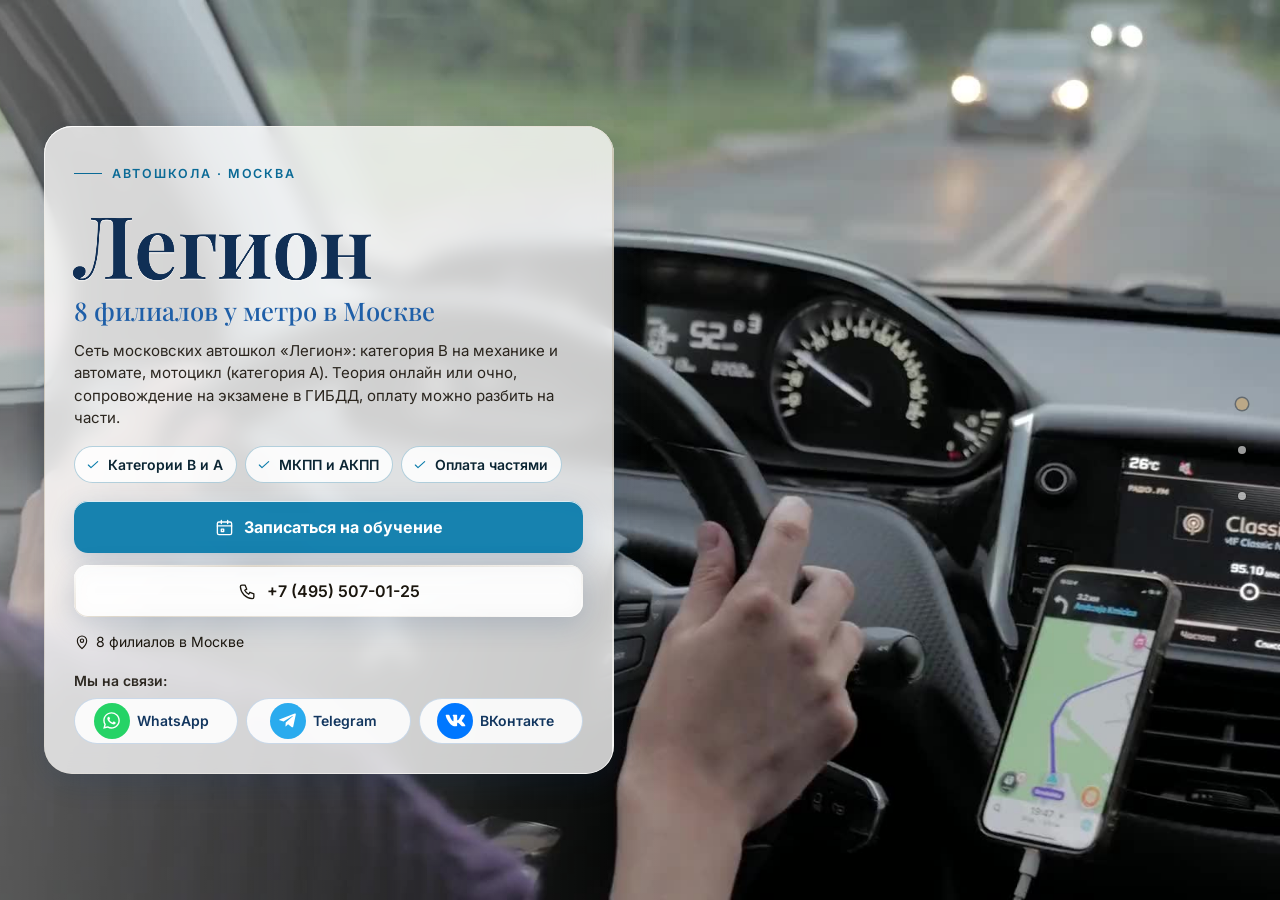
<file: index.html>
<!DOCTYPE html>
<html lang="ru" data-theme="light">
<head>
<meta charset="utf-8">
<meta name="viewport" content="width=device-width, initial-scale=1, viewport-fit=cover">
<title>Автошкола «Легион» — права категорий B и A, 8 филиалов в Москве, от 34 000 ₽</title>
<meta name="description" content="Автошкола «Легион» в Москве: категория B на МКПП и АКПП от 34 000 ₽, мотоцикл (A) от 23 000 ₽. 8 филиалов у метро: Семёновская, Новокосино, Кузьминки, Некрасовка и другие. Телефон +7 (495) 507-01-25.">
<meta name="robots" content="noindex, nofollow, noarchive">
<meta name="geo.region" content="RU-SPE">
<meta name="geo.placename" content="Санкт-Петербург">
<meta name="geo.position" content="59.8944504;30.4585142">
<meta name="ICBM" content="59.8944504, 30.4585142">
<meta property="og:type" content="website">
<meta property="og:locale" content="ru_RU">
<meta property="og:site_name" content="Автошкола «Легион»">
<meta property="og:title" content="Автошкола «Легион» — права категорий B и A, 8 филиалов в Москве, от 34 000 ₽">
<meta property="og:description" content="Автошкола «Легион» в Москве: категория B на МКПП и АКПП от 34 000 ₽, мотоцикл (A) от 23 000 ₽. 8 филиалов у метро: Семёновская, Новокосино, Кузьминки, Некрасовка и другие. Телефон +7 (495) 507-01-25.">
<meta name="twitter:card" content="summary_large_image">
<meta name="twitter:title" content="Автошкола «Легион» — права категорий B и A, 8 филиалов в Москве, от 34 000 ₽">
<meta name="twitter:description" content="Автошкола «Легион» в Москве: категория B на МКПП и АКПП от 34 000 ₽, мотоцикл (A) от 23 000 ₽. 8 филиалов у метро: Семёновская, Новокосино, Кузьминки, Некрасовка и другие. Телефон +7 (495) 507-01-25.">
<meta name="theme-color" content="#eef8fd">
<link rel="icon" href="data:image/svg+xml,%3Csvg%20xmlns%3D%22http%3A//www.w3.org/2000/svg%22%20viewBox%3D%220%200%2064%2064%22%3E%3Crect%20width%3D%2264%22%20height%3D%2264%22%20rx%3D%2214%22%20fill%3D%22%231f5fa8%22/%3E%3Ccircle%20cx%3D%2232%22%20cy%3D%2232%22%20r%3D%2217%22%20fill%3D%22none%22%20stroke%3D%22%23fff%22%20stroke-width%3D%225%22/%3E%3Ccircle%20cx%3D%2232%22%20cy%3D%2232%22%20r%3D%225%22%20fill%3D%22%23ffc54d%22/%3E%3C/svg%3E">
<script>document.documentElement.classList.add('js');try{var _i=parseInt(localStorage.getItem('nb_fs2'),10),_f=[1,1.15,1.3,1.5][_i];if(_f)document.documentElement.style.setProperty('--fs',_f)}catch(e){}</script>
<style id="hero-timing">:root{--hero-d:1.2s}</style>
<link rel="preload" as="image" href="img/hero-poster.jpg?v=2" fetchpriority="high">
<!-- шрифты лежат внутри сайта: Google Fonts у российской аудитории режется -->
<style>
@font-face{font-family:'Inter';font-style:normal;font-weight:400;font-display:swap;src:url(assets/fonts/inter-400-cyrillic-ext.woff2) format('woff2');unicode-range:U+0460-052F, U+1C80-1C8A, U+20B4, U+2DE0-2DFF, U+A640-A69F, U+FE2E-FE2F}
@font-face{font-family:'Inter';font-style:normal;font-weight:400;font-display:swap;src:url(assets/fonts/inter-400-cyrillic.woff2) format('woff2');unicode-range:U+0301, U+0400-045F, U+0490-0491, U+04B0-04B1, U+2116}
@font-face{font-family:'Inter';font-style:normal;font-weight:400;font-display:swap;src:url(assets/fonts/inter-400-latin-ext.woff2) format('woff2');unicode-range:U+0100-02BA, U+02BD-02C5, U+02C7-02CC, U+02CE-02D7, U+02DD-02FF, U+0304, U+0308, U+0329, U+1D00-1DBF, U+1E00-1E9F, U+1EF2-1EFF, U+2020, U+20A0-20AB, U+20AD-20C0, U+2113, U+2C60-2C7F, U+A720-A7FF}
@font-face{font-family:'Inter';font-style:normal;font-weight:400;font-display:swap;src:url(assets/fonts/inter-400-latin.woff2) format('woff2');unicode-range:U+0000-00FF, U+0131, U+0152-0153, U+02BB-02BC, U+02C6, U+02DA, U+02DC, U+0304, U+0308, U+0329, U+2000-206F, U+20AC, U+2122, U+2191, U+2193, U+2212, U+2215, U+FEFF, U+FFFD}
@font-face{font-family:'Inter';font-style:normal;font-weight:500;font-display:swap;src:url(assets/fonts/inter-500-cyrillic-ext.woff2) format('woff2');unicode-range:U+0460-052F, U+1C80-1C8A, U+20B4, U+2DE0-2DFF, U+A640-A69F, U+FE2E-FE2F}
@font-face{font-family:'Inter';font-style:normal;font-weight:500;font-display:swap;src:url(assets/fonts/inter-500-cyrillic.woff2) format('woff2');unicode-range:U+0301, U+0400-045F, U+0490-0491, U+04B0-04B1, U+2116}
@font-face{font-family:'Inter';font-style:normal;font-weight:500;font-display:swap;src:url(assets/fonts/inter-500-latin-ext.woff2) format('woff2');unicode-range:U+0100-02BA, U+02BD-02C5, U+02C7-02CC, U+02CE-02D7, U+02DD-02FF, U+0304, U+0308, U+0329, U+1D00-1DBF, U+1E00-1E9F, U+1EF2-1EFF, U+2020, U+20A0-20AB, U+20AD-20C0, U+2113, U+2C60-2C7F, U+A720-A7FF}
@font-face{font-family:'Inter';font-style:normal;font-weight:500;font-display:swap;src:url(assets/fonts/inter-500-latin.woff2) format('woff2');unicode-range:U+0000-00FF, U+0131, U+0152-0153, U+02BB-02BC, U+02C6, U+02DA, U+02DC, U+0304, U+0308, U+0329, U+2000-206F, U+20AC, U+2122, U+2191, U+2193, U+2212, U+2215, U+FEFF, U+FFFD}
@font-face{font-family:'Inter';font-style:normal;font-weight:600;font-display:swap;src:url(assets/fonts/inter-600-cyrillic-ext.woff2) format('woff2');unicode-range:U+0460-052F, U+1C80-1C8A, U+20B4, U+2DE0-2DFF, U+A640-A69F, U+FE2E-FE2F}
@font-face{font-family:'Inter';font-style:normal;font-weight:600;font-display:swap;src:url(assets/fonts/inter-600-cyrillic.woff2) format('woff2');unicode-range:U+0301, U+0400-045F, U+0490-0491, U+04B0-04B1, U+2116}
@font-face{font-family:'Inter';font-style:normal;font-weight:600;font-display:swap;src:url(assets/fonts/inter-600-latin-ext.woff2) format('woff2');unicode-range:U+0100-02BA, U+02BD-02C5, U+02C7-02CC, U+02CE-02D7, U+02DD-02FF, U+0304, U+0308, U+0329, U+1D00-1DBF, U+1E00-1E9F, U+1EF2-1EFF, U+2020, U+20A0-20AB, U+20AD-20C0, U+2113, U+2C60-2C7F, U+A720-A7FF}
@font-face{font-family:'Inter';font-style:normal;font-weight:600;font-display:swap;src:url(assets/fonts/inter-600-latin.woff2) format('woff2');unicode-range:U+0000-00FF, U+0131, U+0152-0153, U+02BB-02BC, U+02C6, U+02DA, U+02DC, U+0304, U+0308, U+0329, U+2000-206F, U+20AC, U+2122, U+2191, U+2193, U+2212, U+2215, U+FEFF, U+FFFD}
@font-face{font-family:'Inter';font-style:normal;font-weight:700;font-display:swap;src:url(assets/fonts/inter-700-cyrillic-ext.woff2) format('woff2');unicode-range:U+0460-052F, U+1C80-1C8A, U+20B4, U+2DE0-2DFF, U+A640-A69F, U+FE2E-FE2F}
@font-face{font-family:'Inter';font-style:normal;font-weight:700;font-display:swap;src:url(assets/fonts/inter-700-cyrillic.woff2) format('woff2');unicode-range:U+0301, U+0400-045F, U+0490-0491, U+04B0-04B1, U+2116}
@font-face{font-family:'Inter';font-style:normal;font-weight:700;font-display:swap;src:url(assets/fonts/inter-700-latin-ext.woff2) format('woff2');unicode-range:U+0100-02BA, U+02BD-02C5, U+02C7-02CC, U+02CE-02D7, U+02DD-02FF, U+0304, U+0308, U+0329, U+1D00-1DBF, U+1E00-1E9F, U+1EF2-1EFF, U+2020, U+20A0-20AB, U+20AD-20C0, U+2113, U+2C60-2C7F, U+A720-A7FF}
@font-face{font-family:'Inter';font-style:normal;font-weight:700;font-display:swap;src:url(assets/fonts/inter-700-latin.woff2) format('woff2');unicode-range:U+0000-00FF, U+0131, U+0152-0153, U+02BB-02BC, U+02C6, U+02DA, U+02DC, U+0304, U+0308, U+0329, U+2000-206F, U+20AC, U+2122, U+2191, U+2193, U+2212, U+2215, U+FEFF, U+FFFD}
@font-face{font-family:'Playfair Display';font-style:normal;font-weight:500;font-display:swap;src:url(assets/fonts/playfair-display-500-cyrillic.woff2) format('woff2');unicode-range:U+0301, U+0400-045F, U+0490-0491, U+04B0-04B1, U+2116}
@font-face{font-family:'Playfair Display';font-style:normal;font-weight:500;font-display:swap;src:url(assets/fonts/playfair-display-500-latin-ext.woff2) format('woff2');unicode-range:U+0100-02BA, U+02BD-02C5, U+02C7-02CC, U+02CE-02D7, U+02DD-02FF, U+0304, U+0308, U+0329, U+1D00-1DBF, U+1E00-1E9F, U+1EF2-1EFF, U+2020, U+20A0-20AB, U+20AD-20C0, U+2113, U+2C60-2C7F, U+A720-A7FF}
@font-face{font-family:'Playfair Display';font-style:normal;font-weight:500;font-display:swap;src:url(assets/fonts/playfair-display-500-latin.woff2) format('woff2');unicode-range:U+0000-00FF, U+0131, U+0152-0153, U+02BB-02BC, U+02C6, U+02DA, U+02DC, U+0304, U+0308, U+0329, U+2000-206F, U+20AC, U+2122, U+2191, U+2193, U+2212, U+2215, U+FEFF, U+FFFD}
@font-face{font-family:'Playfair Display';font-style:normal;font-weight:600;font-display:swap;src:url(assets/fonts/playfair-display-600-cyrillic.woff2) format('woff2');unicode-range:U+0301, U+0400-045F, U+0490-0491, U+04B0-04B1, U+2116}
@font-face{font-family:'Playfair Display';font-style:normal;font-weight:600;font-display:swap;src:url(assets/fonts/playfair-display-600-latin-ext.woff2) format('woff2');unicode-range:U+0100-02BA, U+02BD-02C5, U+02C7-02CC, U+02CE-02D7, U+02DD-02FF, U+0304, U+0308, U+0329, U+1D00-1DBF, U+1E00-1E9F, U+1EF2-1EFF, U+2020, U+20A0-20AB, U+20AD-20C0, U+2113, U+2C60-2C7F, U+A720-A7FF}
@font-face{font-family:'Playfair Display';font-style:normal;font-weight:600;font-display:swap;src:url(assets/fonts/playfair-display-600-latin.woff2) format('woff2');unicode-range:U+0000-00FF, U+0131, U+0152-0153, U+02BB-02BC, U+02C6, U+02DA, U+02DC, U+0304, U+0308, U+0329, U+2000-206F, U+20AC, U+2122, U+2191, U+2193, U+2212, U+2215, U+FEFF, U+FFFD}
/* ===== Notary site — generator stylesheet (light warm base, dark theme by toggle) ===== */
:root{
  --p100:#665230; --p90:#97825e; --p80:#bba887; --p70:#c2b9a9; --p50:#dad5ce; --p40:#e0dedb;
  --p30:#eeece9; --p20:#f1f1f0; --p10:#f8f8f8; --n100:#0e0f11; --n90:#3c404b; --n10:#fff;

  --bg:var(--p10); --bg2:var(--p20); --bg3:var(--p30); --card:var(--n10); --text:var(--n100); --muted:var(--n90);
  --line:var(--p50); --line2:var(--p40); --accent:var(--p90); --accent-d:var(--p100); --accent-l:var(--p80); --accent-soft:var(--p30);
  --on-accent:#fff; --shadow:0 1px 10px rgba(51,51,51,.10); --shadow-lg:0 12px 40px rgba(30,24,10,.14);
  --hero-ov1:rgba(14,15,17,.72); --hero-ov2:rgba(14,15,17,.30); --sec-ov:rgba(248,248,248,.72);
  --ok:#2e8b57; --bad:#b4453b;
  /* те же цвета составляющими: rgba() понимают все браузеры, color-mix() — нет */
  --bg-rgb:248,248,248; --card-rgb:255,255,255; --accent-rgb:151,130,94; --ok-rgb:46,139,87;

  --zc:var(--fs); --fs:1; --vwu:calc(1vw / var(--fs)); --vhu:calc(1vh / var(--fs));   /* масштаб текста (А−/А+) и «честные» vw/vh под ним */
  --hdr-h:68px; --bar-h:70px; --vh:calc(100*var(--vhu)); --gap:24px; --radius:14px; --radius-s:10px;
  --font:"Inter",Tahoma,Arial,sans-serif; --serif:"Playfair Display",Georgia,"Times New Roman",serif;
  --ease:cubic-bezier(.65,.05,.36,1); --speed:520ms;
}
html[data-theme="dark"]{
  --bg:#17150f; --bg2:#1d1a13; --bg3:#252117; --card:#221e15; --text:#f1ebdf; --muted:#b9ae98;
  --line:#3a3325; --line2:#2f2a1e; --accent:#c9b17f; --accent-d:#e0cf9f; --accent-l:#8d7b58; --accent-soft:#2a251a;
  --on-accent:#17150f; --shadow:0 1px 12px rgba(0,0,0,.45); --shadow-lg:0 14px 40px rgba(0,0,0,.55);
  --hero-ov1:rgba(10,9,6,.80); --hero-ov2:rgba(10,9,6,.40); --sec-ov:rgba(16,15,12,.76);
  --bg-rgb:23,21,15; --card-rgb:34,30,21; --accent-rgb:201,177,127;
}

*,*::before,*::after{box-sizing:border-box}
/* А−/А+: весь сайт — шапка, плашки, меню, формы, окна — растёт пропорционально, как при увеличении масштаба в браузере */
html{-webkit-text-size-adjust:100%;scroll-behavior:auto;zoom:var(--fs,1)}
html,body{height:100%;margin:0;overflow:hidden;background:var(--bg);color:var(--text);
  font-family:var(--font);font-size:16px;line-height:1.55;-webkit-font-smoothing:antialiased}
body{overscroll-behavior:none;position:relative}
a{color:inherit;text-decoration:none}
img{display:block;max-width:100%}
button{font:inherit;color:inherit;background:none;border:0;padding:0;cursor:pointer}
input,select,textarea{font:inherit;color:inherit}
h1,h2,h3,h4,p{margin:0}
ul{margin:0;padding:0;list-style:none}
svg{display:block}
.ico{width:22px;height:22px;stroke:currentColor;fill:none;stroke-width:1.7;stroke-linecap:round;stroke-linejoin:round;flex:none}
.vh{position:absolute!important;width:1px;height:1px;overflow:hidden;clip:rect(0 0 0 0);white-space:nowrap}

/* ---------- typography helpers ---------- */
.kicker{display:inline-flex;align-items:center;gap:10px;font-size:13px;font-weight:600;letter-spacing:.14em;text-transform:uppercase;color:var(--accent)}
.kicker::before{content:"";width:28px;height:1px;background:var(--accent)}
.h2{font-size:clamp(26px,calc(3.2*var(--vwu,1vw)),40px);font-weight:600;letter-spacing:-.02em;line-height:1.12;margin-top:10px}
.lead{color:var(--muted);font-size:17px;max-width:640px;margin-top:12px}
.sec-head{margin-bottom:28px}
#contacts .sec-head{margin-bottom:18px}

/* ---------- buttons ---------- */
.btn{display:inline-flex;align-items:center;justify-content:center;gap:10px;min-height:48px;padding:0 22px;border-radius:999px;
  font-weight:600;font-size:15px;line-height:1;border:1.5px solid transparent;transition:background .25s,color .25s,border-color .25s,transform .2s,box-shadow .25s;white-space:nowrap}
.btn:active{transform:translateY(1px)}
.btn-primary{background:var(--accent-d);color:var(--on-accent);border-color:var(--accent-d)}
.btn-primary:hover{background:var(--accent);border-color:var(--accent);color:#fff}
html[data-theme="dark"] .btn-primary:hover{color:#17150f}
.btn-ghost{border-color:var(--line);color:var(--text);background:var(--card)}
.btn-ghost:hover{border-color:var(--accent);color:var(--accent-d)}
.btn-light{background:rgba(255,255,255,.14);color:#fff;border-color:rgba(255,255,255,.55);backdrop-filter:blur(6px)}
.btn-light:hover{background:#fff;color:var(--n100)}
.btn-white{background:#fff;color:var(--n100);border-color:#fff}
.btn-white:hover{background:var(--p30);border-color:var(--p30)}
.btn .ico{width:18px;height:18px}
.btn-sm{min-height:44px;padding:0 16px;font-size:14px}

/* ---------- header ---------- */
.hdr{position:fixed;top:0;left:0;right:0;height:var(--hdr-h);z-index:200;display:flex;align-items:center;
  zoom:calc(1 / var(--zc,1)); --vwu:1vw; --vhu:1vh;   /* А−/А+ шапку не трогают: она всегда как при 100 % (страница в zoom, шапка — встречный zoom) */
  background:rgba(var(--bg-rgb),.88);backdrop-filter:blur(12px);-webkit-backdrop-filter:blur(12px);
  border-bottom:1px solid var(--line2);transition:background .3s}
.hdr-in{width:100%;max-width:1280px;margin:0 auto;padding:0 28px;display:flex;align-items:center;gap:24px}
.brand{display:flex;align-items:center;gap:12px;min-width:0;min-height:44px}
.mono-img{object-fit:contain;background:#fff;padding:2px;box-sizing:border-box}
.mono{width:42px;height:42px;border-radius:12px;background:var(--accent-d);color:var(--on-accent);display:grid;place-items:center;
  font-family:var(--serif);font-size:20px;font-weight:600;flex:none;letter-spacing:.02em}
.brand-t{display:flex;flex-direction:column;line-height:1.15;min-width:0}
.brand-n{font-weight:600;font-size:15px;white-space:nowrap;overflow:hidden;text-overflow:ellipsis}
.brand-s{font-size:13px;color:var(--muted);white-space:nowrap;overflow:hidden;text-overflow:ellipsis}
.nav{display:flex;align-items:center;gap:4px;margin-left:auto}
.nav > li{position:relative}
.nav-a{display:inline-flex;align-items:center;gap:6px;min-height:44px;padding:10px 12px;border-radius:8px;font-size:14px;font-weight:500;color:var(--text);opacity:.8;transition:opacity .2s,background .2s}
.nav-a:hover,.nav-a.cur,.nav > li.open > .nav-a{opacity:1;background:var(--bg3)}
.nav-a .chev{width:14px;height:14px;transition:transform .25s}
.nav > li.open > .nav-a .chev{transform:rotate(180deg)}
.hdr-tools{display:flex;align-items:center;gap:6px;margin-left:8px}
.tool{width:44px;height:44px;border-radius:10px;display:grid;place-items:center;color:var(--text);opacity:.8;transition:background .2s,opacity .2s}
.tool:hover{background:var(--bg3);opacity:1}
.tool .ico{width:20px;height:20px}
.tool-lang{width:auto;padding:0 10px;gap:6px;font-size:13px;font-weight:600;letter-spacing:.04em;display:flex;align-items:center}
.lang-wrap{position:relative}
.lang-dd{position:absolute;right:0;top:calc(100% + 8px);background:var(--card);border:1px solid var(--line);border-radius:12px;box-shadow:var(--shadow-lg);
  padding:6px;min-width:190px;display:none;z-index:210}
.lang-wrap.open .lang-dd{display:block}
.lang-dd button,.lang-dd a{display:flex;width:100%;align-items:center;gap:10px;min-height:44px;padding:9px 12px;border-radius:8px;font-size:14px;text-align:left}
.lang-dd button:hover,.lang-dd a:hover{background:var(--bg3)}
.lang-dd button.cur,.lang-dd a.cur{color:var(--accent-d);font-weight:600}
.lang-dd b{font-size:13px;letter-spacing:.08em;width:26px;color:var(--muted)}
.hdr-book{margin-left:4px}
.burger{display:none}
.moon,.sun{display:none}
html[data-theme="dark"] .sun{display:block}
html:not([data-theme="dark"]) .moon{display:block}

/* mega menu */
.mega{position:absolute;left:50%;top:calc(100% + 10px);transform:translateX(-50%);width:min(980px,calc(calc(100*var(--vwu,1vw)) - 40px));
  background:var(--card);border:1px solid var(--line);border-radius:16px;box-shadow:var(--shadow-lg);padding:20px;display:none;z-index:210}
.nav > li.open > .mega{display:block}
.mega-head{display:flex;justify-content:space-between;align-items:baseline;gap:16px;padding:0 6px 14px;border-bottom:1px solid var(--line2);margin-bottom:12px}
.mega-head b{font-size:14px}
.mega-head span{font-size:13px;color:var(--muted)}
.mega-grid{display:grid;grid-template-columns:repeat(2,1fr);gap:4px}
.mega-it{display:flex;gap:12px;align-items:flex-start;padding:10px 12px;border-radius:10px;text-align:left;width:100%;transition:background .2s}
.mega-it:hover{background:var(--bg3)}
.mega-it .cic{width:38px;height:38px;border-radius:10px;background:var(--accent-soft);color:var(--accent-d);display:grid;place-items:center;flex:none}
.mega-it .cic .ico{width:20px;height:20px}
.mega-it b{display:block;font-size:14px;font-weight:600}
.mega-it small{display:block;font-size:13px;color:var(--muted);line-height:1.35;margin-top:2px}
.mega-it em{font-style:normal;font-size:13px;color:var(--accent);margin-top:3px;display:block}

/* mobile menu */
.mmenu{position:fixed;top:calc(var(--hdr-h) / var(--zc,1));left:0;right:0;bottom:var(--bar-h);z-index:190;background:var(--bg);overflow-y:auto;padding:14px 18px 30px;display:none}
.mmenu.open{display:block}
.mmenu a,.mmenu .macc > button{display:flex;align-items:center;justify-content:space-between;width:100%;padding:14px 6px;border-bottom:1px solid var(--line2);font-size:17px;font-weight:500;text-align:left}
.mmenu .macc > button .chev{width:18px;height:18px;transition:transform .25s}
.mmenu .macc.open > button .chev{transform:rotate(180deg)}
.mmenu .macc-list{display:none;padding:4px 0 8px}
.mmenu .macc.open .macc-list{display:block}
.mmenu .macc-list button{display:flex;align-items:center;gap:12px;width:100%;padding:11px 8px;border-radius:10px;text-align:left;font-size:15px}
.mmenu .macc-list button:hover{background:var(--bg3)}
.mmenu .macc-list .cic{width:32px;height:32px;border-radius:8px;background:var(--accent-soft);color:var(--accent-d);display:grid;place-items:center;flex:none}
.mmenu .macc-list .cic .ico{width:17px;height:17px}
.mmenu-foot{display:flex;flex-wrap:wrap;gap:8px;margin-top:18px}
.mmenu-foot .btn{flex:1}

/* ---------- full-page scroller ---------- */
.fp{position:relative;width:100%;height:var(--vh);overflow:hidden}
.fp-track{will-change:transform;transition:transform var(--speed) var(--ease)}
.fp-track.no-anim{transition:none}
.sec{position:relative;height:var(--vh);width:100%;overflow:hidden}
.sec-scroll{height:100%;overflow-y:auto;overflow-x:hidden;display:flex;flex-direction:column;
  padding:calc(var(--hdr-h) / var(--zc,1) + 20px) 28px calc(var(--bar-h) + 96px);-webkit-overflow-scrolling:touch;scrollbar-width:thin;scrollbar-color:var(--line) transparent}
.wrap{margin:auto;width:100%;max-width:1180px}
.sec-alt{background:var(--bg2)}

/* reveal animation */
.rv{opacity:0;transform:translateY(18px);transition:opacity .7s ease,transform .7s ease;transition-delay:calc(var(--i,0) * 90ms)}
.sec.active .rv{opacity:1;transform:none}

/* side dots */
.dots{position:fixed;right:16px;top:50%;transform:translateY(-50%);z-index:150;display:flex;flex-direction:column;gap:2px}
.dots button{position:relative;width:44px;height:44px;display:grid;place-items:center}
.dots button::after{content:"";width:8px;height:8px;border-radius:50%;background:var(--muted);opacity:.45;transition:transform .25s,opacity .25s,background .25s}
.dots button:hover::after{opacity:.9}
.dots button.cur::after{background:var(--accent);opacity:1;transform:scale(1.5)}
.dots button span{position:absolute;right:32px;top:50%;transform:translateY(-50%) translateX(6px);background:var(--n100);color:#fff;font-size:13px;
  padding:5px 10px;border-radius:6px;white-space:nowrap;opacity:0;pointer-events:none;transition:opacity .2s,transform .2s}
.dots button:hover span{opacity:1;transform:translateY(-50%)}
.sec-hero ~ .dots{color:#fff}
body[data-sec="0"] .dots button::after{background:#fff}
body[data-sec="0"] .dots button.cur::after{background:var(--p80)}

.sec:not(.sec-hero) .sec-scroll{position:relative;z-index:1}

.status{display:inline-flex;align-items:center;gap:8px;padding:8px 14px 8px 10px;border-radius:999px;background:rgba(255,255,255,.12);border:1px solid rgba(255,255,255,.28);font-size:13px;backdrop-filter:blur(6px)}
.status i{width:9px;height:9px;border-radius:50%;background:#7bd389;box-shadow:0 0 0 3px rgba(123,211,137,.28)}
.status.closed i{background:#f08a7e;box-shadow:0 0 0 3px rgba(240,138,126,.28)}
.status.soon i{background:#f0c674;box-shadow:0 0 0 3px rgba(240,198,116,.28)}
.status span{opacity:.85}
.addr-link{display:inline-flex;align-items:center;gap:6px;border-bottom:1px solid currentColor;padding:13px 0 14px;margin:-13px 0 -14px;transition:color .2s}
.addr-link:hover{color:var(--accent)}
.addr-link .ico{width:16px;height:16px}

/* ---------- services ---------- */
.svc-grid{display:grid;grid-template-columns:repeat(5,1fr);gap:14px}
.svc{display:flex;flex-direction:column;align-items:flex-start;gap:10px;padding:18px 16px 16px;border-radius:var(--radius);background:var(--card);border:1px solid var(--line2);
  text-align:left;min-height:170px;transition:transform .25s,box-shadow .25s,border-color .25s;position:relative}
.svc:hover{transform:translateY(-3px);box-shadow:var(--shadow-lg);border-color:var(--accent-l)}
.svc .cic{width:44px;height:44px;border-radius:12px;background:var(--accent-soft);color:var(--accent-d);display:grid;place-items:center}
.svc b{font-size:15px;font-weight:600;line-height:1.3}
.svc small{font-size:13px;color:var(--muted);line-height:1.35}
.svc em{font-style:normal;font-size:13px;color:var(--accent);margin-top:auto;padding-top:6px;display:inline-flex;align-items:center;gap:4px}
.svc em .ico{width:12px;height:12px}

/* ---------- about ---------- */
.about{display:grid;grid-template-columns:1.15fr .85fr;gap:48px;align-items:start}
.about-txt p{color:var(--muted);margin-top:14px;font-size:16px}
.about-txt p:first-of-type{color:var(--text)}
.quote{margin-top:22px;padding:16px 20px;border-left:3px solid var(--accent);background:var(--card);border-radius:0 12px 12px 0;font-family:var(--serif);font-size:18px;line-height:1.45;color:var(--text)}
.creds{display:grid;gap:10px}
.cred{display:flex;gap:14px;align-items:center;padding:14px 16px;border-radius:12px;background:var(--card);border:1px solid var(--line2)}
.cred .cic{width:40px;height:40px;border-radius:10px;background:var(--accent-soft);color:var(--accent-d);display:grid;place-items:center;flex:none}
.cred .cic .ico{width:20px;height:20px}
.cred small{display:block;font-size:13px;color:var(--muted);text-transform:uppercase;letter-spacing:.06em}
.cred b{display:block;font-size:15px;font-weight:600;line-height:1.3}
.chips{display:flex;flex-wrap:wrap;gap:8px;margin-top:16px}
.chips li{padding:8px 14px;border-radius:999px;border:1px solid var(--accent-l);color:var(--accent-d);font-size:13.5px;font-weight:500;background:var(--card)}
.strong-lbl{margin-top:22px;font-size:13px;text-transform:uppercase;letter-spacing:.1em;color:var(--muted)}

/* ---------- how ---------- */
.steps{display:grid;grid-template-columns:repeat(5,1fr);gap:16px;position:relative;margin-top:14px}
.steps::before{content:"";position:absolute;left:8%;right:8%;top:30px;height:1px;background:var(--line)}
.step{position:relative;padding:0 8px}
.step-n{width:60px;height:60px;border-radius:50%;background:var(--card);border:1.5px solid var(--accent-l);color:var(--accent-d);display:grid;place-items:center;
  font-family:var(--serif);font-size:24px;font-weight:600;position:relative;z-index:1;transition:background .4s,color .4s}
.sec.active .step-n{animation:pop .6s var(--ease) both;animation-delay:calc(var(--i) * 140ms + 150ms)}
@keyframes pop{0%{transform:scale(.6);opacity:0}60%{transform:scale(1.08);opacity:1}100%{transform:scale(1)}}
.step b{display:block;margin-top:16px;font-size:17px;font-weight:600}
.step p{color:var(--muted);font-size:14.5px;margin-top:6px}

/* ---------- reviews ---------- */
.reviews{display:grid;grid-template-columns:300px 1fr;gap:28px;align-items:start}
.rsum{background:var(--card);border:1px solid var(--line2);border-radius:var(--radius);padding:26px 24px;text-align:center}
.rsum .big{font-family:var(--serif);font-size:64px;line-height:1;font-weight:500;color:var(--accent-d)}
.stars{display:inline-flex;gap:3px;--fill:100%}
.stars svg{width:20px;height:20px}
.stars .st{fill:var(--line);stroke:none}
.stars .st.on{fill:#e7b73b}
.stars .st.half{fill:url(#halfgrad)}
.rsum .stars{margin-top:8px}
.rsum p{color:var(--muted);font-size:13.5px;margin-top:10px;line-height:1.4}
.rsum .btn{margin-top:16px;width:100%}
.rsum .gis{display:block;margin:10px 0 -14px;padding:14px 0;font-size:13px;color:var(--accent-d);text-decoration:underline;text-underline-offset:3px}
.rgrid{display:grid;grid-template-columns:repeat(2,1fr);gap:14px}
.rev{background:var(--card);border:1px solid var(--line2);border-radius:var(--radius);padding:20px;display:flex;flex-direction:column;gap:10px}
.rev .stars svg{width:15px;height:15px}
.rev p{font-size:14.5px;line-height:1.5;flex:1}
.rev p::before{content:"“";font-family:var(--serif);color:var(--accent);font-size:22px;line-height:0;margin-right:4px;vertical-align:-6px}
.rev-meta{display:flex;flex-wrap:wrap;justify-content:space-between;gap:4px 10px;align-items:baseline;font-size:13px;color:var(--muted)}
.rev-meta b{color:var(--text);font-weight:600}
.rev-src{display:inline-flex;align-items:center;gap:5px;white-space:nowrap;margin-left:auto}
.rev-src i{width:6px;height:6px;border-radius:50%;background:var(--accent)}
.rev-sample{color:var(--muted);font-style:italic;opacity:.85}
.rev-real{color:var(--accent-d);font-weight:600}
.rev-real i{background:var(--ok)}
.rev-is-real{border-color:var(--accent-l)}
.demo-note{margin-top:14px;max-width:760px;font-size:13.5px;line-height:1.45;color:var(--muted);background:var(--accent-soft);
  border-left:3px solid var(--accent);border-radius:0 8px 8px 0;padding:8px 12px}
.rnote{margin-top:14px;font-size:13px;color:var(--muted)}

/* ---------- faq ---------- */
.faq{display:grid;grid-template-columns:1fr 1fr;gap:0 32px;align-items:start}
.faq-col{display:flex;flex-direction:column}
.fq{border-bottom:1px solid var(--line)}
.fq > button{display:flex;width:100%;align-items:center;justify-content:space-between;gap:16px;min-height:44px;padding:16px 4px;text-align:left;font-weight:600;font-size:15.5px;line-height:1.35}
.fq > button .pl{width:26px;height:26px;border-radius:50%;border:1px solid var(--line);display:grid;place-items:center;flex:none;color:var(--accent-d);transition:transform .3s,background .3s}
.fq > button .pl .ico{width:14px;height:14px}
.fq.open > button .pl{transform:rotate(45deg);background:var(--accent-soft)}
.fq-a{display:grid;grid-template-rows:0fr;transition:grid-template-rows .35s var(--ease)}
.fq.open .fq-a{grid-template-rows:1fr}
.fq-a > div{overflow:hidden}
.fq-a p{color:var(--muted);font-size:14.5px;padding:0 4px 16px;line-height:1.55}
.fq-a .faq-note{font-size:13px;color:var(--accent-d);padding-bottom:6px}
.fq-a .faq-note:empty{display:none}

/* ---------- contacts ---------- */
.contacts{display:grid;grid-template-columns:1fr 1.05fr 1fr;gap:18px;align-items:stretch}
.contacts .cbox{padding:16px 18px}
.cbox{background:var(--card);border:1px solid var(--line2);border-radius:var(--radius);padding:20px}
.cl{display:grid;gap:12px}
.cl li{display:flex;gap:12px;align-items:flex-start}
.cl .cic{width:36px;height:36px;border-radius:10px;background:var(--accent-soft);color:var(--accent-d);display:grid;place-items:center;flex:none}
.cl .cic .ico{width:18px;height:18px}
.cl small{display:block;font-size:13px;color:var(--muted);text-transform:uppercase;letter-spacing:.06em}
.cl b{display:block;font-weight:500;font-size:15px;line-height:1.4}
.cl a.tel,.cl a.mail{display:block;padding:14px 0;margin:-14px 0}
.cl a.tel:hover,.cl a.mail:hover{color:var(--accent-d)}
.hours-link{display:inline-block;font-size:13px;color:var(--accent-d);text-decoration:underline;text-underline-offset:3px;padding:14px 0;margin:-14px 0}
.cl .msgs{display:flex;gap:8px;margin-top:4px;flex-wrap:wrap}
.cl .msgs a{display:inline-flex;align-items:center;gap:6px;padding:6px 10px;border-radius:8px;border:1px solid var(--line);font-size:13px;min-height:44px}
.cl .msgs a .ico{width:16px;height:16px}
.mapbox{display:flex;flex-direction:column;gap:12px;padding:12px}
.map{flex:1;min-height:280px;border-radius:10px;overflow:hidden;border:1px solid var(--line);background:var(--bg3);position:relative}
.map iframe{width:100%;height:100%;border:0;position:absolute;inset:0}
.map-actions{display:flex;gap:8px;flex-wrap:wrap}
.map-actions .btn{flex:1;min-height:44px;font-size:14px;padding:0 12px}

/* form */
.form h3{font-size:19px;font-weight:600}
.form .fdesc{color:var(--muted);font-size:13.5px;margin-top:6px}
.fg{display:grid;gap:8px;margin-top:12px}
.f2{display:grid;grid-template-columns:1fr 1fr;gap:10px}
.fld{display:flex;flex-direction:column;gap:4px}
.fld label{font-size:13px;color:var(--muted);font-weight:500}
.fld input,.fld select,.fld textarea{width:100%;background:var(--bg);border:1px solid var(--line);border-radius:10px;padding:8px 12px;font-size:14px;transition:border-color .2s,box-shadow .2s;min-height:44px}
.fld textarea{min-height:48px;resize:vertical}
.fld input:focus,.fld select:focus,.fld textarea:focus{outline:0;border-color:var(--accent);box-shadow:0 0 0 3px rgba(var(--accent-rgb),.22)}
.fld.err input,.fld.err select{border-color:var(--bad)}
.ferr{font-size:13px;color:var(--bad);display:none}
.fld.err .ferr{display:block}
.fnote{font-size:13px;color:var(--muted);margin-top:8px;line-height:1.4}
.fok{display:none;margin-top:10px;padding:10px 12px;border-radius:10px;background:rgba(var(--ok-rgb),.12);color:var(--ok);font-size:13.5px}
.fok.show{display:block}

.foot{margin-top:18px;padding-top:12px;padding-left:250px;flex-wrap:nowrap;align-items:flex-start;border-top:1px solid var(--line2);display:flex;justify-content:space-between;gap:16px;flex-wrap:wrap;font-size:13px;color:var(--muted)}
.foot p{max-width:none}
.foot .fl{white-space:nowrap;flex:none}
.foot .fl a{margin-left:14px;padding:14px 0;margin-top:-14px;margin-bottom:-14px;display:inline-block;min-width:44px;text-align:center;text-decoration:underline;text-underline-offset:3px}

/* ---------- bottom bar ---------- */
.bar{position:fixed;inset:auto 0 0;z-index:300;background:var(--card);box-shadow:0 -1px 10px rgba(51,51,51,.1);border-top:1px solid var(--line2);
  padding:6px 0;padding-bottom:calc(6px + env(safe-area-inset-bottom,0px))}
.bar-in{display:flex;justify-content:space-around;align-items:center;max-width:1080px;margin:0 auto}
.bi{display:flex;flex-direction:column;align-items:center;gap:5px;padding:8px 24px;border-radius:10px;font-size:13.5px;line-height:1;color:var(--text);opacity:.65;
  transition:opacity .3s,background .3s,color .3s;flex:1;max-width:190px;min-width:0}
.bi span{white-space:nowrap;max-width:100%;overflow:hidden;text-overflow:ellipsis}
.bi .ico{width:24px;height:24px}
.bi:hover{opacity:1;background:var(--bg3)}
.bi.cur{opacity:1;color:var(--accent-d)}


/* ---------- modals ---------- */
.modal{position:fixed;inset:0;z-index:400;background:rgba(14,15,17,.62);display:none;align-items:center;justify-content:center;padding:20px}
.modal.open{display:flex}
.mbox{background:var(--card);color:var(--text);border-radius:18px;width:100%;max-width:560px;max-height:min(calc(86*var(--vhu,1vh)),860px);overflow:auto;padding:26px 26px 22px;position:relative;box-shadow:var(--shadow-lg);
  animation:mup .3s var(--ease)}
@keyframes mup{from{opacity:0;transform:translateY(16px) scale(.98)}to{opacity:1;transform:none}}
.mbox-lg{max-width:760px}
.mclose{position:absolute;top:12px;right:12px;width:44px;height:44px;border-radius:50%;display:grid;place-items:center;color:var(--muted)}
.mclose:hover{background:var(--bg3);color:var(--text)}
.mbox h3{font-size:22px;font-weight:600;padding-right:36px}
.mbox .msub{color:var(--muted);font-size:14px;margin-top:4px}
.hours-t{width:100%;border-collapse:collapse;margin-top:16px;font-size:15px}
.hours-t td{padding:9px 6px;border-bottom:1px solid var(--line2)}
.hours-t td:last-child{text-align:right;font-weight:500;white-space:nowrap}
.hours-t tr.today td{color:var(--accent-d);font-weight:600}
.hours-t tr.today td:first-child::after{content:" · " attr(data-today);font-weight:400;font-size:13px;color:var(--muted)}
.hours-t tr.off td:last-child{color:var(--muted);font-weight:400}
.mnote{margin-top:14px;padding:12px 14px;border-radius:10px;background:var(--bg2);font-size:13.5px;color:var(--muted)}
.mnote b{display:block;color:var(--text);margin-bottom:3px;font-size:13px}
.mcontacts{display:flex;flex-wrap:wrap;gap:8px;margin-top:14px}
.mcontacts a{display:inline-flex;align-items:center;gap:7px;min-height:44px;padding:9px 13px;border-radius:10px;border:1px solid var(--line);font-size:13.5px}
.mcontacts a .ico{width:16px;height:16px}
.mcontacts a:hover{border-color:var(--accent)}
/* способы записи: позвонить, написать на почту, заказать обратный звонок */
.bk-opts{display:grid;gap:10px;margin-top:14px}
.bk-opt{display:flex;align-items:center;gap:14px;min-height:60px;padding:10px 16px;border-radius:14px;border:1px solid var(--line);background:var(--bg3);color:var(--text);font-size:16px;font-weight:600;text-align:left;text-decoration:none;transition:border-color .2s,background .2s}
.bk-opt:hover{border-color:var(--accent);background:var(--accent-soft)}
.bk-opt .ico{width:24px;height:24px;color:var(--accent-d);flex:none}
.bk-opt small{display:block;font-weight:400;font-size:13px;color:var(--muted);margin-top:1px}
.mbox-book{max-width:440px}
/* оплата значками, подпись у общего телефона */
.pay-pills{display:flex;flex-wrap:wrap;gap:6px;margin-top:5px}
.pay-pill{display:inline-flex;align-items:center;gap:6px;padding:4px 11px 4px 9px;border-radius:999px;border:1px solid var(--line);background:var(--bg3);font-size:13px;font-weight:600;line-height:1.3;white-space:nowrap}
.pay-pill .ico{width:15px;height:15px;color:var(--accent-d)}
.pay-pill.pay-logo{background:#fff;border-color:rgba(0,0,0,.12);padding:3px 11px;min-height:28px}
.pay-pill.pay-logo img{display:block;height:17px;width:auto}
.pay-pill.pay-logo img[src$="sbp.svg"]{height:20px}

.brand-t{display:flex;flex-direction:column;justify-content:center;gap:2px;line-height:1.1;min-width:0}
.brand-s{display:block;font-size:10.5px;font-weight:600;letter-spacing:.16em;text-transform:uppercase;color:var(--muted);white-space:nowrap;overflow:visible;text-overflow:clip}
.brand-n{font-size:16px;font-weight:600;white-space:nowrap;overflow:visible;text-overflow:clip}
.nav-a{white-space:nowrap}
#navServices{position:static}
.mega{max-height:calc(calc(100*var(--vhu,1vh)) - var(--hdr-h) - 24px);overflow-y:auto;top:calc(100% + 6px);width:min(980px,calc(calc(100*var(--vwu,1vw)) - 32px))}
@media screen and (max-width:760px){.mega-grid{grid-template-columns:1fr}}
@media screen and (max-width:479px){.brand-t{display:flex}.brand-s{font-size:9px;letter-spacing:.14em}.brand-n{font-size:12.5px;white-space:normal;line-height:1.12}}
.bk-inline{grid-template-columns:repeat(3,1fr);gap:8px}
.bk-inline .bk-opt{flex-direction:column;justify-content:center;gap:5px;min-height:76px;padding:9px 6px;font-size:13.5px;text-align:center;line-height:1.2}
.bk-inline .bk-opt .ico{width:22px;height:22px}
.bk-inline .bk-opt small{display:none}
/* services modal */
.svc-list{margin-top:16px;display:grid;grid-template-columns:1fr 1fr;gap:6px}
.svc-list button{display:flex;gap:10px;align-items:center;width:100%;min-height:44px;text-align:left;padding:10px 12px;border-radius:10px;font-size:14px;line-height:1.35;border:1px solid var(--line2);background:var(--bg)}
.svc-list button:hover{border-color:var(--accent);background:var(--accent-soft)}
.svc-list button .ico{width:16px;height:16px;color:var(--accent);margin-top:2px}
.mhint{font-size:13px;color:var(--muted);margin-top:12px}
.mhead{display:flex;gap:14px;align-items:center;padding-right:36px}
.mhead .cic{width:48px;height:48px;border-radius:12px;background:var(--accent-soft);color:var(--accent-d);display:grid;place-items:center;flex:none}

/* ---------- responsive ---------- */
@media (max-width:1200px){
  .svc-grid{grid-template-columns:repeat(5,1fr)}
  .svc{min-height:160px;padding:14px}
  .svc small{display:none}
}
@media screen and (max-width:991px){
  :root{--hdr-h:62px}
  .nav,.hdr-book{display:none}
  .burger{display:grid}
  .hdr-in{padding:0 18px;gap:12px}
}
@media (max-width:991px){
  :root{--bar-h:64px}
  .sec-scroll{padding:calc(var(--hdr-h) / var(--zc,1) + 16px) 22px calc(var(--bar-h) + 96px)}
  .dots{right:8px;gap:8px}
  .dots button span{display:none}
  .svc-grid{grid-template-columns:repeat(3,1fr);gap:10px}
  .svc{min-height:0}
  .about{grid-template-columns:1fr;gap:22px}
  .steps{grid-template-columns:repeat(5,1fr);gap:10px}
  .step-n{width:48px;height:48px;font-size:20px}
  .step b{font-size:15px}.step p{font-size:13px}
  .reviews{grid-template-columns:1fr;gap:16px}
  .rsum{display:flex;align-items:center;gap:18px;text-align:left;padding:16px 18px}
  .rsum .big{font-size:44px}.rsum .stars{margin:0}.rsum p{margin:0;flex:1}.rsum .btn{margin:0;width:auto}.rsum .gis{display:none}
  .faq{grid-template-columns:1fr;gap:0}
  .contacts{grid-template-columns:1fr 1fr}
  .foot{padding-left:0}
  .contacts .form{grid-column:1 / -1}
  .map{min-height:240px}
  .bi{padding:10px 12px;font-size:13px}
}
@media (max-width:767px){
  :root{--bar-h:62px}
  .h2{font-size:26px}
  .lead{font-size:15px}
  .sec-head{margin-bottom:18px}
  .sec-scroll{padding-left:16px;padding-right:16px}
  .svc-grid{grid-template-columns:repeat(2,1fr);gap:10px}
  .svc{padding:12px;gap:8px}
  .svc .cic{width:36px;height:36px}
  .svc b{font-size:13.5px}
  .svc em{display:none}
  .steps{grid-template-columns:1fr;gap:12px}
  .steps::before{left:24px;right:auto;top:10px;bottom:10px;height:auto;width:1px}
  .step{display:grid;grid-template-columns:48px 1fr;gap:14px;align-items:start;padding:0}
  .step-n{grid-row:1 / span 2}
  .step b{margin-top:10px;grid-column:2}
  .step p{grid-column:2;margin-top:2px}
  .rgrid{display:flex;overflow-x:auto;gap:12px;scroll-snap-type:x mandatory;padding-bottom:8px;margin:0 -16px;padding-left:16px;padding-right:16px;scrollbar-width:none}
  .rgrid::-webkit-scrollbar{display:none}
  .rev{flex:0 0 82%;scroll-snap-align:start}
  .rsum{flex-wrap:wrap;gap:12px}
  .rsum p{flex-basis:100%}
  .contacts{grid-template-columns:1fr;gap:14px}
  .contacts .form{grid-column:auto}
  .cbox{padding:16px}
  .map{min-height:220px}
  .f2{grid-template-columns:1fr}
  .foot{flex-direction:column;gap:8px;padding-left:0}
  .bi{padding:8px 4px;font-size:13px;gap:4px}
  .bi .ico{width:22px;height:22px}
  .sec-scroll{padding-bottom:calc(var(--bar-h) + 66px)}
  .mmenu{padding-bottom:80px}
  .demo-note{font-size:13px;padding:7px 10px}
  .mbox{padding:22px 18px 18px;border-radius:16px}
  .svc-list{grid-template-columns:1fr}
  .dots{right:6px;gap:0}
  .dots button{width:44px;height:44px}
  .dots button::after{width:6px;height:6px}
}
@media screen and (max-width:479px){
  :root{--hdr-h:58px}
  .mono{width:36px;height:36px;font-size:17px;border-radius:10px}
  .brand-n{font-size:14px}
  /* тапы в шапке доведены до 44px (см. .tool ниже) — на самой узкой ширине
     текстовому названию рядом с логотипом уже не хватает места без обрезки,
     поэтому в шапке оставляем только логотип-ссылку */
  .tool{width:44px;height:44px}
  .tool-lang{padding:0 8px;width:auto}
  .tool-lang .ico{display:none}
}
@media (max-width:479px){
  :root{--bar-h:60px}
  .svc{padding:11px 10px}
  .svc b{font-size:13px}
  .bi{padding:6px 2px;font-size:13px;gap:4px;width:100%;max-width:none;letter-spacing:-.01em}
  .bi .ico{width:20px;height:20px}
  .bar{padding:5px 0}
  .cl b{font-size:14px}
}
@media (max-height:640px) and (min-width:768px){
  .svc{min-height:0}
}
@media (prefers-reduced-motion:reduce){
  .fp-track{transition-duration:0s}
  .rv{transition:none;opacity:1;transform:none}
}


/* пометка «демонстрационный проект» в подвале */
.foot-demo{margin-top:.5em;font-size:13px;line-height:1.45;opacity:.62}
.foot-demo a{padding:14px 0;margin:-14px 0;display:inline-block;min-width:44px;text-decoration:underline}

/* --- материалы конторы (перенесённый контент клиента) --- */
.info-links{display:flex;flex-wrap:wrap;gap:10px;justify-content:center;margin-top:26px}
.info-links .ilink{display:inline-flex;align-items:center;gap:8px;min-height:44px;padding:9px 16px;border-radius:999px;border:1px solid var(--line);background:var(--card);color:var(--text);font:inherit;font-size:14px;cursor:pointer;transition:background .2s,border-color .2s}
.info-links .ilink:hover{border-color:var(--accent-d);background:var(--bg-alt)}
.info-tabs{display:flex;flex-wrap:wrap;gap:8px;margin:14px 0 4px}
.info-tabs button{min-height:44px;padding:7px 13px;border-radius:999px;border:1px solid var(--line);background:transparent;color:var(--text);font:inherit;font-size:13px;cursor:pointer}
.info-tabs button[aria-selected="true"]{background:var(--accent-d);border-color:var(--accent-d);color:#fff}
.info-body{max-height:min(calc(56*var(--vhu,1vh)),520px);overflow:auto;margin-top:10px;padding-right:4px}
.info-note{font-size:13px;opacity:.7;margin:6px 0 10px}
.info-i{border-bottom:1px solid var(--line)}
.info-i > button{width:100%;display:flex;justify-content:space-between;align-items:center;gap:12px;padding:13px 2px;background:none;border:0;color:inherit;font:inherit;font-weight:600;text-align:left;cursor:pointer}
.info-i > button .pl{width:26px;height:26px;border-radius:50%;border:1px solid var(--line);display:grid;place-items:center;flex:none;color:var(--accent-d);transition:transform .3s,background .3s}
.info-i > button .pl .ico{width:14px;height:14px}
.info-i.open > button .pl{transform:rotate(45deg);background:var(--accent-soft)}
.info-i > div{display:none;padding:0 2px 14px;font-size:15px;line-height:1.62}
.info-i.open > div{display:block}
.info-i p{margin:0 0 10px}
.info-i h4{margin:14px 0 6px;font-size:15px}
.info-i ul{margin:0 0 10px;padding-left:20px}
.info-i li{margin:0 0 5px}
.info-i table{width:100%;border-collapse:collapse;margin:0 0 12px;font-size:14px}
.info-i th,.info-i td{border:1px solid var(--line);padding:7px 9px;text-align:left;vertical-align:top}
.info-f{display:inline-flex;align-items:center;gap:7px;margin:0 8px 8px 0;min-height:44px;padding:7px 12px;border:1px solid var(--line);border-radius:8px;font-size:13px;text-decoration:none;color:var(--accent-d)}
.info-src{display:block;font-size:13px;opacity:.55;margin-top:8px}

/* мобильный: экран должен помещаться целиком, без прокрутки внутри секции —
   поэтому убираем самое объёмное (встроенная карта заменяется кнопкой) и поджимаем формы */
@media (max-width:760px){
  .mapbox .map{display:none}
  .mapbox{padding:0;background:none;border:0}
  /* карточка со списком контактов на телефоне не нужна: адрес, телефон, часы —
     в нижней плашке; прячем её целиком, иначе остаётся пустая рамка */
  #contacts .cbox-info{display:none}
  .foot{padding-left:0;font-size:13px;gap:8px}
  .foot .fl{white-space:normal;flex:1 1 auto}
  .foot .fl a{margin:-14px 12px -14px 0;padding:14px 0;display:inline-block}
  .form .fld{margin-bottom:8px}
  .reviews .rev:nth-child(n+4){display:none}
  .creds .cred:nth-child(n+4){display:none}
  /* второстепенное на телефоне убираем: метро и оплата есть в модалке часов,
     язык и удобное время можно написать в комментарии */
  .cl li.li-metro,.cl li.li-payment{display:none}
  .fld-lang,.fld-time{display:none}
  .foot [data-i18n="foot_disclaimer"]{display:none}
  .foot{padding-top:10px;font-size:13px}
  #about .sec-head .lead,#contacts .sec-head .lead,.form .fnote{display:none}
  /* на телефоне адрес, часы и телефоны всегда под рукой в нижней плашке,
     поэтому на экране контактов оставляем форму и кнопки карты */
  #about .quote,#about .about-txt p:nth-of-type(3){display:none}
  .creds .cred:nth-child(n+3){display:none}
}

/* ---------- размер текста и режим для слабовидящих ---------- */
.tool-a span{font-weight:700;font-size:13px;line-height:1;letter-spacing:.01em}
#hcBtn[aria-pressed="true"]{border-color:var(--accent-d);color:var(--accent-d)}

html[data-hc="1"]{
  --bg:#000; --bg2:#000; --bg3:#000; --card:#000; --text:#fff; --muted:#fff;
  --line:#fff; --line2:#fff; --accent:#ffe14d; --accent-d:#ffe14d; --accent-l:#ffe14d;
  --accent-soft:#000; --on-accent:#000; --shadow:none; --shadow-lg:none;
  --hero-ov1:rgba(0,0,0,.9); --hero-ov2:rgba(0,0,0,.85); --sec-ov:rgba(0,0,0,.92);
  --bg-rgb:0,0,0; --card-rgb:0,0,0; --accent-rgb:255,225,77;
}
html[data-hc="1"] body{background:#000;color:#fff}
html[data-hc="1"] .sec-bg,html[data-hc="1"] .hero-bg,html[data-hc="1"] .sec-photo{display:none!important}
html[data-hc="1"] *{text-shadow:none!important;box-shadow:none!important;backdrop-filter:none!important}
html[data-hc="1"] .card,html[data-hc="1"] .tool,html[data-hc="1"] .btn,
html[data-hc="1"] .chip,html[data-hc="1"] .tag{border:2px solid #fff!important;background:#000!important;color:#fff!important}
html[data-hc="1"] .btn-primary{background:#ffe14d!important;color:#000!important;border-color:#ffe14d!important}
html[data-hc="1"] .btn-primary *{color:#000!important}
html[data-hc="1"] .sec-scroll :where(p,li,span,small,b,strong,h1,h2,h3,h4,td,th,div){color:#fff!important;opacity:1!important}
html[data-hc="1"] a:not(.btn):not(.nav-a){text-decoration:underline;color:#ffe14d!important}
html[data-hc="1"] :focus-visible{outline:3px solid #ffe14d;outline-offset:2px}

/* палец должен попадать и по ширине, не только по высоте — правило в самом
   конце файла, чтобы точно не быть перебитым медиа-запросами/темой выше */
.tool,.tool-lang,.brand{min-width:44px}

</style>
<link rel="stylesheet" href="css/etalon.css?v=20261112f">
<link rel="stylesheet" href="css/title-b.css?v=20261112f">
<link rel="stylesheet" href="css/nevo.css?v=20261112f">
<link rel="stylesheet" href="css/school.css?v=1">
<script type="application/ld+json">{"@context": "https://schema.org", "@type": "DrivingSchool", "name": "Автошкола «Легион»", "telephone": "+7 (495) 507-01-25", "email": "info@legionautoshkola.ru", "sameAs": ["https://t.me/Legionautoshkola", "https://vk.com/autoshkola_legion"], "address": {"@type": "PostalAddress", "streetAddress": "ул. Салтыковская, 51", "addressLocality": "Москва", "addressCountry": "RU"}, "geo": {"@type": "GeoCoordinates", "latitude": 55.744971, "longitude": 37.8814433}, "department": [{"@type": "DrivingSchool", "name": "Автошкола «Легион» — м. «Семёновская»", "telephone": "+7 (495) 507-01-25", "address": {"@type": "PostalAddress", "streetAddress": "проспект Буденного, 23", "addressLocality": "Москва", "addressCountry": "RU"}, "geo": {"@type": "GeoCoordinates", "latitude": 55.7711662, "longitude": 37.7288105}}, {"@type": "DrivingSchool", "name": "Автошкола «Легион» — м. «Новокосино»", "telephone": "+7 (495) 507-01-25", "address": {"@type": "PostalAddress", "streetAddress": "ул. Салтыковская, 7Г", "addressLocality": "Москва", "addressCountry": "RU"}, "geo": {"@type": "GeoCoordinates", "latitude": 55.7335244, "longitude": 37.8617049}}, {"@type": "DrivingSchool", "name": "Автошкола «Легион» — м. «Кузьминки»", "telephone": "+7 (495) 507-01-25", "address": {"@type": "PostalAddress", "streetAddress": "ул. Юных Ленинцев, 89, корп. 1, 2 этаж", "addressLocality": "Москва", "addressCountry": "RU"}, "geo": {"@type": "GeoCoordinates", "latitude": 55.6992798, "longitude": 37.7750013}}, {"@type": "DrivingSchool", "name": "Автошкола «Легион» — м. «Рязанский проспект»", "telephone": "+7 (495) 507-01-25", "address": {"@type": "PostalAddress", "streetAddress": "Рязанский проспект, 77", "addressLocality": "Москва", "addressCountry": "RU"}, "geo": {"@type": "GeoCoordinates", "latitude": 55.7175856, "longitude": 37.7948423}}, {"@type": "DrivingSchool", "name": "Автошкола «Легион» — м. «Некрасовка»", "telephone": "+7 (495) 507-01-25", "address": {"@type": "PostalAddress", "streetAddress": "ул. Маресьева, 12к3", "addressLocality": "Москва", "addressCountry": "RU"}, "geo": {"@type": "GeoCoordinates", "latitude": 55.7133801, "longitude": 37.9429778}}, {"@type": "DrivingSchool", "name": "Автошкола «Легион» — м. «Некрасовка» (Лавриненко)", "telephone": "+7 (495) 507-01-25", "address": {"@type": "PostalAddress", "streetAddress": "ул. Лавриненко, 13к2", "addressLocality": "Москва", "addressCountry": "RU"}, "geo": {"@type": "GeoCoordinates", "latitude": 55.703485, "longitude": 37.9498612}}, {"@type": "DrivingSchool", "name": "Автошкола «Легион» — м. «Римская»", "telephone": "+7 (495) 507-01-25", "address": {"@type": "PostalAddress", "streetAddress": "Новорогожская улица, 30", "addressLocality": "Москва", "addressCountry": "RU"}, "geo": {"@type": "GeoCoordinates", "latitude": 55.7392148, "longitude": 37.6891008}}, {"@type": "DrivingSchool", "name": "Автошкола «Легион» — м. «Аминьевская»", "telephone": "+7 (495) 507-01-25", "address": {"@type": "PostalAddress", "streetAddress": "Очаковское шоссе, 5к5", "addressLocality": "Москва", "addressCountry": "RU"}, "geo": {"@type": "GeoCoordinates", "latitude": 55.6936965, "longitude": 37.4630548}}], "hasOfferCatalog": {"@type": "OfferCatalog", "name": "Обучение вождению", "itemListElement": [{"@type": "Offer", "itemOffered": {"@type": "Course", "name": "B  — Онлайн — Стоимость"}, "price": "39000", "priceCurrency": "RUB"}, {"@type": "Offer", "itemOffered": {"@type": "Course", "name": "B  — Комфорт — Стоимость"}, "price": "49000", "priceCurrency": "RUB"}, {"@type": "Offer", "itemOffered": {"@type": "Course", "name": "B  — Максимум — Стоимость"}, "price": "59000", "priceCurrency": "RUB"}, {"@type": "Offer", "itemOffered": {"@type": "Course", "name": "A  — мотоцикл, Комфорт — Стоимость"}, "price": "23000", "priceCurrency": "RUB"}, {"@type": "Offer", "itemOffered": {"@type": "Course", "name": "A  — мотоцикл, Максимум — Стоимость"}, "price": "29000", "priceCurrency": "RUB"}]}, "legalName": "НОЧУ ДПО «Автошкола «Легион»"}</script>
<style id="city-map-bg">
/* Фон раздела «Как нас найти» — картинка города школы */
#contacts .sec-bg{background:#1c2633}
#contacts .sec-bg .a4bg{display:none}
#contacts .sec-bg .city-bg{position:absolute;inset:0}
#contacts .sec-bg .city-bg img{opacity:1;object-fit:cover;object-position:50% 60%}
#contacts .sec-bg::after,html[data-theme="light"]:not([data-hc="1"]) #contacts .sec-bg::after{background:linear-gradient(180deg,rgba(10,22,40,.10) 0%,rgba(10,22,40,.30) 100%)}
html[data-theme="dark"] #contacts .sec-bg::after{background:rgba(5,12,24,.55)}
@media (max-width:760px){#contacts .sec-bg .city-bg img{object-position:50% 50%}}
</style>
</head>
<body data-sec="0">
<svg xmlns="http://www.w3.org/2000/svg" style="display:none" aria-hidden="true">
<!-- Font Awesome Free 5.13.0 by @fontawesome - https://fontawesome.com License - https://fontawesome.com/license/free (Icons: CC BY 4.0) --><symbol id="fa-wa" viewBox="0 0 448 512"><path fill="currentColor" stroke="none" d="M380.9 97.1C339 55.1 283.2 32 223.9 32c-122.4 0-222 99.6-222 222 0 39.1 10.2 77.3 29.6 111L0 480l117.7-30.9c32.4 17.7 68.9 27 106.1 27h.1c122.3 0 224.1-99.6 224.1-222 0-59.3-25.2-115-67.1-157zm-157 341.6c-33.2 0-65.7-8.9-94-25.7l-6.7-4-69.8 18.3L72 359.2l-4.4-7c-18.5-29.4-28.2-63.3-28.2-98.2 0-101.7 82.8-184.5 184.6-184.5 49.3 0 95.6 19.2 130.4 54.1 34.8 34.9 56.2 81.2 56.1 130.5 0 101.8-84.9 184.6-186.6 184.6zm101.2-138.2c-5.5-2.8-32.8-16.2-37.9-18-5.1-1.9-8.8-2.8-12.5 2.8-3.7 5.6-14.3 18-17.6 21.8-3.2 3.7-6.5 4.2-12 1.4-32.6-16.3-54-29.1-75.5-66-5.7-9.8 5.7-9.1 16.3-30.3 1.8-3.7.9-6.9-.5-9.7-1.4-2.8-12.5-30.1-17.1-41.2-4.5-10.8-9.1-9.3-12.5-9.5-3.2-.2-6.9-.2-10.6-.2-3.7 0-9.7 1.4-14.8 6.9-5.1 5.6-19.4 19-19.4 46.3 0 27.3 19.9 53.7 22.6 57.4 2.8 3.7 39.1 59.7 94.8 83.8 35.2 15.2 49 16.5 66.6 13.9 10.7-1.6 32.8-13.4 37.4-26.4 4.6-13 4.6-24.1 3.2-26.4-1.3-2.5-5-3.9-10.5-6.6z"/></symbol><symbol id="fa-tg" viewBox="0 0 448 512"><path fill="currentColor" stroke="none" d="M446.7 98.6l-67.6 318.8c-5.1 22.5-18.4 28.1-37.3 17.5l-103-75.9-49.7 47.8c-5.5 5.5-10.1 10.1-20.7 10.1l7.4-104.9 190.9-172.5c8.3-7.4-1.8-11.5-12.9-4.1L117.8 284 16.2 252.2c-22.1-6.9-22.5-22.1 4.6-32.7L418.2 66.4c18.4-6.9 34.5 4.1 28.5 32.2z"/></symbol><symbol id="fa-vk" viewBox="0 0 576 512"><path fill="currentColor" stroke="none" d="M545 117.7c3.7-12.5 0-21.7-17.8-21.7h-58.9c-15 0-21.9 7.9-25.6 16.7 0 0-30 73.1-72.4 120.5-13.7 13.7-20 18.1-27.5 18.1-3.7 0-9.4-4.4-9.4-16.9V117.7c0-15-4.2-21.7-16.6-21.7h-92.6c-9.4 0-15 7-15 13.5 0 14.2 21.2 17.5 23.4 57.5v86.8c0 19-3.4 22.5-10.9 22.5-20 0-68.6-73.4-97.4-157.4-5.8-16.3-11.5-22.9-26.6-22.9H38.8c-16.8 0-20.2 7.9-20.2 16.7 0 15.6 20 93.1 93.1 195.5C160.4 378.1 229 416 291.4 416c37.5 0 42.1-8.4 42.1-22.9 0-66.8-3.4-73.1 15.4-73.1 8.7 0 23.7 4.4 58.7 38.1 40 40 46.6 57.9 69 57.9h58.9c16.8 0 25.3-8.4 20.4-25-11.2-34.9-86.9-106.7-90.3-111.5-8.7-11.2-6.2-16.2 0-26.2.1-.1 72-101.3 79.4-135.6z"/></symbol>
<symbol id="ico-max" viewBox="0 0 24 24"><text x="12" y="15.6" text-anchor="middle" font-family="Arial,Helvetica,sans-serif" font-size="9.5" font-weight="700" fill="currentColor" stroke="none">max</text></symbol>
<symbol id="ico-home" viewBox="0 0 24 24"><path d="M3 11l9-8 9 8"/><path d="M5 10v10h14V10"/><path d="M10 20v-6h4v6"/></symbol>
<symbol id="ico-scroll" viewBox="0 0 24 24"><path d="M7 3h8l4 4v14H7z"/><path d="M15 3v4h4"/><path d="M10 12h6M10 16h6"/></symbol>
<symbol id="ico-heart" viewBox="0 0 24 24"><path d="M12 20s-7-4.4-7-10a4 4 0 0 1 7-2.5A4 4 0 0 1 19 10c0 5.6-7 10-7 10z"/></symbol>
<symbol id="ico-key" viewBox="0 0 24 24"><circle cx="8" cy="15" r="4"/><path d="M11 12l9-9M15 8l2 2M18 5l2 2"/></symbol>
<symbol id="ico-briefcase" viewBox="0 0 24 24"><rect x="3" y="7" width="18" height="13" rx="2"/><path d="M9 7V4h6v3M3 12h18"/></symbol>
<symbol id="ico-stamp" viewBox="0 0 24 24"><path d="M9 10V5a3 3 0 0 1 6 0v5"/><rect x="4" y="10" width="16" height="5" rx="1"/><path d="M7 15v4h10v-4"/></symbol>
<symbol id="ico-safe" viewBox="0 0 24 24"><rect x="3" y="4" width="18" height="16" rx="2"/><circle cx="12" cy="12" r="4"/><path d="M12 10v2l1.5 1.5M6 20v2M18 20v2"/></symbol>
<symbol id="ico-mail" viewBox="0 0 24 24"><rect x="3" y="5" width="18" height="14" rx="2"/><path d="M3 7l9 6 9-6"/></symbol>
<symbol id="ico-chip" viewBox="0 0 24 24"><rect x="6" y="6" width="12" height="12" rx="2"/><rect x="9" y="9" width="6" height="6"/><path d="M9 2v4M15 2v4M9 18v4M15 18v4M2 9h4M2 15h4M18 9h4M18 15h4"/></symbol>
<symbol id="ico-plus" viewBox="0 0 24 24"><circle cx="12" cy="12" r="9"/><path d="M12 8v8M8 12h8"/></symbol>
<symbol id="ico-plus-s" viewBox="0 0 24 24"><path d="M12 6v12M6 12h12"/></symbol>
<symbol id="ico-pin" viewBox="0 0 24 24"><path d="M12 22s7-6.2 7-12a7 7 0 0 0-14 0c0 5.8 7 12 7 12z"/><circle cx="12" cy="10" r="2.5"/></symbol>
<symbol id="ico-phone" viewBox="0 0 24 24"><path d="M5 4h4l2 5-2.5 1.5a11 11 0 0 0 5 5L15 13l5 2v4a2 2 0 0 1-2 2A16 16 0 0 1 3 6a2 2 0 0 1 2-2z"/></symbol>
<symbol id="ico-pen" viewBox="0 0 24 24"><path d="M4 20h4l10-10-4-4L4 16z"/><path d="M12.5 7.5l4 4"/></symbol>
<symbol id="ico-calendar" viewBox="0 0 24 24"><rect x="3" y="5" width="18" height="16" rx="2"/><path d="M3 10h18M8 3v4M16 3v4"/><path d="M8 14h3v3H8z"/></symbol>
<symbol id="ico-clock" viewBox="0 0 24 24"><circle cx="12" cy="12" r="9"/><path d="M12 7v5l3 2"/></symbol>
<symbol id="ico-telegram" viewBox="0 0 24 24"><path d="M21 4L3 11.5l6 2 2 6 3-4 5 3.5z"/><path d="M9 13.5l12-9.5"/></symbol>
<symbol id="ico-callback" viewBox="0 0 24 24"><path d="M5 4h4l2 5-2.5 1.5a11 11 0 0 0 5 5L15 13l5 2v4a2 2 0 0 1-2 2A16 16 0 0 1 3 6a2 2 0 0 1 2-2z"/><path d="M14.5 3.5h6v6M20.5 3.5l-6.5 6.5"/></symbol>
<symbol id="ico-metro" viewBox="0 0 24 24"><circle cx="12" cy="12" r="9"/><path d="M8 16V8l4 5 4-5v8"/></symbol>
<symbol id="ico-check" viewBox="0 0 24 24"><path d="M5 12l4 4L19 7"/></symbol>
<symbol id="ico-moon" viewBox="0 0 24 24"><path d="M20 14.5A8 8 0 0 1 9.5 4a8 8 0 1 0 10.5 10.5z"/></symbol>
<symbol id="ico-sun" viewBox="0 0 24 24"><circle cx="12" cy="12" r="4"/><path d="M12 2v2M12 20v2M2 12h2M20 12h2M4.9 4.9l1.4 1.4M17.7 17.7l1.4 1.4M4.9 19.1l1.4-1.4M17.7 6.3l1.4-1.4"/></symbol>
<symbol id="ico-globe" viewBox="0 0 24 24"><circle cx="12" cy="12" r="9"/><path d="M3 12h18M12 3a14 14 0 0 1 0 18M12 3a14 14 0 0 0 0 18"/></symbol>
<symbol id="ico-menu" viewBox="0 0 24 24"><path d="M4 7h16M4 12h16M4 17h16"/></symbol>
<symbol id="ico-x" viewBox="0 0 24 24"><path d="M6 6l12 12M18 6L6 18"/></symbol>
<symbol id="ico-chev" viewBox="0 0 24 24"><path d="M6 9l6 6 6-6"/></symbol>
<symbol id="ico-card" viewBox="0 0 24 24"><rect x="3" y="6" width="18" height="12" rx="2"/><path d="M3 10h18M7 15h4"/></symbol>
<symbol id="ico-cash" viewBox="0 0 24 24"><rect x="2.5" y="6" width="19" height="12" rx="2"/><circle cx="12" cy="12" r="2.6"/><path d="M6 12h.01M18 12h.01"/></symbol>
<symbol id="ico-shield" viewBox="0 0 24 24"><path d="M12 3l8 3v6c0 5-3.5 8-8 9-4.5-1-8-4-8-9V6z"/><path d="M9 12l2 2 4-4"/></symbol>
<symbol id="ico-hash" viewBox="0 0 24 24"><path d="M10 4L8 20M16 4l-2 16M4 9h17M3 15h17"/></symbol>
<symbol id="ico-users" viewBox="0 0 24 24"><circle cx="9" cy="8" r="3.5"/><path d="M2.5 20a6.5 6.5 0 0 1 13 0"/><circle cx="17" cy="9" r="2.5"/><path d="M15.5 14.5a5 5 0 0 1 6 5"/></symbol>
<symbol id="ico-award" viewBox="0 0 24 24"><circle cx="12" cy="9" r="6"/><path d="M8.5 14L7 22l5-3 5 3-1.5-8"/></symbol>
<symbol id="ico-route" viewBox="0 0 24 24"><circle cx="6" cy="18" r="2.5"/><circle cx="18" cy="6" r="2.5"/><path d="M8.5 18H14a3 3 0 0 0 0-6h-4a3 3 0 0 1 0-6h5.5"/></symbol>
<symbol id="ico-arrow" viewBox="0 0 24 24"><path d="M5 12h14M13 6l6 6-6 6"/></symbol>
<symbol id="ico-ext" viewBox="0 0 24 24"><path d="M14 4h6v6M20 4l-9 9"/><path d="M19 14v5a1 1 0 0 1-1 1H5a1 1 0 0 1-1-1V6a1 1 0 0 1 1-1h5"/></symbol>
<symbol id="ico-send" viewBox="0 0 24 24"><path d="M21 3L10 14"/><path d="M21 3l-7 18-4-7-7-4z"/></symbol>
<symbol id="ico-vk" viewBox="0 0 24 24"><rect x="3" y="3" width="18" height="18" rx="4"/><path d="M7 9c.5 4 2.5 6 5 6v-6m0 3c1.5 0 3-1.5 3-3m-3 3c1.5 0 3 1.5 3 3"/></symbol>
<symbol id="ico-copy" viewBox="0 0 24 24"><rect x="9" y="9" width="11" height="11" rx="2"/><path d="M5 15V6a2 2 0 0 1 2-2h9"/></symbol>
<symbol id="ico-eye" viewBox="0 0 24 24"><path d="M2 12s3.8-6.5 10-6.5S22 12 22 12s-3.8 6.5-10 6.5S2 12 2 12Z"/><circle cx="12" cy="12" r="3"/></symbol>
</svg>

<!-- ===== шапка: на первом экране скрыта, закрепляется со второго ===== -->
<header class="hdr" id="hdr">
  <div class="hdr-in">
    <a class="brand" href="#home" data-go="home" aria-label="Автошкола «Легион»">
      <span class="brand-t"><span class="brand-s">Автошкола</span><span class="brand-n">Легион</span></span>
    </a>
    <ul class="nav" id="nav"><li><a class="nav-a" href="#home" data-go="home">Главная</a></li><li><a class="nav-a" href="#services" data-go="services">Цены</a></li><li><a class="nav-a" href="#contacts" data-go="contacts">Филиалы</a></li><li><a class="nav-a" href="credits.html">О сайте</a></li></ul>
    <div class="hdr-tools">
      <div class="hdr-a11y" role="group" aria-label="Размер текста, контраст и тема">
        <button class="tool tool-a" id="fsDown" type="button" title="Мельче" aria-label="Мельче"><span>А−</span></button>
        <button class="tool tool-a" id="fsUp" type="button" title="Крупнее" aria-label="Крупнее"><span>А+</span></button>
        <button class="tool" id="hcBtn" type="button" title="Для слабовидящих" aria-label="Для слабовидящих" aria-pressed="false"><svg class="ico"><use href="#ico-eye"/></svg></button>
        <button class="tool" id="themeBtn" type="button" title="Тёмная / светлая тема" aria-label="Тёмная / светлая тема"><svg class="ico moon"><use href="#ico-moon"/></svg><svg class="ico sun"><use href="#ico-sun"/></svg></button>
      </div>
      <a class="btn btn-primary btn-sm hdr-book" href="#book" data-modal="bookModal">Записаться на обучение</a>
      <a class="hdr-tel" href="tel:+74955070125" aria-label="Позвонить +7 (495) 507-01-25"><svg class="ico"><use href="#ico-phone"/></svg><span>+7 (495) 507-01-25</span></a>
      <button class="tool burger" id="burger" type="button" aria-controls="mmenu" aria-expanded="false" aria-label="Меню"><svg class="ico"><use href="#ico-menu"/></svg></button>
    </div>
  </div>
</header>

<nav class="mmenu" id="mmenu" aria-label="Меню">
  <a href="#home" data-go="home"><span>Главная</span></a>
  <a href="#services" data-go="services"><span>Цены</span></a>
  <a href="#contacts" data-go="contacts"><span>Филиалы</span></a>
  <a href="credits.html"><span>О сайте</span></a>
  <div class="mm-set">
    <div class="mm-tools" role="group" aria-label="Размер текста, контраст и тема"><button type="button" data-proxy="#fsDown" aria-label="Мельче"><span>А−</span></button><button type="button" data-proxy="#fsUp" aria-label="Крупнее"><span>А+</span></button><button type="button" data-proxy="#hcBtn" aria-label="Для слабовидящих"><svg class="ico"><use href="#ico-eye"/></svg></button><button type="button" data-proxy="#themeBtn" aria-label="Тёмная / светлая тема"><svg class="ico moon"><use href="#ico-moon"/></svg><svg class="ico sun"><use href="#ico-sun"/></svg></button></div>
  </div>
  <div class="mmenu-foot">
    <a class="btn btn-primary" href="#book" data-modal="bookModal">Записаться на обучение</a>
    <a class="btn btn-ghost" href="tel:+74955070125"><svg class="ico"><use href="#ico-phone"/></svg>+7 (495) 507-01-25</a>
  </div>
</nav>

<main class="fp" id="fp">
  <div class="fp-track" id="track">

<!-- 1. HOME -->
    <section class="sec sec-hero active" id="home" data-title="nav_home">
      <div class="hero-bg" aria-hidden="true">
        <video class="hero-video" id="heroVideo" autoplay muted loop playsinline preload="auto" poster="img/hero-poster.jpg?v=2" disablepictureinpicture tabindex="-1"></video>
        <script>(function(){var v=document.getElementById('heroVideo');if(!v)return;var c=navigator.connection;if((window.matchMedia&&matchMedia('(prefers-reduced-motion:reduce)').matches)||(c&&c.saveData)){v.removeAttribute('autoplay');return}v.src=(window.matchMedia&&matchMedia('(max-width:768px)').matches)?'img/hero-video-mobile.mp4?v=2':'img/hero-video.mp4?v=2'})();</script>
        <canvas class="hero-clouds" id="heroClouds"></canvas>
      </div>
      <div class="sec-scroll"><div class="wrap">
        <div class="hero hero-plq glass glow">
          <span class="kicker rv" style="--i:0">Автошкола · Москва</span>
          <h1 class="hero-h1"><span class="hw" id="heroWord">Легион</span><span class="hn rv" style="--i:1">8 филиалов у метро в Москве</span></h1>
          <p class="hero-lead rv" style="--i:2">Сеть московских автошкол «Легион»: категория B на механике и автомате, мотоцикл (категория A). Теория онлайн или очно, сопровождение на экзамене в ГИБДД, оплату можно разбить на части.</p>
          <ul class="hero-cats rv" style="--i:3" aria-label="Обучение"><li><svg class="ico"><use href="#ico-check"/></svg>Категории B и A</li><li><svg class="ico"><use href="#ico-check"/></svg>МКПП и АКПП</li><li><svg class="ico"><use href="#ico-check"/></svg>Оплата частями</li></ul>
          <div class="hero-cta rv" style="--i:4">
            <a class="btn btn-glass btn-book glass glow" href="#book" data-modal="bookModal"><svg class="ico"><use href="#ico-calendar"/></svg><span>Записаться на обучение</span></a>
            <a class="btn btn-glass btn-call glass glow" href="tel:+74955070125"><svg class="ico"><use href="#ico-phone"/></svg><span>+7 (495) 507-01-25</span></a>
          </div>
          <p class="hero-addr rv" style="--i:5"><a class="addr-link" href="#contacts" data-go="contacts"><svg class="ico"><use href="#ico-pin"/></svg>8 филиалов в Москве</a></p>
          <div class="hero-soc ac-soc3 rv" style="--i:6"><span class="soc-cap">Мы на связи:</span><a class="soc soc-wa" href="https://wa.me/79255070125" target="_blank" rel="noopener" aria-label="Написать в WhatsApp"><span class="soc-i"><svg><use href="#fa-wa"/></svg></span><span class="soc-n">WhatsApp</span></a><a class="soc soc-tg" href="https://t.me/Legionautoshkola" target="_blank" rel="noopener" aria-label="Написать в Telegram"><span class="soc-i"><svg><use href="#fa-tg"/></svg></span><span class="soc-n">Telegram</span></a><a class="soc soc-vk" href="https://vk.com/autoshkola_legion" target="_blank" rel="noopener" aria-label="Мы во ВКонтакте"><span class="soc-i"><svg><use href="#fa-vk"/></svg></span><span class="soc-n">ВКонтакте</span></a></div>
        </div>
      </div></div>
    </section>

<!-- services -->
    <section class="sec nk-sec" id="services" data-title="nav_services">
      <div class="sec-bg" aria-hidden="true"><div class="a4bg vl-road" aria-hidden="true"><svg viewBox="0 0 1600 900" preserveAspectRatio="xMidYMax slice" focusable="false">
<rect class="vlr-band" x="0" y="520" width="1600" height="320"/><path class="vlr-edge" d="M0 524H1600M0 836H1600"/><path class="vlr-dash" d="M0 628H1600M0 732H1600"/><g class="vlr-v" style="--t:11s;--d:-2s"><g transform="translate(0 616)"><rect class="vlr-body" x="0" y="-38" width="150" height="34" rx="12"/><path class="vlr-body" d="M30 -38 L52 -66 H108 L128 -38Z"/><path class="vlr-glass" d="M58 -60 H104 L118 -40 H48Z"/><circle class="vlr-lamp" cx="146" cy="-24" r="5"/><circle class="vlr-wheel" cx="34" cy="-4" r="13"/><circle class="vlr-wheel" cx="118" cy="-4" r="13"/><rect class="vlr-plate" x="53.0" y="-35" width="44" height="26" rx="5"/><text class="vlr-plt" x="75" y="-15">B</text></g></g><g class="vlr-v" style="--t:15s;--d:-7s"><g transform="translate(0 720)"><rect class="vlr-body" x="0" y="-38" width="150" height="34" rx="12"/><path class="vlr-body" d="M30 -38 L52 -66 H108 L128 -38Z"/><path class="vlr-glass" d="M58 -60 H104 L118 -40 H48Z"/><circle class="vlr-lamp" cx="146" cy="-24" r="5"/><circle class="vlr-wheel" cx="34" cy="-4" r="13"/><circle class="vlr-wheel" cx="118" cy="-4" r="13"/><rect class="vlr-plate" x="53.0" y="-35" width="44" height="26" rx="5"/><text class="vlr-plt" x="75" y="-15">B</text></g></g><g class="vlr-v" style="--t:19s;--d:-12s"><g transform="translate(0 824)"><rect class="vlr-body" x="0" y="-38" width="150" height="34" rx="12"/><path class="vlr-body" d="M30 -38 L52 -66 H108 L128 -38Z"/><path class="vlr-glass" d="M58 -60 H104 L118 -40 H48Z"/><circle class="vlr-lamp" cx="146" cy="-24" r="5"/><circle class="vlr-wheel" cx="34" cy="-4" r="13"/><circle class="vlr-wheel" cx="118" cy="-4" r="13"/><rect class="vlr-plate" x="53.0" y="-35" width="44" height="26" rx="5"/><text class="vlr-plt" x="75" y="-15">A</text></g></g></svg></div></div>
      <div class="sec-scroll"><div class="wrap">
        <div class="sec-head glass glow"><span class="kicker rv" style="--i:0">Цены</span><h2 class="h2 rv" style="--i:1">Категории B и A: три пакета</h2></div>
        <div class="cbox ac-tbl ac-c1 rv"><div class="ac-tr ac-th"><span>Курс</span><span>Стоимость</span></div><div class="ac-tr"><span class="ac-c"><i>B</i> — Онлайн<small>теория онлайн, 20 часов практики, МКПП или АКПП</small></span><b>39&nbsp;000&nbsp;₽</b></div><div class="ac-tr"><span class="ac-c"><i>B</i> — Комфорт<small>теория очно или онлайн, 24 часа практики</small></span><b>49&nbsp;000&nbsp;₽</b></div><div class="ac-tr"><span class="ac-c"><i>B</i> — Максимум<small>теория очно или онлайн, 57 часов практики, мат. капитал</small></span><b>59&nbsp;000&nbsp;₽</b></div><div class="ac-tr"><span class="ac-c"><i>A</i> — мотоцикл, Комфорт<small>теория очно или онлайн, 12 часов практики</small></span><b>23&nbsp;000&nbsp;₽</b></div><div class="ac-tr"><span class="ac-c"><i>A</i> — мотоцикл, Максимум<small>теория очно или онлайн, 21 час практики</small></span><b>29&nbsp;000&nbsp;₽</b></div></div><div class="cbox ac-extra rv" style="--i:2">Оплата частями: <b>10&nbsp;000&nbsp;₽</b> при записи и два платежа до экзамена · сопровождение на экзамене и топливный сбор — в стоимости</div>
        <ul class="a4-notes rv"><li><svg class="ico"><use href="#ico-check"/></svg><span>Теория онлайн или очно, на механике или автомате</span></li><li><svg class="ico"><use href="#ico-calendar"/></svg><span>Группы: утренние, вечерние и выходного дня</span></li><li><svg class="ico"><use href="#ico-card"/></svg><span>Оплата частями: 10 000 ₽, затем два платежа до экзамена</span></li><li><svg class="ico"><use href="#ico-route"/></svg><span>Вождение по учебным маршрутам района и маршрутам ГАИ</span></li></ul>
        <div class="a4-cta rv"><a class="btn btn-primary" href="#book" data-modal="bookModal"><svg class="ico"><use href="#ico-calendar"/></svg><span>Записаться на обучение</span></a></div>
      </div></div>
    </section>

    

    

    

    

<!-- contacts -->
    <section class="sec nk-sec" id="contacts" data-title="nav_contacts">
      <div class="sec-bg" aria-hidden="true"><picture class="city-bg"><source media="(max-width:760px)" srcset="img/city-bg-m.jpg"><img src="img/city-bg.jpg" alt="" loading="lazy" decoding="async"></picture><div class="a4bg vl-scheme" aria-hidden="true"><svg viewBox="0 0 1600 900" preserveAspectRatio="xMidYMid slice" focusable="false"><path class="vls-wave" d="M0 820 C 300 790, 700 850, 1000 810 S 1400 780, 1600 820M0 860 C 400 830, 800 890, 1600 850"/><path id="vlr0" class="vls-route" d="M1225 365 Q1008 343 854 188"/><path id="vlr1" class="vls-route" d="M1225 365 Q1215 412 1177 443"/><path id="vlr2" class="vls-route" d="M1225 365 Q1152 566 967 674"/><path id="vlr3" class="vls-route" d="M1225 365 Q1153 496 1015 551"/><path id="vlr4" class="vls-route" d="M1225 365 Q1338 445 1375 579"/><path id="vlr5" class="vls-route" d="M1225 365 Q1359 476 1391 646"/><path id="vlr6" class="vls-route" d="M1225 365 Q999 469 758 404"/><path id="vlr7" class="vls-route" d="M1225 365 Q779 722 209 712"/><circle class="vls-ring" cx="854" cy="188" r="16" style="animation-delay:-0.00s"/><circle class="vls-pt" cx="854" cy="188" r="9"/><circle class="vls-ring" cx="1177" cy="443" r="16" style="animation-delay:-0.45s"/><circle class="vls-pt" cx="1177" cy="443" r="9"/><circle class="vls-ring" cx="967" cy="674" r="16" style="animation-delay:-0.90s"/><circle class="vls-pt" cx="967" cy="674" r="9"/><circle class="vls-ring" cx="1015" cy="551" r="16" style="animation-delay:-1.35s"/><circle class="vls-pt" cx="1015" cy="551" r="9"/><circle class="vls-ring" cx="1375" cy="579" r="16" style="animation-delay:-1.80s"/><circle class="vls-pt" cx="1375" cy="579" r="9"/><circle class="vls-ring" cx="1391" cy="646" r="16" style="animation-delay:-2.25s"/><circle class="vls-pt" cx="1391" cy="646" r="9"/><circle class="vls-ring" cx="758" cy="404" r="16" style="animation-delay:-2.70s"/><circle class="vls-pt" cx="758" cy="404" r="9"/><circle class="vls-ring" cx="209" cy="712" r="16" style="animation-delay:-3.15s"/><circle class="vls-pt" cx="209" cy="712" r="9"/><circle class="vls-hub" cx="1225" cy="365" r="13"/><circle class="vls-dot" r="6"><animateMotion dur="4.0s" begin="-0.0s" repeatCount="indefinite"><mpath href="#vlr0"/></animateMotion></circle><circle class="vls-dot" r="6"><animateMotion dur="4.9s" begin="-0.7s" repeatCount="indefinite"><mpath href="#vlr1"/></animateMotion></circle><circle class="vls-dot" r="6"><animateMotion dur="5.8s" begin="-1.4s" repeatCount="indefinite"><mpath href="#vlr2"/></animateMotion></circle><circle class="vls-dot" r="6"><animateMotion dur="6.7s" begin="-2.1s" repeatCount="indefinite"><mpath href="#vlr3"/></animateMotion></circle><circle class="vls-dot" r="6"><animateMotion dur="4.0s" begin="-2.8s" repeatCount="indefinite"><mpath href="#vlr4"/></animateMotion></circle><circle class="vls-dot" r="6"><animateMotion dur="4.9s" begin="-3.5s" repeatCount="indefinite"><mpath href="#vlr5"/></animateMotion></circle><circle class="vls-dot" r="6"><animateMotion dur="5.8s" begin="-4.2s" repeatCount="indefinite"><mpath href="#vlr6"/></animateMotion></circle><circle class="vls-dot" r="6"><animateMotion dur="6.7s" begin="-4.9s" repeatCount="indefinite"><mpath href="#vlr7"/></animateMotion></circle></svg></div></div>
      <div class="sec-scroll"><div class="wrap">
        <div class="sec-head glass glow"><span class="kicker rv" style="--i:0">Филиалы</span><h2 class="h2 rv" style="--i:1">Как нас найти</h2></div>
        <div class="contacts nk-contacts vl-contacts">
          <div class="cbox vl-offs rv"><details class="vl-grp" open><summary><svg class="ico"><use href="#ico-pin"/></svg>Восток и юго-восток Москвы<small>6 филиалов</small></summary><ul class="vl-ol"><li><span>м. «Семёновская»</span><a class="addr-link" href="https://yandex.ru/maps/?ll=37.7288105,55.7711662&z=16&pt=37.7288105,55.7711662" target="_blank" rel="noopener">проспект Буденного, 23</a><span class="addr-note">пн–пт 11:00–20:00, сб 12:00–17:00, вс выходной</span></li><li><span>м. «Новокосино»</span><a class="addr-link" href="https://yandex.ru/maps/?ll=37.8617049,55.7335244&z=16&pt=37.8617049,55.7335244" target="_blank" rel="noopener">ул. Салтыковская, 7Г</a><span class="addr-note">пн–сб 10:00–19:00</span></li><li><span>м. «Кузьминки»</span><a class="addr-link" href="https://yandex.ru/maps/?ll=37.7750013,55.6992798&z=16&pt=37.7750013,55.6992798" target="_blank" rel="noopener">ул. Юных Ленинцев, 89, корп. 1, 2 этаж</a><span class="addr-note">Пн–Пт 11:00–20:00, сб–вс выходной</span></li><li><span>м. «Рязанский проспект»</span><a class="addr-link" href="https://yandex.ru/maps/?ll=37.7948423,55.7175856&z=16&pt=37.7948423,55.7175856" target="_blank" rel="noopener">Рязанский проспект, 77</a><span class="addr-note">Пн–Пт 11:00–20:00, сб–вс выходной</span></li><li><span>м. «Некрасовка»</span><a class="addr-link" href="https://yandex.ru/maps/?ll=37.9429778,55.7133801&z=16&pt=37.9429778,55.7133801" target="_blank" rel="noopener">ул. Маресьева, 12к3</a><span class="addr-note">Пн–Пт 11:00–20:00, сб–вс выходной</span></li><li><span>м. «Некрасовка» (Лавриненко)</span><a class="addr-link" href="https://yandex.ru/maps/?ll=37.9498612,55.703485&z=16&pt=37.9498612,55.703485" target="_blank" rel="noopener">ул. Лавриненко, 13к2</a><span class="addr-note">Пн–Пт 11:00–20:00, сб–вс выходной</span></li></ul></details><details class="vl-grp"><summary><svg class="ico"><use href="#ico-pin"/></svg>Центр и запад Москвы<small>2 филиала</small></summary><ul class="vl-ol"><li><span>м. «Римская»</span><a class="addr-link" href="https://yandex.ru/maps/?ll=37.6891008,55.7392148&z=16&pt=37.6891008,55.7392148" target="_blank" rel="noopener">Новорогожская улица, 30</a><span class="addr-note">Пн–Пт 11:00–20:00, сб–вс выходной</span></li><li><span>м. «Аминьевская»</span><a class="addr-link" href="https://yandex.ru/maps/?ll=37.4630548,55.6936965&z=16&pt=37.4630548,55.6936965" target="_blank" rel="noopener">Очаковское шоссе, 5к5</a><span class="addr-note">Пн–Пт 11:00–20:00, сб–вс выходной</span></li></ul></details><p class="vl-more">Центральный офис — ул. Салтыковская, 51, ГСК «Вихрь», 2 этаж, офис 2 (справочная ежедневно с 10:00 до 19:00).</p></div>
          <div class="cbox mapbox rv" style="--i:3">
            <a class="map-static" href="https://yandex.ru/maps/?ll=37.7757,55.7214&z=9&pt=37.7288105,55.7711662,pm2blm1~37.8617049,55.7335244,pm2blm2~37.7750013,55.6992798,pm2blm3~37.7948423,55.7175856,pm2blm4~37.9429778,55.7133801,pm2blm5~37.9498612,55.703485,pm2blm6~37.6891008,55.7392148,pm2blm7~37.4630548,55.6936965,pm2blm8" target="_blank" rel="noopener" aria-label="Открыть карту в Яндекс Картах"><img src="img/map-static.webp" width="720" height="300" alt="Карта: адреса автошколы" loading="lazy" decoding="async"><span class="map-osm">© OpenStreetMap</span></a><div class="map"><iframe data-src="https://yandex.ru/map-widget/v1/?ll=37.7757,55.7214&z=9&pt=37.7288105,55.7711662,pm2blm1~37.8617049,55.7335244,pm2blm2~37.7750013,55.6992798,pm2blm3~37.7948423,55.7175856,pm2blm4~37.9429778,55.7133801,pm2blm5~37.9498612,55.703485,pm2blm6~37.6891008,55.7392148,pm2blm7~37.4630548,55.6936965,pm2blm8" title="Карта: Автошкола «Легион»" allowfullscreen></iframe></div>
            <p class="vl-tel"><svg class="ico"><use href="#ico-phone"/></svg><a class="tel" href="tel:+74955070125">+7 (495) 507-01-25</a><span class="addr-note"><span class="nw">справочная ежедневно с 10:00 до 19:00</span></span><span class="addr-note">Единая справочная — ещё <a class="tel" href="tel:+79399006277">+7 (939) 900-62-77</a>. У каждого филиала свой администратор: +7 (495) 019-46-54 с добавочным номером или WhatsApp филиала</span></p>
            <p class="a4-mail"><svg class="ico"><use href="#ico-mail"/></svg><a class="mail" href="mailto:info@legionautoshkola.ru">info@legionautoshkola.ru</a> · <a href="https://t.me/Legionautoshkola" target="_blank" rel="noopener">Telegram</a> · <a href="https://vk.com/autoshkola_legion" target="_blank" rel="noopener">ВКонтакте</a></p>
            <div class="map-actions"><button class="btn btn-ghost" type="button" data-modal="wayModal"><svg class="ico"><use href="#ico-metro"/></svg><span>Как добраться</span></button>
              <a class="btn btn-ghost" href="https://yandex.ru/maps/?ll=37.7757,55.7214&z=9&pt=37.7288105,55.7711662,pm2blm1~37.8617049,55.7335244,pm2blm2~37.7750013,55.6992798,pm2blm3~37.7948423,55.7175856,pm2blm4~37.9429778,55.7133801,pm2blm5~37.9498612,55.703485,pm2blm6~37.6891008,55.7392148,pm2blm7~37.4630548,55.6936965,pm2blm8" target="_blank" rel="noopener"><svg class="ico"><use href="#ico-ext"/></svg><span>На Яндекс.Картах</span></a></div>
          </div>
        </div>
      </div></div>
    </section>

    

    



  </div>
</main>

<!-- side dots -->
<nav class="dots" id="dots" aria-label="Разделы"></nav>

<!-- ===== bottom bar ===== -->
<nav class="bar" aria-label="Быстрые действия">
  <div class="bar-in">
    <a class="bi" href="https://yandex.ru/maps/?rtext=~55.744971,37.8814433&rtt=auto" target="_blank" rel="noopener"><svg class="ico"><use href="#ico-route"/></svg><span>Маршрут</span></a>
    <a class="bi" href="tel:+74955070125"><svg class="ico"><use href="#ico-phone"/></svg><span>Позвонить</span></a>
    <a class="bi" href="#mail" data-modal="mailModal"><svg class="ico"><use href="#ico-pen"/></svg><span>Написать</span></a>
    <a class="bi" href="#book" data-modal="bookModal"><svg class="ico"><use href="#ico-calendar"/></svg><span>Записаться</span></a>
    <a class="bi" href="#hours" data-modal="hoursModal"><svg class="ico"><use href="#ico-clock"/></svg><span>Часы</span></a>
    <a class="bi" href="mailto:info@legionautoshkola.ru"><svg class="ico"><use href="#ico-mail"/></svg><span>Почта</span></a>
  </div>
</nav>

<!-- ===== modals ===== -->
<div class="modal" id="bookModal" role="dialog" aria-modal="true" aria-labelledby="bookTitle">
  <div class="mbox mbox-book flipc flipc-swap">
    <button class="mclose" type="button" title="Закрыть" aria-label="Закрыть"><svg class="ico"><use href="#ico-x"/></svg></button>
   <div class="flip-front">
    <h3 id="bookTitle">Как удобнее записаться на обучение?</h3>
    <div class="bk-opts">
      <button class="bk-opt" type="button" data-flip="tel"><svg class="ico"><use href="#ico-phone"/></svg><span><span>Позвонить</span><small>+7 (495) 507-01-25</small></span></button>
      <button class="bk-opt" type="button" data-flip="mail"><svg class="ico"><use href="#ico-mail"/></svg><span><span>Написать на почту</span><small>info@legionautoshkola.ru</small></span></button>
      <button class="bk-opt" type="button" data-flip="cb"><svg class="ico"><use href="#ico-callback"/></svg><span><span>Заказать обратный звонок</span></span></button>
    </div>
   </div>
   <div class="flip-back" data-cb-back="md" aria-hidden="true"></div>
  </div>
</div>













<div class="modal" id="wayModal" role="dialog" aria-modal="true" aria-labelledby="wayModalT">
  <div class="mbox mbox-rev">
    <button class="mclose" type="button" title="Закрыть" aria-label="Закрыть"><svg class="ico"><use href="#ico-x"/></svg></button>
    <h3 id="wayModalT">Как добраться</h3>
    <div class="nk-mbody"><ul class="nk-list"><li>м. «Семёновская» — проспект Буденного, 23</li><li>м. «Новокосино» — ул. Салтыковская, 7Г</li><li>м. «Кузьминки» — ул. Юных Ленинцев, 89, корп. 1, 2 этаж</li><li>м. «Рязанский проспект» — Рязанский проспект, 77</li><li>м. «Некрасовка» — ул. Маресьева, 12к3</li><li>м. «Некрасовка» (Лавриненко) — ул. Лавриненко, 13к2</li><li>м. «Римская» — Новорогожская улица, 30</li><li>м. «Аминьевская» — Очаковское шоссе, 5к5</li></ul><p class="nk-note">Филиалы у метро «Семёновская», «Новокосино», «Кузьминки», «Рязанский проспект», «Некрасовка», «Римская» и «Аминьевская». Ближайший филиал подскажут по справочной +7 (495) 507-01-25.</p></div>
  </div>
</div>
<div class="modal" id="mailModal" role="dialog" aria-modal="true" aria-labelledby="mailTitle">
  <div class="mbox mbox-mail">
    <button class="mclose" type="button" title="Закрыть" aria-label="Закрыть"><svg class="ico"><use href="#ico-x"/></svg></button>
    <div id="mailBox"></div>
  </div>
</div>
<div class="modal" id="hoursModal" role="dialog" aria-modal="true" aria-labelledby="hoursTitle">
  <div class="mbox">
    <button class="mclose" type="button" title="Закрыть" aria-label="Закрыть"><svg class="ico"><use href="#ico-x"/></svg></button>
    <h3 id="hoursTitle">Часы работы</h3>
    <p class="msub">Телефон автошколы +7 (495) 507-01-25: справочная ежедневно с 10:00 до 19:00.</p>
    <table class="hours-t"><tbody id="hoursBody"></tbody></table>
        <div class="mnote"><b>Вне часов приёма</b><span>Оставьте заявку через форму на сайте или напишите на почту — ответим в ближайший рабочий день.</span></div>
    <div class="mcontacts">
      <a href="tel:+74955070125"><svg class="ico"><use href="#ico-phone"/></svg>+7 (495) 507-01-25</a>
      <a href="mailto:info@legionautoshkola.ru"><svg class="ico"><use href="#ico-mail"/></svg>info@legionautoshkola.ru</a>

      <a href="#book" data-modal="bookModal" class="mclose-go"><svg class="ico"><use href="#ico-calendar"/></svg><span>Записаться</span></a>
    </div>
  </div>
</div>


<script>window.SITE = {"hours_known": true, "slug": "legion", "lang": "ru", "langs": ["ru"], "base": "", "name": "Автошкола «Легион»", "name_ru": "Автошкола «Легион»", "short_name": "Легион", "url": "", "form_to": "info@legionautoshkola.ru", "hours": {"mon": "10:00–19:00", "tue": "10:00–19:00", "wed": "10:00–19:00", "thu": "10:00–19:00", "fri": "10:00–19:00", "sat": "10:00–19:00", "sun": "10:00–19:00", "noappt": []}, "phones": ["+7 (495) 507-01-25"], "email": "info@legionautoshkola.ru", "lat": 55.744971, "lon": 37.8814433, "i18n": {"ru": {"_name": "Русский", "_flag": "RU", "nav_home": "Главная", "nav_services": "Обучение и цены", "nav_about": "Об автошколе", "nav_how": "Поступление", "nav_reviews": "Отзывы", "nav_faq": "Вопросы", "nav_contacts": "Контакты", "nav_book": "Записаться", "theme_toggle": "Тёмная / светлая тема", "lang_label": "Язык", "btn_book": "Записаться на обучение", "btn_services": "Все услуги", "status_open": "Открыто сейчас", "status_closed": "Сейчас закрыто", "status_until": "до {t}", "status_opens": "откроется {d} в {t}", "status_today": "сегодня", "status_tomorrow": "завтра", "badge_reviews": "Отзывы на Яндекс.Картах", "badge_hint": "Открыть отзывы на Яндекс.Картах", "contacts_kicker": "Контакты", "contacts_title": "Как нас найти", "lbl_address": "Адрес", "lbl_metro": "Метро", "lbl_phone": "Телефоны", "lbl_email": "Почта", "lbl_hours": "Часы приёма", "lbl_payment": "Оплата", "btn_route": "Проложить маршрут", "btn_map": "Открыть на Яндекс.Картах", "hours_mf": "Пн–Пт", "hours_sat": "Сб", "hours_sun": "Вс", "form_title": "Записаться на приём", "form_desc": "Заполните форму — откроется ваш почтовый клиент с готовым письмом. Или позвоните +7 (495) 507-01-25.", "f_name": "Ваше имя", "f_phone": "Телефон", "f_lang": "Язык обращения", "f_service": "Направление", "f_service_ph": "Выберите направление", "f_time": "Удобное время", "f_time_ph": "Например: вторник после 15:00", "f_comment": "Комментарий", "f_comment_ph": "Кратко опишите задачу", "f_submit": "Отправить заявку", "f_note": "Нажимая кнопку, вы открываете письмо в своём почтовом приложении — проверьте и отправьте его.", "f_err_name": "Укажите имя", "f_err_phone": "Укажите телефон в формате +7 …", "f_err_service": "Выберите услугу", "f_sent": "Письмо сформировано и открыто в почтовой программе. Если оно не открылось (например, на телефоне нет почты) — скопируйте адрес и напишите нам вручную или позвоните +7 (495) 507-01-25.", "mail_subject": "Запись на обучение — автошкола «Легион»", "mail_intro": "Заявка на обучение с сайта автошколы «Легион»", "bar_route": "Маршрут", "bar_call": "Позвонить", "bar_write": "Написать", "bar_book": "Записаться", "bar_hours": "Часы", "bar_tg": "Telegram", "bar_mail": "Почта", "hm_title": "Часы работы", "hm_today": "сегодня", "hm_closed": "выходной", "hm_outside": "Вне часов работы", "hm_outside_text": "Оставьте заявку на сайте или напишите на почту — ответим, когда откроемся.", "day_mon": "Понедельник", "day_tue": "Вторник", "day_wed": "Среда", "day_thu": "Четверг", "day_fri": "Пятница", "day_sat": "Суббота", "day_sun": "Воскресенье", "modal_close": "Закрыть", "metro_prefix": "м. ", "aria_menu": "Меню", "aria_sections": "Разделы", "aria_quick": "Быстрые действия", "lang_switch": "Языки сайта", "mail_lbl_notary": "Автошкола", "mail_lbl_name": "Имя", "mail_lbl_phone": "Телефон", "mail_lbl_lang": "Язык", "mail_lbl_service": "Категория", "mail_lbl_time": "Удобное время", "mail_lbl_comment": "Комментарий", "mail_lbl_site": "Сайт", "lbl_messengers": "Мы на связи", "status_docs_last": "приём документов до {t}", "status_docs_over": "приём документов на сегодня закончен", "a11y_bigger": "Крупнее", "a11y_smaller": "Мельче", "a11y_contrast": "Для слабовидящих", "book_pick_title": "Как удобнее записаться?", "book_mail": "Написать на почту", "hours_line": "Пн 10:00–17:00; Вт 11:00–18:00; Ср — нет приёма; Чт 10:00–17:00; Пт 10:00–17:00; Сб, Вс — выходной", "hm_noappt": "нет приёма", "pay_cash": "Наличные", "pay_card": "Банковские карты", "cb_btn": "Заказать обратный звонок", "cb_title": "Заказать обратный звонок", "cb_sub": "Оставьте номер — откроется письмо в автошколу с просьбой перезвонить.", "cb_back": "Назад", "f_email": "Почта", "f_optional": "необязательно", "f_err_email": "Проверьте адрес почты", "cb_service": "Какое обучение нужно", "cb_service_ph": "Выберите направление", "cb_service_other": "Пока не знаю", "cb_time": "Удобное время для звонка", "cb_time_ph": "Например: завтра после 15:00", "cb_submit": "Заказать звонок", "cb_note": "Нажимая кнопку, вы открываете письмо в своём почтовом приложении — проверьте и отправьте его.", "cb_sent": "Письмо сформировано и открыто в почтовой программе. Если оно не открылось (например, на телефоне нет почты) — скопируйте адрес и напишите нам вручную или позвоните +7 (495) 507-01-25.", "mail_cb_subject": "Просьба перезвонить — автошкола «Легион»", "mail_cb_intro": "Прошу перезвонить мне", "mail_cb_about": "по вопросу", "mail_cb_time": "Удобное время для звонка", "mail_lbl_email": "Почта", "mail_modal_title": "Написать на почту", "mail_modal_sub": "Заполните форму — откроется ваша почтовая программа с готовым письмом в автошколу.", "mail_addr_lbl": "Адрес для писем", "mail_copy": "Скопировать адрес", "mail_copied": "Адрес скопирован", "tel_title": "Позвонить", "tel_sub": "Звоните в часы приёма — ответим на вопросы и запишем на приём.", "phone_common": "учебная часть", "cat_B": "Категория B", "cat_IND": "Индивидуальное обучение", "cat_KID": "Детская автошкола", "cat_KAP": "Контраварийная подготовка", "cat_ADP": "Адаптация к своему автомобилю", "nav_docs": "Документы", "nav_team": "Преподаватели", "nav_admit": "Документы для поступления", "nav_more": "Отзывы и документы"}}, "svc": {}, "cats": [{"id": "B", "icon": "plus", "items": []}, {"id": "IND", "icon": "plus", "items": []}, {"id": "KID", "icon": "plus", "items": []}, {"id": "KAP", "icon": "plus", "items": []}, {"id": "ADP", "icon": "plus", "items": []}]};</script>
<script>
/* Notary site engine: full-page scroller, i18n, theme, menus, modals, hours status, form. No dependencies. */
(function () {
  'use strict';
  var S = window.SITE || {};
  var I18N = S.i18n || {};
  var LANGS = Object.keys(I18N);
  var $ = function (sel, root) { return (root || document).querySelector(sel); };
  var $$ = function (sel, root) { return Array.prototype.slice.call((root || document).querySelectorAll(sel)); };
  var html = document.documentElement, body = document.body;
  var lang = 'ru', dict = {};

  /* ---------- helpers ---------- */
  function fmt(str, vars) {
    return String(str).replace(/\{(\w+)\}/g, function (m, k) { return (vars && k in vars) ? vars[k] : (S.vars && k in S.vars ? S.vars[k] : m); });
  }
  function t(key, vars) { var v = dict[key]; if (v === undefined) v = (I18N.ru || {})[key]; if (v === undefined) return key; return fmt(v, vars); }
  function store(k, v) { try { if (v === undefined) return localStorage.getItem(k); localStorage.setItem(k, v); } catch (e) { return null; } }

  /* ---------- i18n ---------- */
  /* Every language is a separate static page (ru at the root, others in /<lang>/); the page already contains its
     dictionary (+ Russian as fallback), so applyLang only (re)fills the dynamic bits — hours table, status, dots. */
  function applyLang(code) {
    if (!I18N[code]) code = 'ru';
    lang = code; dict = I18N[code];
    html.setAttribute('lang', code === 'kg' ? 'ky' : code);
    $$('[data-i18n]').forEach(function (el) {
      var k = el.getAttribute('data-i18n'); var v = t(k);
      if (el.hasAttribute('data-i18n-html')) el.innerHTML = v; else el.textContent = v;
    });
    $$('[data-i18n-ph]').forEach(function (el) { el.setAttribute('placeholder', t(el.getAttribute('data-i18n-ph'))); });
    $$('[data-i18n-title]').forEach(function (el) { el.setAttribute('title', t(el.getAttribute('data-i18n-title'))); el.setAttribute('aria-label', t(el.getAttribute('data-i18n-title'))); });
    $$('.lang-dd [data-lang]').forEach(function (b) { b.classList.toggle('cur', b.getAttribute('data-lang') === code); });
    var cur = $('#langCur'); if (cur) cur.textContent = (dict._flag || code.toUpperCase());
    store('nb_lang', code);
    updateStatus(); buildDots(); buildHours();
    scheduleFit();
    if ($('#infoModal') && (infoData || S.content)) renderInfo();
  }
  function langHref(code) { return (S.base || '') + (code === 'ru' ? '' : code + '/'); }
  function initLang() {
    var page = S.lang || 'ru';
    // legacy links ?lang=xx / #lang=xx → the real language page (hash with the section is kept)
    var want = ((location.search + location.hash).match(/lang=(\w+)/) || [])[1];
    if (want && want !== page && (S.langs || []).indexOf(want) >= 0) {
      var sec = (location.hash.match(/#([a-z]+)/) || [])[1];
      location.replace(langHref(want) + (sec && sec !== 'lang' ? '#' + sec : ''));
      return;
    }
    applyLang(page);
  }

  /* ---------- theme ---------- */
  function initTheme() {
    var saved = store('nb_theme_etalon');   /* свой ключ: на github.io другие демо пишут сюда nb_theme */
    if (saved === 'light' || saved === 'dark') html.setAttribute('data-theme', saved);
    var b = $('#themeBtn'); if (b) b.addEventListener('click', function () {
      var next = html.getAttribute('data-theme') === 'dark' ? 'light' : 'dark';
      html.setAttribute('data-theme', next); store('nb_theme_etalon', next);
    });
  }

  /* ---------- размер текста и режим для слабовидящих ----------
     А−/А+ меняют масштаб всей страницы (CSS zoom на <html>): шапка, плашки, меню, формы, окна и подписи растут
     вместе. Чтобы раскладка перестраивалась так же, как при увеличении масштаба в браузере (колонки сворачиваются,
     меню шапки уходит в бургер, плашки занимают свободное место), пороги всех @media (max/min-width|height)
     пересчитываются под масштаб: «ширина окна» для вёрстки — это ширина окна ÷ масштаб. */
  var FS = [1, 1.15, 1.3, 1.5], fsNow = 1, mqList = null;
  function mqCollect() {
    mqList = [];
    function walk(rules) {
      for (var k = 0; k < rules.length; k++) {
        var r = rules[k];
        if (r.media && r.cssRules && !/^screen\b/.test(r.media.mediaText) && /(?:max|min)-(?:width|height)\s*:\s*[\d.]+px/.test(r.media.mediaText)) mqList.push({ r: r, t: r.media.mediaText });
        if (r.cssRules) walk(r.cssRules);
      }
    }
    Array.prototype.forEach.call(document.styleSheets, function (sh) { var rules; try { rules = sh.cssRules; } catch (e) { return; } if (rules) walk(rules); });
  }
  function mqScale(f) {
    if (!mqList) { if (f === 1) return; mqCollect(); }
    mqList.forEach(function (o) {
      var txt = f === 1 ? o.t : o.t.replace(/((?:max|min)-(?:width|height)\s*:\s*)([\d.]+)px/g, function (m, a, n) { return a + Math.round(n * f) + 'px'; });
      if (o.r.media.mediaText !== txt) o.r.media.mediaText = txt;
    });
  }
  function initA11y() {
    var i = parseInt(store('nb_fs2'), 10); if (isNaN(i) || i < 0 || i >= FS.length) i = 0;
    function apply() {
      fsNow = FS[i];
      html.style.setProperty('--fs', fsNow); html.setAttribute('data-fs', String(i)); store('nb_fs2', String(i));
      mqScale(fsNow);
      var d = $('#fsDown'), u = $('#fsUp');
      if (d) d.disabled = (i === 0); if (u) u.disabled = (i === FS.length - 1);
      window.dispatchEvent(new Event('resize'));                // высоты разделов пересчитать
    }
    apply();
    var u = $('#fsUp'), d = $('#fsDown');
    if (u) u.addEventListener('click', function () { if (i < FS.length - 1) { i++; apply(); } });
    if (d) d.addEventListener('click', function () { if (i > 0) { i--; apply(); } });
    if (store('nb_hc') === '1') html.setAttribute('data-hc', '1');
    var h = $('#hcBtn');
    if (h) {
      h.setAttribute('aria-pressed', html.getAttribute('data-hc') === '1' ? 'true' : 'false');
      h.addEventListener('click', function () {
        var on = html.getAttribute('data-hc') !== '1';
        if (on) html.setAttribute('data-hc', '1'); else html.removeAttribute('data-hc');
        h.setAttribute('aria-pressed', on ? 'true' : 'false'); store('nb_hc', on ? '1' : '0');
      });
    }
  }
  initA11y();

  /* ---------- full page scroller ---------- */
  var track = $('#track'), secs = track ? $$('.sec', track) : [];
  var idx = 0, vh = window.innerHeight / fsNow, lastFlip = 0, lastFlipP = -1e9, lastInner = -1e9;
  /* видимая высота: меньшее из окна и «малого» экрана (100svh — с показанными панелями браузера, адресной строкой и полоской жестов);
     на Android во встроенном браузере Telegram и в Chrome окно бывает выше видимой части — тогда низ экрана уходил под край */
  function visH() {
    var h = window.innerHeight, c = document.documentElement.clientHeight;
    if (c && c < h) h = c;
    try { var pr = document.createElement('div'); pr.style.cssText = 'position:fixed;top:0;left:0;width:0;height:100svh;visibility:hidden;pointer-events:none';
      document.body.appendChild(pr); var sv = pr.offsetHeight; pr.remove(); if (sv > 0 && sv < h) h = sv; } catch (e) { }
    /* встроенные браузеры (Telegram) иногда отдают окно выше видимой части — сверяемся с visualViewport,
       но не во время набора текста (клавиатура) и не при увеличении щипком */
    var vv = window.visualViewport, a = document.activeElement;
    if (vv && vv.scale <= 1.01 && !(a && /^(INPUT|TEXTAREA|SELECT)$/.test(a.tagName))) { var vvh = Math.floor(vv.height); if (vvh > 240 && vvh < h) h = vvh; }
    return h;
  }
  function setVh() {
    var vr = visH(); vh = vr / fsNow; html.style.setProperty('--vh', vh + 'px');   /* в «масштабных» пикселях страницы */
    html.style.setProperty('--vhr', vr + 'px');   /* та же высота в настоящих пикселях — для первого экрана (у него встречный zoom) */
    if (!track) return;
    track.classList.add('no-anim'); track.style.transform = 'translateY(' + (-idx * vh) + 'px)';
    void track.offsetHeight; track.classList.remove('no-anim');
  }
  function goTo(i, noAnim) {
    if (!track) return;
    i = Math.max(0, Math.min(secs.length - 1, i));
    var changed = i !== idx; idx = i;
    if (noAnim) track.classList.add('no-anim');
    track.style.transform = 'translateY(' + (-idx * vh) + 'px)';
    if (noAnim) { void track.offsetHeight; track.classList.remove('no-anim'); }
    body.setAttribute('data-sec', idx);
    secs.forEach(function (s, k) { s.classList.toggle('active', k === idx); });
    if (window.nkAnimSync) window.nkAnimSync();
    var id = secs[idx].id;
    $$('.dots button').forEach(function (d, k) { d.classList.toggle('cur', k === idx); });
    $$('[data-go]').forEach(function (a) { a.classList.toggle('cur', a.getAttribute('data-go') === id); });
    if (changed) { lastFlip = Date.now(); lastFlipP = performance.now(); try { history.replaceState(null, '', '#' + id); } catch (e) { } }
    closeMenus();
  }
  function goId(id) { var k = secs.findIndex(function (s) { return s.id === id; }); if (k >= 0) goTo(k); }
  function canScroll(el, dir) {
    if (!el) return false;
    if (dir > 0) return el.scrollTop + el.clientHeight < el.scrollHeight - 2;
    return el.scrollTop > 2;
  }
  function locked() { return body.classList.contains('modal-open') || body.classList.contains('menu-open'); }

  /* Колесо и тачпад. Один жест = один переход. Жест — это поток событий wheel без пауз дольше WHEEL_QUIET мс.
     Пока идёт анимация перехода и пока поток не затих, новые события только продлевают блокировку: инерция
     тачпада (десятки мелких событий подряд, иногда секунду и дольше) не листает дальше. Отдельный новый жест
     распознаётся по паузе или по явному «разгону» дельты поверх затухающего хвоста. */
  var WHEEL_QUIET = 180, WHEEL_THRESH = 36, wheelAcc = 0, wheelAt = -1e9, wheelHold = false, wheelTail = [];
  function wheelDelta(e) {
    var d = e.deltaY;
    if (e.deltaMode === 1) d *= 33; else if (e.deltaMode === 2) d *= vh;   // строки (Firefox) и страницы → пиксели
    return d;
  }
  function onWheel(e) {
    if (locked()) return;
    var sc = e.target.closest ? e.target.closest('.sec-scroll') : null;
    var d = wheelDelta(e);
    /* время берём у самого события: если страница на миг зависла, накопившиеся события не примут за новый жест */
    var ts = (e.timeStamp && e.timeStamp < 1e11) ? e.timeStamp : performance.now();
    if (Math.abs(e.deltaX) > Math.abs(e.deltaY)) return;                // horizontal (review carousel)
    if (sc && canScroll(sc, d)) { lastInner = ts; return; }              // native inner scroll
    e.preventDefault();
    var gap = ts - wheelAt; wheelAt = ts;
    var ad = Math.abs(d);
    if (gap > WHEEL_QUIET || gap < 0) { wheelHold = false; wheelAcc = 0; wheelTail = []; }   // тишина: новый жест
    wheelTail.push(ad); if (wheelTail.length > 6) wheelTail.shift();
    if (ts - lastFlipP < 620) { wheelHold = true; wheelAcc = 0; return; }          // идёт анимация перехода
    if (ts - lastInner < 350) { wheelAcc = 0; return; }                            // только что доехали до края внутри
    if (wheelHold) {
      /* тот же поток после перехода: пропускаем, пока не появится явный новый толчок */
      var before = wheelTail.slice(0, -1), base = before.length ? Math.max.apply(null, before) : 0;
      if (ad >= 60 && ad > base * 2.5) { wheelHold = false; wheelAcc = 0; } else return;
    }
    if (ad < 2) return;
    wheelAcc += d;
    if (Math.abs(wheelAcc) < WHEEL_THRESH) return;
    var dir = wheelAcc > 0 ? 1 : -1;
    wheelAcc = 0; wheelHold = true;
    goTo(idx + dir);
  }

  /* Касание. Короткий свайп (≥ 40 px или быстрый жест от 24 px) переключает экран сразу. Если внутри экрана своя
     прокрутка — сначала она: свайп, который целиком ушёл на докрутку, экран не листает; свайп, у которого после
     упора осталась «лишняя» длина, листает сразу, без второго свайпа. Пока палец ведёт — экран не двигается. */
  var tY = 0, tX = 0, tT = 0, tOn = false, tSc = null, tScroll0 = 0, tNative = false;
  function evTime(e) { return (e.timeStamp && e.timeStamp < 1e11) ? e.timeStamp : performance.now(); }
  function onTouchStart(e) {
    if (e.touches.length !== 1) { tOn = false; return; }
    var p = e.touches[0]; tY = p.clientY; tX = p.clientX; tT = evTime(e); tOn = true; tNative = false;
    tSc = e.target.closest ? e.target.closest('.sec-scroll') : null;
    tScroll0 = tSc ? tSc.scrollTop : 0;
  }
  function onTouchMove(e) {
    if (locked() || !tOn) return;
    var p = e.touches[0]; var dy = tY - p.clientY, dx = tX - p.clientX;
    if (Math.abs(dx) > Math.abs(dy)) return;                             // horizontal gesture – let it be
    if (tSc && canScroll(tSc, dy)) { tNative = true; return; }           // свой скролл внутри экрана ещё есть
    if (e.cancelable) e.preventDefault();                                 // иначе страница стоит на месте
  }
  function onTouchEnd(e) {
    if (locked() || !tOn) return;
    var p = e.changedTouches[0]; var dy = tY - p.clientY, dx = tX - p.clientX, dt = Math.max(1, evTime(e) - tT);
    tOn = false;
    if (Math.abs(dx) > Math.abs(dy)) return;
    var dir = dy > 0 ? 1 : -1;
    var used = tSc ? Math.abs(tSc.scrollTop - tScroll0) : 0;             // сколько пальцу «съела» внутренняя прокрутка
    var rest = Math.abs(dy) - used;                                       // длина свайпа сверх неё
    if (tSc && canScroll(tSc, dir)) return;                               // внутри ещё есть что докручивать — листать рано
    var fast = Math.abs(dy) / dt > 0.45;
    if (!(rest >= 40 || (fast && rest >= 24))) return;
    if (Date.now() - lastFlip < 450) return;
    goTo(idx + dir);
  }
  function onKey(e) {
    if (locked()) { if (e.key === 'Escape') { closeModals(); closeMenus(); } return; }
    var tag = (e.target.tagName || '').toLowerCase();
    if (tag === 'input' || tag === 'textarea' || tag === 'select') return;
    var sc = $('.sec-scroll', secs[idx]);
    var k = e.key;
    if (k === 'ArrowDown' || k === 'PageDown' || k === ' ') {
      e.preventDefault();
      if (canScroll(sc, 1)) { sc.scrollBy({ top: k === 'ArrowDown' ? 90 : sc.clientHeight * .8, behavior: 'smooth' }); } else goTo(idx + 1);
    } else if (k === 'ArrowUp' || k === 'PageUp') {
      e.preventDefault();
      if (canScroll(sc, -1)) { sc.scrollBy({ top: -(k === 'ArrowUp' ? 90 : sc.clientHeight * .8), behavior: 'smooth' }); } else goTo(idx - 1);
    } else if (k === 'Home') { e.preventDefault(); goTo(0); }
    else if (k === 'End') { e.preventDefault(); goTo(secs.length - 1); }
    else if (k === 'Escape') { closeMenus(); }
  }
  function buildDots() {
    var box = $('#dots'); if (!box) return;
    box.innerHTML = '';
    secs.forEach(function (s, k) {
      var b = document.createElement('button'); b.type = 'button';
      var name = t(s.getAttribute('data-title') || ('nav_' + s.id));
      b.setAttribute('aria-label', name); b.innerHTML = '<span></span>'; b.firstChild.textContent = name;
      if (k === idx) b.classList.add('cur');
      b.addEventListener('click', function () { goTo(k); });
      box.appendChild(b);
    });
  }
  function initScroller() {
    if (!track) return;
    setVh();
    window.addEventListener('resize', setVh);
    window.addEventListener('orientationchange', function () { setTimeout(setVh, 200); });
    if (window.visualViewport) visualViewport.addEventListener('resize', function () { setVh(); if (typeof scheduleFit === 'function') scheduleFit(); });
    [400, 1200, 2500].forEach(function (t) { setTimeout(function () { setVh(); if (typeof scheduleFit === 'function') scheduleFit(); }, t); });   /* панели встроенного браузера встают на место не сразу */
    window.addEventListener('wheel', onWheel, { passive: false });
    window.addEventListener('touchstart', onTouchStart, { passive: true });
    window.addEventListener('touchmove', onTouchMove, { passive: false });
    window.addEventListener('touchend', onTouchEnd, { passive: true });
    window.addEventListener('keydown', onKey);
    document.addEventListener('click', function (e) {
      var a = e.target.closest ? e.target.closest('[data-go]') : null;
      if (!a) return;
      e.preventDefault(); closeModals(); goId(a.getAttribute('data-go'));
      var f = a.getAttribute('data-focus'); if (f) setTimeout(function () { var el = $(f); if (el) el.focus({ preventScroll: true }); }, 600);
    });
    var h = location.hash.replace('#', '').replace(/lang=\w+/, '').replace(/[&?]/g, '');
    var start = h ? secs.findIndex(function (s) { return s.id === h; }) : 0;
    goTo(start > 0 ? start : 0, true);
    // prevent the page itself from scrolling on focus jumps
    window.addEventListener('scroll', function () { if (window.scrollY) window.scrollTo(0, 0); });
  }

  /* ---------- menus ---------- */
  function closeMenus() {
    $$('.nav > li.open').forEach(function (li) { li.classList.remove('open'); });
    var lw = $('.lang-wrap'); if (lw) lw.classList.remove('open');
    var mm = $('#mmenu'); if (mm && mm.classList.contains('open')) { mm.classList.remove('open'); body.classList.remove('menu-open'); }
    var bg = $('#burger'); if (bg) bg.setAttribute('aria-expanded', 'false');
  }
  function initMenus() {
    var svcLi = $('#navServices');
    if (svcLi) {
      var btn = $('.nav-a', svcLi);
      btn.addEventListener('click', function (e) { e.preventDefault(); e.stopPropagation(); var o = svcLi.classList.contains('open'); closeMenus(); if (!o) svcLi.classList.add('open'); });
      var hoverT;
      svcLi.addEventListener('mouseenter', function () { if (window.innerWidth > 991) { clearTimeout(hoverT); svcLi.classList.add('open'); } });
      svcLi.addEventListener('mouseleave', function () { if (window.innerWidth > 991) hoverT = setTimeout(function () { svcLi.classList.remove('open'); }, 180); });
    }
    var lw = $('.lang-wrap');
    if (lw) {
      $('#langBtn').addEventListener('click', function (e) { e.stopPropagation(); var o = lw.classList.contains('open'); $$('.nav > li.open').forEach(function (li) { li.classList.remove('open'); }); lw.classList.toggle('open', !o); });
      // language items are links to the static language pages; keep the current section in the hash
      $$('.lang-dd [data-lang]').forEach(function (b) { b.addEventListener('click', function (e) {
        var code = b.getAttribute('data-lang'); lw.classList.remove('open');
        if (code === lang) { e.preventDefault(); return; }
        var sec = secs[idx] ? secs[idx].id : '';
        if (b.tagName === 'A') { if (sec && sec !== 'home') b.setAttribute('href', langHref(code) + '#' + sec); return; }
        applyLang(code);
      }); });
    }
    var bg = $('#burger'), mm = $('#mmenu');
    if (bg && mm) bg.addEventListener('click', function (e) {
      e.stopPropagation();
      var o = mm.classList.contains('open');
      closeMenus();
      if (!o) { mm.classList.add('open'); body.classList.add('menu-open'); bg.setAttribute('aria-expanded', 'true'); }
    });
    $$('.macc > button').forEach(function (b) { b.addEventListener('click', function () { b.parentNode.classList.toggle('open'); }); });
    document.addEventListener('click', function (e) {
      if (e.target.closest && (e.target.closest('.nav > li.open') || e.target.closest('.lang-wrap') || e.target.closest('#mmenu') || e.target.closest('#burger'))) return;
      $$('.nav > li.open').forEach(function (li) { li.classList.remove('open'); });
      if (lw) lw.classList.remove('open');
    });
    $$('[data-cat]').forEach(function (b) { b.addEventListener('click', function (e) { e.preventDefault(); openCat(b.getAttribute('data-cat')); }); });
  }

  /* ---------- modals ---------- */
  function openModal(id) { var m = $('#' + id); if (!m) return; closeMenus(); $$('.modal.open').forEach(function (o) { if (o !== m) o.classList.remove('open'); }); m.classList.add('open'); body.classList.add('modal-open'); var c = $('.mclose', m); if (c) c.focus({ preventScroll: true }); }
  function closeModals() { $$('.modal.open').forEach(function (m) { m.classList.remove('open'); }); body.classList.remove('modal-open'); resetFlips(); }
  function initModals() {
    $$('[data-modal]').forEach(function (b) { b.addEventListener('click', function (e) { e.preventDefault(); openModal(b.getAttribute('data-modal')); }); });
    $$('.modal').forEach(function (m) {
      m.addEventListener('click', function (e) { if (e.target === m) closeModals(); });
      $$('.mclose', m).forEach(function (c) { c.addEventListener('click', closeModals); });
    });
    document.addEventListener('keydown', function (e) { if (e.key === 'Escape') closeModals(); });
  }

  /* ---------- services category modal ---------- */
  var cats = S.cats || [];
  function catById(id) { for (var i = 0; i < cats.length; i++) if (cats[i].id === id) return cats[i]; return null; }
  function openCat(id) {
    var c = catById(id); if (!c) return;
    var m = $('#svcModal'); if (!m) return;
    $('#svcTitle', m).textContent = t('cat_' + c.id);
    $('#svcDesc', m).textContent = t('cat_' + c.id + '_d');
    var ic = $('#svcIcon', m); var tpl = $('#ico-' + c.icon); ic.innerHTML = tpl ? tpl.innerHTML : '';
    var list = $('#svcList', m); list.innerHTML = '';
    var tr = (S.svc && S.svc[c.id]) || [];          // translated names for the page language; missing → Russian original
    c.items.forEach(function (ru, i) {
      var name = (lang !== 'ru' && tr[i]) ? tr[i] : ru;
      var b = document.createElement('button'); b.type = 'button';
      var chk = $('#ico-check'); b.innerHTML = (chk ? chk.innerHTML : '') + '<span></span>'; b.lastChild.textContent = name;
      // the request e-mail is read by a Russian-speaking office: translated name + Russian original
      b.addEventListener('click', function () { pickService(c.id, name === ru ? ru : name + ' (' + ru + ')'); });
      list.appendChild(b);
    });
    var bk = $('#svcBook', m); bk.onclick = function () { var sel = $('#fService'); if (sel) sel.value = c.id; closeModals(); openModal('bookModal'); };
    openModal('svcModal');
  }
  function pickService(catId, item) {
    closeModals();
    var sel = $('#fService'); if (sel) sel.value = catId;
    var cm = $('#fComment'); if (cm && item) cm.value = item;
    goId('contacts');
    setTimeout(function () { var n = $('#fName'); if (n) n.focus({ preventScroll: true }); }, 600);
  }

  /* ---------- hours / status ---------- */
  var DAYS = ['sun', 'mon', 'tue', 'wed', 'thu', 'fri', 'sat'];
  function mskNow() { var d = new Date(); return new Date(d.getTime() + (d.getTimezoneOffset() + 180) * 60000); }
  function parseRange(s) { var m = String(s || '').match(/(\d{1,2}):(\d{2})\s*[–—-]\s*(\d{1,2}):(\d{2})/); if (!m) return null; return { o: +m[1] * 60 + +m[2], c: +m[3] * 60 + +m[4], os: m[1].padStart(2, '0') + ':' + m[2], cs: m[3].padStart(2, '0') + ':' + m[4] }; }
  function dayRange(dow) { var h = S.hours || {}; return parseRange(h[DAYS[dow]]); }
  /* Приём документов заканчивается раньше закрытия конторы (hours.doc).
     Отсюда три состояния «светофора»: зелёный — работаем и принимаем документы,
     жёлтый — открыто, но приём документов кончается/закончился, красный — закрыто.
     Всё считается по реальному расписанию, ничего не выдумывается. */
  function docMins(dow) {
    var h = S.hours || {}, doc = h.doc; if (!doc) return null;
    var v = dow === 0 ? doc.sun : dow === 6 ? doc.sat : doc.mon_fri;
    var m = String(v || '').match(/(\d{1,2}):(\d{2})/); if (!m) return null;
    return { m: +m[1] * 60 + +m[2], s: m[1].padStart(2, '0') + ':' + m[2] };
  }
  function updateStatus() {
    var el = $('#status'); if (!el) return;
    var now = mskNow(), dow = now.getDay(), mins = now.getHours() * 60 + now.getMinutes();
    var r = dayRange(dow), open = r && mins >= r.o && mins < r.c;
    var soon = false;
    var txt;
    if (open) {
      var dm = docMins(dow);
      if (dm && mins >= dm.m) { soon = true; txt = t('status_open') + ' · ' + t('status_docs_over'); }
      else if (dm && mins >= dm.m - 30) { soon = true; txt = t('status_open') + ' · ' + t('status_docs_last', { t: dm.s }); }
      else txt = t('status_open') + ' · ' + t('status_until', { t: r.cs });
    }
    else {
      var when = null, d = dow, add = 0;
      if (r && mins < r.o) when = { d: t('status_today'), t: r.os };
      else for (var i = 1; i <= 7 && !when; i++) { var rr = dayRange((dow + i) % 7); if (rr) when = { d: i === 1 ? t('status_tomorrow') : t('day_' + DAYS[(dow + i) % 7]).toLowerCase(), t: rr.os }; }
      txt = t('status_closed') + (when ? ' · ' + t('status_opens', when) : '');
    }
    el.classList.toggle('closed', !open);
    el.classList.toggle('soon', !!soon);
    $('span', el).textContent = txt;
  }
  function buildHours() {
    var tb = $('#hoursBody'); if (!tb) return;
    var h = S.hours || {}, dow = mskNow().getDay(); tb.innerHTML = '';
    for (var i = 1; i <= 7; i++) {
      var d = i % 7, key = DAYS[d], val = h[key];
      var r = parseRange(val), tr = document.createElement('tr');
      if (d === dow) { tr.className = 'today'; }
      if (!r) tr.classList.add('off');
      var td1 = document.createElement('td'); td1.textContent = t('day_' + key); td1.setAttribute('data-today', t('hm_today'));
      var td2 = document.createElement('td'); td2.textContent = r ? (r.os + ' – ' + r.cs) : t((h.noappt || []).indexOf(key) >= 0 ? 'hm_noappt' : 'hm_closed');
      tr.appendChild(td1); tr.appendChild(td2); tb.appendChild(tr);
    }
  }

  /* ---------- stars ---------- */
  var starN = 0;
  function starsHtml(rating) {
    var out = '', r = Math.max(0, Math.min(5, parseFloat(String(rating).replace(',', '.')) || 0));
    var path = 'M12 2.5l2.9 6.1 6.6.8-4.9 4.6 1.3 6.6L12 17.4l-5.9 3.2 1.3-6.6L2.5 9.4l6.6-.8z';
    for (var i = 0; i < 5; i++) {
      var p = Math.max(0, Math.min(1, r - i)), id = 'sc' + (starN++);
      out += '<svg viewBox="0 0 24 24" aria-hidden="true"><path class="st" d="' + path + '"/>';
      if (p > 0) out += '<clipPath id="' + id + '"><rect x="0" y="0" width="' + (24 * p).toFixed(1) + '" height="24"/></clipPath><path class="st on" clip-path="url(#' + id + ')" d="' + path + '"/>';
      out += '</svg>';
    }
    return out;
  }
  function initStars() { $$('[data-stars]').forEach(function (el) { el.innerHTML = starsHtml(el.getAttribute('data-stars')); }); }

  /* ---------- FAQ ---------- */
  function initFaq() {
    $$('.fq > button').forEach(function (b) {
      b.addEventListener('click', function () {
        var it = b.parentNode, open = it.classList.contains('open');
        it.classList.toggle('open', !open); b.setAttribute('aria-expanded', String(!open));
      });
    });
    var first = $('.fq');
    if (first && window.innerWidth / fsNow > 760) { first.classList.add('open'); $('button', first).setAttribute('aria-expanded', 'true'); }
  }

  /* ---------- form ---------- */
  function initForm() {
    var f = $('#bookForm'); if (!f) return;
    function setErr(id, on) { var fl = $('#' + id).closest('.fld'); fl.classList.toggle('err', !!on); }
    f.addEventListener('submit', function (e) {
      e.preventDefault();
      var name = $('#fName').value.trim(), phone = $('#fPhone').value.trim(), svc = $('#fService'), ok = true;
      var digits = phone.replace(/\D/g, '');
      setErr('fName', name.length < 2); if (name.length < 2) ok = false;
      setErr('fPhone', digits.length < 10); if (digits.length < 10) ok = false;
      setErr('fService', !svc.value); if (!svc.value) ok = false;
      if (!ok) return;
      var svcName = svc.options[svc.selectedIndex].textContent;
      var notaryName = S.name_ru && S.name_ru !== S.name ? S.name + ' / ' + S.name_ru : (S.name || '');
      var lines = [t('mail_intro'), '',
        t('mail_lbl_notary') + ': ' + notaryName,
        t('mail_lbl_name') + ': ' + name,
        t('mail_lbl_phone') + ': ' + phone,
        t('mail_lbl_lang') + ': ' + $('#fLang').value,
        t('mail_lbl_service') + ': ' + svcName,
        t('mail_lbl_time') + ': ' + ($('#fTime').value.trim() || '—'),
        t('mail_lbl_comment') + ': ' + ($('#fComment').value.trim() || '—'), '',
        t('mail_lbl_site') + ': ' + (S.url || location.href)];
      var href = 'mailto:' + (S.form_to || '') + '?subject=' + encodeURIComponent(t('mail_subject')) + '&body=' + encodeURIComponent(lines.join('\n'));
      window.location.href = href;
      showSent($('#fOk'), 'f_sent');
    });
    $$('input,select,textarea', f).forEach(function (el) { el.addEventListener('input', function () { el.closest('.fld').classList.remove('err'); }); });
  }


  /* ---------- обратный звонок: плашка переворачивается (3D flip) в форму; без серверов — письмо через mailto ---------- */
  function flipCard(card, toBack, done, mid) {
    var front = $('.flip-front', card), back = $('.flip-back', card);
    function swap() {
      if (mid) mid();   /* в момент, когда плашка стоит ребром: смена вида и высоты не видна */
      card.classList.toggle('show-back', toBack);
      if (front) front.setAttribute('aria-hidden', toBack ? 'true' : 'false');
      if (back) back.setAttribute('aria-hidden', toBack ? 'false' : 'true');
    }
    var reduced = window.matchMedia && matchMedia('(prefers-reduced-motion:reduce)').matches;
    if (reduced || !card.animate || card._flipping) { if (!card._flipping) { swap(); if (done) done(); } return; }
    card._flipping = true;
    var P = 'perspective(1500px) ';
    var out = card.animate([{ transform: P + 'rotateY(0deg) scale(1)' }, { transform: P + 'rotateY(90deg) scale(.94)' }],
      { duration: 360, easing: 'cubic-bezier(.55,0,.9,.55)', fill: 'forwards' });
    out.onfinish = function () {
      swap();
      var inn = card.animate([{ transform: P + 'rotateY(-90deg) scale(.94)' }, { transform: P + 'rotateY(0deg) scale(1)' }],
        { duration: 620, easing: 'cubic-bezier(.2,.9,.3,1.18)' });
      out.cancel();
      inn.onfinish = function () { card._flipping = false; if (done) done(); };
    };
  }
  function resetFlips() { $$('.flipc.show-back').forEach(function (c) { c.classList.remove('show-back'); showView(c, null); var f = $('.flip-front', c), b = $('.flip-back', c); if (f) f.setAttribute('aria-hidden', 'false'); if (b) b.setAttribute('aria-hidden', 'true'); }); }
  function cbHTML(p) {
    var opts = '<option value="" selected disabled>' + esch(t('cb_service_ph')) + '</option>' +
      (S.cats || []).map(function (c) { var n = t('cat_' + c.id); return '<option value="' + esch(n) + '">' + esch(n) + '</option>'; }).join('') +
      '<option value="' + esch(t('cb_service_other')) + '">' + esch(t('cb_service_other')) + '</option>';
    function fld(id, label, input, err, opt) {
      return '<div class="fld"><label for="' + id + '">' + esch(label) + (opt ? ' <span class="opt">(' + esch(t('f_optional')) + ')</span>' : '') + '</label>' + input + (err ? '<span class="ferr">' + esch(err) + '</span>' : '') + '</div>';
    }
    return '<h3>' + esch(t('cb_title')) + '</h3><p class="fdesc">' + esch(t('cb_sub')) + '</p>' +
      '<form class="fg cb-form" novalidate>' +
      '<div class="f2">' +
        fld('cb' + p + 'Name', t('f_name'), '<input id="cb' + p + 'Name" name="name" type="text" autocomplete="name" required>', t('f_err_name')) +
        fld('cb' + p + 'Phone', t('f_phone'), '<input id="cb' + p + 'Phone" name="phone" type="tel" inputmode="tel" autocomplete="tel" placeholder="+7 " required>', t('f_err_phone')) +
      '</div><div class="f2">' +
        fld('cb' + p + 'Email', t('f_email'), '<input id="cb' + p + 'Email" name="email" type="email" inputmode="email" autocomplete="email" placeholder="name@example.ru">', t('f_err_email'), true) +
        fld('cb' + p + 'Service', t('cb_service'), '<select id="cb' + p + 'Service" name="service" required>' + opts + '</select>', t('f_err_service')) +
      '</div>' +
      fld('cb' + p + 'Time', t('cb_time'), '<input id="cb' + p + 'Time" name="time" type="text" placeholder="' + esch(t('cb_time_ph')) + '">', '', true) +
      '<div class="cb-actions"><button class="btn btn-ghost cb-back-btn" type="button"><svg class="ico" style="transform:rotate(180deg)"><use href="#ico-arrow"/></svg><span>' + esch(t('cb_back')) + '</span></button>' +
      '<button class="btn btn-primary" type="submit"><svg class="ico"><use href="#ico-send"/></svg><span>' + esch(t('cb_submit')) + '</span></button></div>' +
      '<p class="fnote">' + esch(t('cb_note')) + '</p>' +
      (dict.pd_note || (I18N.ru || {}).pd_note ? '<p class="pd-note">' + esch(t('pd_note')) + ' <a href="' + esch((S.base || '') + 'politika.html') + '" target="_blank" rel="noopener">' + esch(t('pd_link')) + '</a></p>' : '') + '<p class="fok"></p></form>';
  }
  /* Обратная сторона плашки «Записаться на приём» — три вида: обратный звонок (cb), письмо (mail), телефон (tel).
     Показывается один, остальные скрыты; «Назад» переворачивает плашку обратно. Тот же 3D-переворот. */
  function telHTML() {
    var h = S.hours || {}, dow = mskNow().getDay(), rows = '';
    for (var i = 1; i <= 7; i++) {
      var d = i % 7, key = DAYS[d], r = parseRange(h[key]);
      rows += '<tr class="' + (d === dow ? 'today ' : '') + (r ? '' : 'off') + '"><td data-today="' + esch(t('hm_today')) + '">' + esch(t('day_' + key)) + '</td><td>' +
        esch(r ? (r.os + ' – ' + r.cs) : t((h.noappt || []).indexOf(key) >= 0 ? 'hm_noappt' : 'hm_closed')) + '</td></tr>';
    }
    var num = (S.phones || [])[0] || '', href = 'tel:' + num.replace(/[^\d+]/g, '');
    return '<h3>' + esch(t('tel_title')) + '</h3><p class="fdesc">' + esch(t('tel_sub')) + '</p>' +
      '<a class="tel-num" href="' + esch(href) + '">' + esch(num) + '</a>' +
      (S.phone2 ? '<a class="tel-num2" href="tel:' + esch(S.phone2.replace(/[^\d+]/g, '')) + '"><b>' + esch(S.phone2) + '</b><span>' + esch(t('phone_common')) + '</span></a>' : '') +
      '<a class="btn btn-primary tel-call" href="' + esch(href) + '"><svg class="ico"><use href="#ico-phone"/></svg><span>' + esch(t('bar_call')) + '</span></a>' +
      '<div class="tel-hours"><b>' + esch(t('lbl_hours')) + '</b><table class="hours-t hours-mini"><tbody>' + rows + '</tbody></table></div>' +
      '<div class="cb-actions solo"><button class="btn btn-ghost cb-back-btn" type="button"><svg class="ico" style="transform:rotate(180deg)"><use href="#ico-arrow"/></svg><span>' + esch(t('cb_back')) + '</span></button></div>';
  }
  function showView(card, v) {   /* v = null — все виды скрыты, плашка по высоте равна лицевой стороне */
    var back = $('.flip-back', card); if (!back) return;
    $$('.fb-view', back).forEach(function (el) { el.hidden = !v || el.getAttribute('data-view') !== v; });
    if (v) card.setAttribute('data-view', v);
  }
  function initCallback() {
    $$('[data-cb-back]').forEach(function (back) {
      var card = back.closest('.flipc'), p = back.getAttribute('data-cb-back');
      back.innerHTML = '<div class="fb-view" data-view="cb">' + cbHTML(p) + '</div>' +
        '<div class="fb-view" data-view="mail" hidden>' + mailHTML(p, true) + '</div>' +
        '<div class="fb-view" data-view="tel" hidden>' + telHTML() + '</div>';
      showView(card, null); card.setAttribute('data-view', 'cb');
      var form = $('.cb-form', back), ok = $('.fok', form);
      $$('.cb-back-btn', back).forEach(function (bb) {
        bb.addEventListener('click', function () {
          var v = card.getAttribute('data-view');
          flipCard(card, false, function () { var b = $('[data-flip="' + v + '"]', card); if (b) b.focus({ preventScroll: true }); }, function () { showView(card, null); });
        });
      });
      bindMailForm($('.ml-form', back));
      $$('input,select', form).forEach(function (el) { el.addEventListener('input', function () { el.closest('.fld').classList.remove('err'); }); el.addEventListener('change', function () { el.closest('.fld').classList.remove('err'); }); });
      form.addEventListener('submit', function (e) {
        e.preventDefault();
        var q = function (n) { return form.elements[n]; };
        var name = q('name').value.trim(), phone = q('phone').value.trim(), email = q('email').value.trim(), svc = q('service').value, time = q('time').value.trim();
        var bad = { name: name.length < 2, phone: phone.replace(/\D/g, '').length < 10, email: !!email && !/^[^\s@]+@[^\s@]+\.[^\s@]{2,}$/.test(email), service: !svc };
        var okAll = true;
        Object.keys(bad).forEach(function (k) { q(k).closest('.fld').classList.toggle('err', bad[k]); if (bad[k]) okAll = false; });
        if (!okAll) { var f = form.querySelector('.fld.err input,.fld.err select'); if (f) f.focus({ preventScroll: true }); return; }
        var notary = S.name_ru && S.name_ru !== S.name ? S.name + ' / ' + S.name_ru : (S.name || '');
        var lines = [t('mail_cb_intro') + (svc ? ' ' + t('mail_cb_about') + ' «' + svc + '»' : '') + (time ? ' — ' + t('mail_cb_time').toLowerCase() + ': ' + time : '') + '.', '',
          t('mail_lbl_notary') + ': ' + notary,
          t('mail_lbl_name') + ': ' + name,
          t('mail_lbl_phone') + ': ' + phone,
          t('mail_lbl_email') + ': ' + (email || '—'),
          t('mail_lbl_service') + ': ' + svc,
          t('mail_cb_time') + ': ' + (time || '—'), '',
          t('mail_lbl_site') + ': ' + (S.url || location.href)];
        window.location.href = 'mailto:' + (S.form_to || '') + '?subject=' + encodeURIComponent(t('mail_cb_subject')) + '&body=' + encodeURIComponent(lines.join('\n'));
        showSent(ok, 'cb_sent');
      });
    });
    $$('[data-flip]').forEach(function (btn) {
      btn.addEventListener('click', function () {
        var card = btn.closest('.flipc'); if (!card || card._flipping) return;
        var v = btn.getAttribute('data-flip');
        flipCard(card, true, function () {
          var f = $('.fb-view[data-view="' + v + '"] ' + (v === 'tel' ? '.tel-call' : 'input'), card);
          if (f) f.focus({ preventScroll: true });
        }, function () { showView(card, v); });
      });
    });
  }

  /* ---------- письмо на почту ----------
     Одна форма письма для окна «Написать» (нижняя полоса) и для обратной стороны плашки записи. Почтового сервера нет:
     письмо открывается в почтовой программе (mailto). Если программы нет (частый случай на телефоне) — адрес
     показан рядом с кнопкой «Скопировать адрес», его же показывает сообщение после отправки. */
  var LANG_OPTS = ['Русский', 'English', 'O‘zbekcha', 'Тоҷикӣ', 'Кыргызча', 'Azərbaycanca', '中文'];
  function mailAddr() { return S.form_to || S.email || ''; }
  function copyRow(cls) {
    var a = mailAddr();
    return '<span class="mail-addr ' + (cls || '') + '"><b>' + esch(a) + '</b><button class="btn btn-ghost btn-sm mail-copy" type="button" data-copy="' + esch(a) + '">' +
      '<svg class="ico"><use href="#ico-copy"/></svg><span>' + esch(t('mail_copy')) + '</span></button></span>';
  }
  function showSent(el, key) {
    if (!el) return;
    el.innerHTML = '<span class="ok-t">' + esch(t(key)) + '</span>' + copyRow('in-ok');
    el.classList.add('show');
    try { el.scrollIntoView({ block: 'nearest', behavior: 'smooth' }); } catch (e) { }   /* сообщение не должно остаться за краем окна */
  }
  function copyText(txt, ok, fail) {
    function legacy() {
      var ta = document.createElement('textarea'); ta.value = txt; ta.setAttribute('readonly', '');
      ta.style.cssText = 'position:fixed;top:0;left:0;opacity:0;font-size:16px';
      document.body.appendChild(ta); ta.focus({ preventScroll: true }); ta.select(); ta.setSelectionRange(0, txt.length);
      var r = false; try { r = document.execCommand('copy'); } catch (e) { }
      document.body.removeChild(ta); if (r) ok(); else fail();
    }
    if (navigator.clipboard && navigator.clipboard.writeText && window.isSecureContext) navigator.clipboard.writeText(txt).then(ok, legacy); else legacy();
  }
  function initCopy() {
    document.addEventListener('click', function (e) {
      var b = e.target.closest && e.target.closest('.mail-copy'); if (!b) return;
      e.preventDefault();
      var lab = $('span', b), txt = b.getAttribute('data-copy');
      copyText(txt, function () {
        lab.textContent = t('mail_copied'); b.classList.add('done');
        clearTimeout(b._ct); b._ct = setTimeout(function () { lab.textContent = t('mail_copy'); b.classList.remove('done'); }, 2400);
      }, function () {   // копирование запрещено: выделяем адрес, чтобы его можно было скопировать вручную
        var bb = $('b', b.parentNode); if (bb && window.getSelection) { var r = document.createRange(); r.selectNodeContents(bb); var sel = window.getSelection(); sel.removeAllRanges(); sel.addRange(r); }
      });
    });
  }
  function mailHTML(p, back, tid) {
    var svc = '<option value="" selected>' + esch(t('f_service_ph')) + '</option>' +
      (S.cats || []).map(function (c) { return '<option value="' + esch(c.id) + '">' + esch(t('cat_' + c.id)) + '</option>'; }).join('');
    var lng = LANG_OPTS.map(function (l, i) { return '<option value="' + esch(l) + '"' + (i ? '' : ' selected') + '>' + esch(l) + '</option>'; }).join('');
    var id = function (n) { return 'ml' + p + n; };
    function fld(i, label, input, err) {
      return '<div class="fld"><label for="' + i + '">' + esch(label) + '</label>' + input + (err ? '<span class="ferr">' + esch(err) + '</span>' : '') + '</div>';
    }
    return '<h3' + (tid ? ' id="' + tid + '"' : '') + '>' + esch(t('mail_modal_title')) + '</h3><p class="fdesc">' + esch(t('mail_modal_sub')) + '</p>' +
      '<form class="fg ml-form" novalidate>' +
      '<div class="f2">' +
        fld(id('Name'), t('f_name'), '<input id="' + id('Name') + '" name="name" type="text" autocomplete="name" required>', t('f_err_name')) +
        fld(id('Phone'), t('f_phone'), '<input id="' + id('Phone') + '" name="phone" type="tel" inputmode="tel" autocomplete="tel" placeholder="+7 " required>', t('f_err_phone')) +
      '</div><div class="f2">' +
        fld(id('Lang'), t('f_lang'), '<select id="' + id('Lang') + '" name="lang">' + lng + '</select>') +
        fld(id('Service'), t('f_service'), '<select id="' + id('Service') + '" name="service" required>' + svc + '</select>', t('f_err_service')) +
      '</div>' +
      fld(id('Time'), t('f_time'), '<input id="' + id('Time') + '" name="time" type="text" placeholder="' + esch(t('f_time_ph')) + '">') +
      fld(id('Comment'), t('f_comment'), '<textarea id="' + id('Comment') + '" name="comment" rows="2" placeholder="' + esch(t('f_comment_ph')) + '"></textarea>') +
      '<div class="mail-line"><span>' + esch(t('mail_addr_lbl')) + '</span>' + copyRow() + '</div>' +
      '<div class="cb-actions' + (back ? '' : ' solo') + '">' +
        (back ? '<button class="btn btn-ghost cb-back-btn" type="button"><svg class="ico" style="transform:rotate(180deg)"><use href="#ico-arrow"/></svg><span>' + esch(t('cb_back')) + '</span></button>' : '') +
        '<button class="btn btn-primary" type="submit"><svg class="ico"><use href="#ico-send"/></svg><span>' + esch(t('f_submit')) + '</span></button></div>' +
      '<p class="fnote">' + esch(t('f_note')) + '</p>' +
      (dict.pd_note || (I18N.ru || {}).pd_note ? '<p class="pd-note">' + esch(t('pd_note')) + ' <a href="' + esch((S.base || '') + 'politika.html') + '" target="_blank" rel="noopener">' + esch(t('pd_link')) + '</a></p>' : '') + '<p class="fok"></p></form>';
  }
  function bindMailForm(form) {
    var ok = $('.fok', form);
    $$('input,select,textarea', form).forEach(function (el) { el.addEventListener('input', function () { el.closest('.fld').classList.remove('err'); }); el.addEventListener('change', function () { el.closest('.fld').classList.remove('err'); }); });
    form.addEventListener('submit', function (e) {
      e.preventDefault();
      var q = function (n) { return form.elements[n]; };
      var name = q('name').value.trim(), phone = q('phone').value.trim(), svc = q('service');
      var bad = { name: name.length < 2, phone: phone.replace(/\D/g, '').length < 10, service: !svc.value };
      var okAll = true;
      Object.keys(bad).forEach(function (k) { q(k).closest('.fld').classList.toggle('err', bad[k]); if (bad[k]) okAll = false; });
      if (!okAll) { var f = form.querySelector('.fld.err input,.fld.err select'); if (f) f.focus({ preventScroll: true }); return; }
      var svcName = svc.options[svc.selectedIndex].textContent;
      var notary = S.name_ru && S.name_ru !== S.name ? S.name + ' / ' + S.name_ru : (S.name || '');
      var lines = [t('mail_intro'), '',
        t('mail_lbl_notary') + ': ' + notary,
        t('mail_lbl_name') + ': ' + name,
        t('mail_lbl_phone') + ': ' + phone,
        t('mail_lbl_lang') + ': ' + q('lang').value,
        t('mail_lbl_service') + ': ' + svcName,
        t('mail_lbl_time') + ': ' + (q('time').value.trim() || '—'),
        t('mail_lbl_comment') + ': ' + (q('comment').value.trim() || '—'), '',
        t('mail_lbl_site') + ': ' + (S.url || location.href)];
      window.location.href = 'mailto:' + mailAddr() + '?subject=' + encodeURIComponent(t('mail_subject')) + '&body=' + encodeURIComponent(lines.join('\n'));
      showSent(ok, 'f_sent');
    });
  }
  function initMail() {
    initCopy();
    var box = $('#mailBox'); if (!box) return;
    box.innerHTML = mailHTML('M', false, 'mailTitle');
    bindMailForm($('form', box));
  }

  /* ---------- материалы конторы ----------
     Контент со старого сайта клиента (тарифы, памятки по документам, разъяснения,
     полезная информация, ПДн) переносится дословно и живёт в одной модалке с
     вкладками — чтобы не заводить отдельные страницы и не ломать перелистывание. */
  var INFO_TABS = [['tariffs', 'info_tariffs'], ['docs', 'info_docs'], ['articles', 'info_articles'],
                   ['useful', 'info_useful'], ['pdn', 'info_pdn']];
  var infoTab = '', infoData = null, infoLoading = null;
  function C() { return infoData || S.content || {}; }
  /* Контент клиента общий для всех языковых версий и лежит отдельным content.json,
     чтобы не утяжелять каждую страницу: грузим при первом открытии модалки. */
  function loadInfo() {
    if (infoData || !S.content_url) return Promise.resolve();
    if (!infoLoading) {
      infoLoading = fetch(S.content_url).then(function (r) { return r.json(); })
        .then(function (j) { infoData = j; }).catch(function () { infoData = {}; });
    }
    return infoLoading;
  }
  /* Типографика текста материалов: союзы, предлоги и отдельные буквы не остаются в конце строки (неразрывный пробел),
     тире не отрывается от слова, «ст. 35» и «№ 5» не рвутся; в длинные слова добавляются мягкие переносы,
     чтобы текст «по ширине» не растягивался в рваные пробелы. */
  var VOW = 'аеёиоуыэюя', START = ' бл бр вз вл вм вн вр гл гн гр дв дл дн др жд жм зв зд зл зн зр кл кн кр кс кт кв лг мн мг мл мс пл пн пр пс пт рв рд рж рт сб св сг сд сж сз ск см сн сп ср ст сх сч тв тк тл тр тс фл фр хл хр цв чв чт шк шл шн шт шв щр ';
  function hyph(w) {
    if (w.length < 7 || w === w.toUpperCase()) return w;
    var lw = w.toLowerCase(), n = lw.length, cuts = [], i = 0, v;
    function isV(k) { return VOW.indexOf(lw.charAt(k)) >= 0; }
    while (i < n && !isV(i)) i++;                         // первая гласная
    while (i < n) {
      v = i; i++;
      var s = i; while (i < n && !isV(i)) i++;            // согласные между гласными: s..i-1
      if (i >= n) break;                                  // дальше гласных нет
      var k = i - s;
      if (k === 0) continue;                              // две гласные подряд: не переносим
      var c1 = lw.charAt(s), c2 = lw.charAt(s + 1), cut;
      if (k === 1) cut = (c1 === 'й' || c1 === 'ь' || c1 === 'ъ') ? s + 1 : s;
      else if (c1 === 'й') cut = s + 1;                                           // ой|ти
      else if (c2 === 'ь' || c2 === 'ъ') cut = s + 2;                             // каль|ций
      else cut = START.indexOf(' ' + c1 + c2 + ' ') >= 0 ? s : s + 1;             // сочетание, с которого начинаются слова, уходит на новую строку целиком
      if (cut >= 3 && n - cut >= 3) cuts.push(cut);
    }
    if (!cuts.length) return w;
    var out = '', prev = 0;
    cuts.forEach(function (c) { out += w.slice(prev, c) + '\u00AD'; prev = c; });
    return out + w.slice(prev);
  }
  var NB = '\u00A0';
  function typo(s, hy) {
    s = String(s == null ? '' : s)
      .replace(/(^|[\s(«„"])([А-Яа-яЁёA-Za-z]{1,2})\s+(?=\S)/g, function (m, a, w) { return a + w + NB; })
      .replace(/(^|[\s(«„"])(для|при|без|над|под|про|или|как|что|так|еще|ещё|бы)\s+(?=\S)/gi, function (m, a, w) { return a + w + NB; })
      .replace(/(^|[\s(])(ст|п|пп|ч|гл|г|№|кв|д|ул)\.?\s+(?=\d)/gi, function (m, a, w) { return a + w + (m.indexOf('.') >= 0 ? '.' : '') + NB; })
      .replace(/\s+([–—-])\s+/g, NB + '$1 ');
    if (hy) s = s.replace(/[А-Яа-яЁё]{7,}/g, hyph);
    return s;
  }
  function esch(v) { return String(v == null ? '' : v).replace(/[&<>"]/g, function (c) { return { '&': '&amp;', '<': '&lt;', '>': '&gt;', '"': '&quot;' }[c]; }); }
  function infoHas(id) {
    var c = C();
    if (id === 'tariffs') { var tf = c.tariffs || {}; return !!((tf.rows || []).length || tf.intro || (tf.files || []).length); }
    if (id === 'docs') return !!(c.docs || []).length;
    if (id === 'articles') return !!(c.articles || []).length;
    if (id === 'useful') return !!((c.useful || []).length || ((c.history || {}).paragraphs || []).length);
    if (id === 'pdn') return (((c.pdn || {}).paragraphs) || []).length > 0;
    return false;
  }
  function pars(list) { return (list || []).map(function (p) { return '<p>' + esch(typo(p, true)) + '</p>'; }).join(''); }
  function files(list) {
    return (list || []).map(function (f) {
      return '<a class="info-f" href="' + esch(f.url) + '" target="_blank" rel="noopener">' +
        '<svg class="ico"><use href="#ico-scroll"/></svg>' + esch(f.title || t('info_file')) + '</a>';
    }).join('');
  }
  function src() { return ''; }   // адрес страницы-источника остаётся в данных, но посетителю не показывается
  function acc(title, inner) {
    return '<div class="info-i"><button type="button" aria-expanded="false"><span>' + esch(typo(title, false)) +
      '</span><span class="pl"><svg class="ico"><use href="#ico-plus-s"/></svg></span></button><div>' + inner + '</div></div>';
  }
  function infoBody(id) {
    var c = C(), out = '';
    if (id === 'tariffs') {
      var tf = c.tariffs || {}, inner = pars(tf.intro ? [tf.intro] : []);
      if ((tf.rows || []).length) {
        inner += '<table><tbody>' + tf.rows.map(function (r) {
          return '<tr><td>' + esch(r.service) + '</td><td>' + esch(r.tariff) + '</td><td>' + esch(r.upth) + '</td><td>' + esch(r.total) + '</td></tr>';
        }).join('') + '</tbody></table>';
      }
      inner += files(tf.files) + pars(tf.note ? [tf.note] : []) + src(tf.source_url);
      out = acc(tf.title || t('info_tariffs'), inner);
    } else if (id === 'docs') {
      out = (c.docs || []).map(function (d) {
        var inner = pars(d.intro ? [d.intro] : []);
        (d.sections || []).forEach(function (sec) {
          if (sec.title) inner += '<h4>' + esch(typo(sec.title, false)) + '</h4>';
          if (sec.text) inner += '<p>' + esch(typo(sec.text, true)) + '</p>';
          if ((sec.items || []).length) inner += '<ul>' + sec.items.map(function (i) { return '<li>' + esch(typo(i, true)) + '</li>'; }).join('') + '</ul>';
        });
        return acc(d.title, inner + files(d.files) + src(d.source_url));
      }).join('');
    } else if (id === 'articles') {
      out = (c.articles || []).map(function (a) {
        var head = a.title ? ((a.date ? a.date + ' · ' : '') + a.title) : (a.date || t('info_articles'));
        return acc(head, pars(a.paragraphs) + files(a.files) + src(a.source_url));
      }).join('');
    } else if (id === 'useful') {
      out = (c.useful || []).map(function (u) {
        var inner = pars(u.text ? [u.text] : []);
        (u.entries || []).forEach(function (e) {
          var bits = [];
          if (e.address) bits.push(esch(e.address));
          (e.phones || []).forEach(function (ph) { bits.push('<a href="tel:' + esch(String(ph).replace(/[^+\d]/g, '')) + '">' + esch(ph) + '</a>'); });
          if (e.email) bits.push('<a href="mailto:' + esch(e.email) + '">' + esch(e.email) + '</a>');
          if (e.url) bits.push('<a href="' + esch(e.url) + '" target="_blank" rel="noopener">' + esch(e.url) + '</a>');
          inner += '<p><b>' + esch(e.name) + '</b><br>' + bits.join('<br>') + '</p>';
        });
        return acc(u.title, inner + src(u.source_url));
      }).join('');
      var h = c.history || {};
      if ((h.paragraphs || []).length) out += acc(h.title || '', pars(h.paragraphs) + src(h.source_url));
    } else if (id === 'pdn') {
      var pd = c.pdn || {};
      out = acc(pd.title || t('info_pdn'), pars(pd.paragraphs) + src(pd.source_url));
    }
    return out;
  }
  function renderInfo() {
    var tabsEl = $('#infoTabs'), bodyEl = $('#infoBody');
    if (!tabsEl || !bodyEl) return;
    var avail = INFO_TABS.filter(function (x) { return infoHas(x[0]); });
    if (!avail.length) return;
    if (!infoTab || avail.map(function (x) { return x[0]; }).indexOf(infoTab) < 0) infoTab = avail[0][0];
    tabsEl.innerHTML = avail.map(function (x) {
      return '<button type="button" role="tab" data-itab="' + x[0] + '" aria-selected="' + (x[0] === infoTab) + '">' + esch(t(x[1])) + '</button>';
    }).join('');
    var note = t('info_ru_note');
    bodyEl.innerHTML = (note ? '<p class="info-note">' + esch(note) + '</p>' : '') + infoBody(infoTab);
    var first = $('.info-i', bodyEl);
    if (first) { first.classList.add('open'); $('button', first).setAttribute('aria-expanded', 'true'); }
  }
  function openInfo(tab) {
    var m = $('#infoModal'); if (m) m.removeAttribute('hidden');
    openModal('infoModal');
    loadInfo().then(function () {
      if (tab && infoHas(tab)) infoTab = tab;
      renderInfo();
    });
  }
  function initInfo() {
    var m = $('#infoModal'); if (!m) return;
    if (!S.content_url && !INFO_TABS.some(function (x) { return infoHas(x[0]); })) { m.remove(); return; }
    m.removeAttribute('hidden');
    $$('[data-info]').forEach(function (b) {
      b.addEventListener('click', function (e) { e.preventDefault(); openInfo(b.getAttribute('data-info')); });
    });
    var tabsEl = $('#infoTabs'), bodyEl = $('#infoBody');
    tabsEl.addEventListener('click', function (e) {
      var b = e.target.closest('[data-itab]'); if (!b) return;
      infoTab = b.getAttribute('data-itab'); renderInfo();
      bodyEl.scrollTop = 0;
    });
    bodyEl.addEventListener('click', function (e) {
      var b = e.target.closest('.info-i > button'); if (!b) return;
      var it = b.parentNode, open = it.classList.toggle('open');
      b.setAttribute('aria-expanded', open ? 'true' : 'false');
    });
  }

  /* ---------- посадка экрана в телефон ----------
     На узких экранах контент секции бывает выше окна, и палец сначала листает
     секцию, а только потом перелистывается страница — не то перелистывание,
     ради которого всё затевалось. Поэтому на мобильных ужимаем содержимое
     секции ровно под высоту экрана.
     Важно: zoom секции масштабирует заодно и кнопки/ссылки, утаскивая тап-
     таргеты ниже 44px. Чтобы этого не было, но при этом не отключать само
     сжатие (иначе секции начинают скроллиться внутри себя), у конкретных
     интерактивных элементов из TAP_EXEMPT_SEL на каждой итерации подбора
     ставится встречный zoom = 1/k — они остаются в реальном размере, а под
     них при подборе k честно учитывается их настоящая (не ужатая) высота. */
  var TAP_EXEMPT_SEL = '.info-links .ilink,.map-actions .btn,.fg .btn-primary,.foot-demo a,.foot .fl a,.rsum .btn,.cl .msgs a';
  var MIN_ZOOM = 0.8;
  /* шапка и нижняя панель при крупном шрифте телефона (встроенный браузер Telegram берёт размер шрифта из настроек)
     выше, чем заложено в --hdr-h/--bar-h: берём их настоящую высоту, иначе низ раздела уходит под панель */
  var safeProbe;
  function measureChrome() {
    html.style.removeProperty('--bar-h'); html.style.removeProperty('--hdr-h');
    html.classList.remove('nk-bar-icons');
    if (fsNow !== 1) return;
    var bar = $('.bar'), hdr = $('.hdr');
    if (bar) {
      var caps = $$('.bi span', bar).some(function (sp) { return sp.offsetWidth > 0 && (sp.scrollWidth > sp.parentNode.clientWidth + 1 || sp.offsetHeight > 22); });
      if (caps) html.classList.add('nk-bar-icons');
      if (!safeProbe) { safeProbe = document.createElement('div'); safeProbe.style.cssText = 'position:fixed;left:0;bottom:0;width:0;height:0;visibility:hidden;padding-bottom:env(safe-area-inset-bottom,0px)'; document.body.appendChild(safeProbe); }
      var safe = parseFloat(getComputedStyle(safeProbe).paddingBottom) || 0;
      var bh = Math.ceil(bar.getBoundingClientRect().height - safe);
      var cssBar = parseFloat(getComputedStyle(html).getPropertyValue('--bar-h')) || 0;
      if (bh > cssBar + 1) html.style.setProperty('--bar-h', bh + 'px');
    }
    if (hdr) {
      var hh = Math.ceil(hdr.getBoundingClientRect().height);
      var cssHdr = parseFloat(getComputedStyle(html).getPropertyValue('--hdr-h')) || 0;
      if (hh > cssHdr + 1) html.style.setProperty('--hdr-h', hh + 'px');
    }
  }
  function overflowing() {
    return $$('.sec').some(function (sec) { var sc = $('.sec-scroll', sec); return sc && sc.clientHeight && sc.scrollHeight > sc.clientHeight + 2; });
  }
  /* живые картинки внизу разделов: полоса занимает свободное место между текстом и нижней панелью, текст не закрывает */
  function fitAnims() {
    var bar = $('.bar'), bh = bar ? bar.getBoundingClientRect().height : 0, vis = visH(), phone = window.innerWidth <= 767;
    $$('.nk-anim').forEach(function (a) {
      var sec = a.closest('.sec'), inner = sec && $('.sec-scroll .wrap', sec);
      if (!inner) return;
      var top0 = sec.getBoundingClientRect().top, cb = inner.getBoundingClientRect().bottom - top0;
      var gap = phone ? 6 : 10, limit = Math.min(sec.clientHeight, vis) - bh, free = limit - cb - gap - (phone ? 4 : 10);
      var hMax = phone ? 100 : 116, h = Math.min(hMax, free);
      if (h < 18) { a.style.display = 'none'; return; }
      a.style.display = ''; a.style.height = Math.floor(h) + 'px'; a.style.bottom = Math.ceil(sec.clientHeight - limit + gap) + 'px';
      var sv = $('svg', a); if (sv) sv.setAttribute('preserveAspectRatio', phone ? 'xMidYMax slice' : 'xMidYMax meet');
    });
    window.nkAnimSync();
  }
  window.nkAnimSync = function () {
    var reduce = window.matchMedia && matchMedia('(prefers-reduced-motion: reduce)').matches;
    var phoneV = window.innerWidth <= 767;
    $$('.vb4 video').forEach(function (v) {
      if (!v.poster) v.poster = phoneV ? v.getAttribute('data-pm') : v.getAttribute('data-pd');
      var on = !reduce && v.closest('.sec').classList.contains('active');
      if (on) { if (!v.getAttribute('src')) { v.src = phoneV ? v.getAttribute('data-m') : v.getAttribute('data-d'); } var pr = v.play(); if (pr && pr.catch) pr.catch(function () {}); }
      else if (!v.paused) v.pause();
    });
    $$('.nk-anim svg, .vb svg').forEach(function (sv) {
      if (!sv.pauseAnimations) return;
      var on = !reduce && sv.closest('.sec').classList.contains('active');
      if (on) sv.unpauseAnimations(); else sv.pauseAnimations();
    });
  };
  function fitSections() {
    var phone = window.innerWidth / fsNow <= 767;
    if (!window.matchMedia('(max-height:700px)').matches) html.classList.remove('nk-compact');
    measureChrome(); fitPass();
    /* не влезло даже ужатым — плотная раскладка (как у низких телефонов) и ещё раз */
    if (phone && overflowing() && !html.classList.contains('nk-compact')) { html.classList.add('nk-compact'); measureChrome(); fitPass(); }
    if (typeof fitAnims === 'function') fitAnims();
  }
  function fitPass() {
    var wide = window.innerWidth / fsNow > 760;
    /* на широком экране тоже поджимаем, но чуть-чуть: секция контактов бывает
       выше окна, и подвал уезжает под нижнюю плашку */
    /* при увеличенном тексте (А+) раздел не ужимается обратно: он прокручивается внутри себя */
    var floor0 = fsNow > 1 ? 1 : (wide ? 0.8 : MIN_ZOOM);
    $$('.sec').forEach(function (sec) {
      var sc = $('.sec-scroll', sec), inner = sc && $('.wrap', sc);
      if (!sc || !inner) return;
      /* первый экран А−/А+ не трогают: он всегда как при 100 % (окно — настоящее, без поправки на масштаб) */
      var floor = sec.classList.contains('sec-hero') ? (window.innerWidth > 760 ? 0.8 : 1) : floor0;   /* на телефоне плашка первого экрана компактная — не ужимаем */
      if (sec.getAttribute('data-fit') === 'scroll' || (sec.getAttribute('data-fit') === 'scroll-m' && !wide)) floor = 1;   /* scroll-m: на телефоне не сжимается (формы и текст в настоящем размере), а прокручивается */   /* длинный справочный экран («Тарифы»): не сжимается, а прокручивается внутри */
      var exempt = $$(TAP_EXEMPT_SEL, inner);
      function setExemptZoom(z) { exempt.forEach(function (e) { e.style.zoom = z; }); }
      inner.style.zoom = '';
      setExemptZoom('');
      var have = sc.clientHeight;
      if (!have) return;
      /* zoom, а не transform: transform уменьшает картинку, но не размер блока,
         и секция всё равно осталась бы прокручиваемой */
      var k = 1, over = sc.scrollHeight > have + 2;
      if (over) k = Math.max(have / sc.scrollHeight * 0.99, floor);
      for (var i = 0; over && i < 6; i++) {
        inner.style.zoom = k;
        setExemptZoom(1 / k);
        if (sc.scrollHeight <= sc.clientHeight + 2 || k <= floor) break;
        k = Math.max(k * (sc.clientHeight / sc.scrollHeight) * 0.99, floor);
      }
      /* страховка: низ содержимого обязан стоять над нижней панелью видимой части окна */
      if (fsNow === 1 && !sec.classList.contains('sec-hero') && window.innerWidth <= 767) {
        var bar = $('.bar'), bh = bar ? bar.getBoundingClientRect().height : 0;
        var limit = Math.min(sc.clientHeight, visH()) - bh - 4, top0 = sec.getBoundingClientRect().top;
        for (var j = 0; j < 4; j++) {
          var wb = inner.getBoundingClientRect().bottom - top0, wt = inner.getBoundingClientRect().top - top0;
          if (wb <= limit || k <= 0.7) break;
          k = Math.max(k * (limit - wt) / (wb - wt) * 0.99, 0.7);
          inner.style.zoom = k; setExemptZoom(1 / Math.max(k, 0.86));
        }
      }
    });
  }
  var fitTimer;
  function scheduleFit() { clearTimeout(fitTimer); fitTimer = setTimeout(fitSections, 120); }

  /* ---------- init ---------- */
  function init() {
    initTheme(); initStars(); initFaq(); initForm(); initMenus(); initModals(); initInfo();
    initLang(); initCallback(); initMail(); initScroller();
    setInterval(updateStatus, 60000);
    scheduleFit();
    window.addEventListener('resize', scheduleFit);
    window.addEventListener('orientationchange', scheduleFit);
    window.addEventListener('load', scheduleFit);
    if (document.fonts && document.fonts.ready) document.fonts.ready.then(scheduleFit);
    if (window.nkAnimSync) window.nkAnimSync();
    var y = $('#year'); if (y) y.textContent = new Date().getFullYear();
    // block scroll on inner content when a modal is open
    $$('.mbox').forEach(function (m) { m.addEventListener('wheel', function (e) { e.stopPropagation(); }, { passive: true }); });
  }
  if (document.readyState === 'loading') document.addEventListener('DOMContentLoaded', init); else init();
  window.NB = { goTo: goTo, goId: goId, applyLang: applyLang, openCat: openCat, openModal: openModal, openInfo: openInfo };
})();

</script>
<script>
(function () {
  var box = document.getElementById('revAll'), done = false;
  function e(s) { return String(s).replace(/[&<>"]/g, function (c) { return {'&':'&amp;','<':'&lt;','>':'&gt;','"':'&quot;'}[c]; }); }
  document.querySelectorAll('[data-modal="revModal"]').forEach(function (b) { b.addEventListener('click', function () {
    if (done) return; done = true;
    fetch('reviews.json').then(function (r) { return r.json(); }).then(function (list) {
      box.innerHTML = list.map(function (r) {
        return '<article class="nk-rev">' + (r.title ? '<b class="nk-rev-t">' + e(r.title) + '</b>' : '') +
          '<p>' + e(r.text).replace(/\n/g, '<br>') + '</p><div class="nk-rev-meta"><b>' + e(r.name) + '</b><small>' + e(r.date || '') + '</small></div></article>';
      }).join('');
    }).catch(function () { done = false; box.innerHTML = '<p class="msub">Не удалось загрузить отзывы. Попробуйте ещё раз.</p>'; });
  }); });
})();
</script>
<script src="js/etalon.js" defer></script>
<script src="js/title-b.js" defer></script>
<script src="js/fit-title.js" defer></script>
<script src="js/diag.js?v=1"></script>
<!-- visits-counter: заход на сайт школы; без cookies и хранилища, IP не сохраняется; ?k=1 — наш просмотр -->
<script>(function(){try{var q=location.search,s=(location.pathname.split('/')[1]||'').toLowerCase();if(!s)return;var n=0,done=false,iv=setInterval(function(){if(done)return;if(document.visibilityState==='visible')n++;if(n<3)return;done=true;clearInterval(iv);var u='https://rinazolotareva.ru/vseti-api/avto-hit?s='+encodeURIComponent(s)+'&k='+(/[?&]k=1\b/.test(q)?1:0)+'&w='+(navigator.webdriver?1:0)+'&m='+(/Mobi|Android|iPhone|iPad/i.test(navigator.userAgent)?1:0);if(!(navigator.sendBeacon&&navigator.sendBeacon(u)))new Image().src=u;},1000);}catch(e){}})();</script>
</body>
</html>
</file>
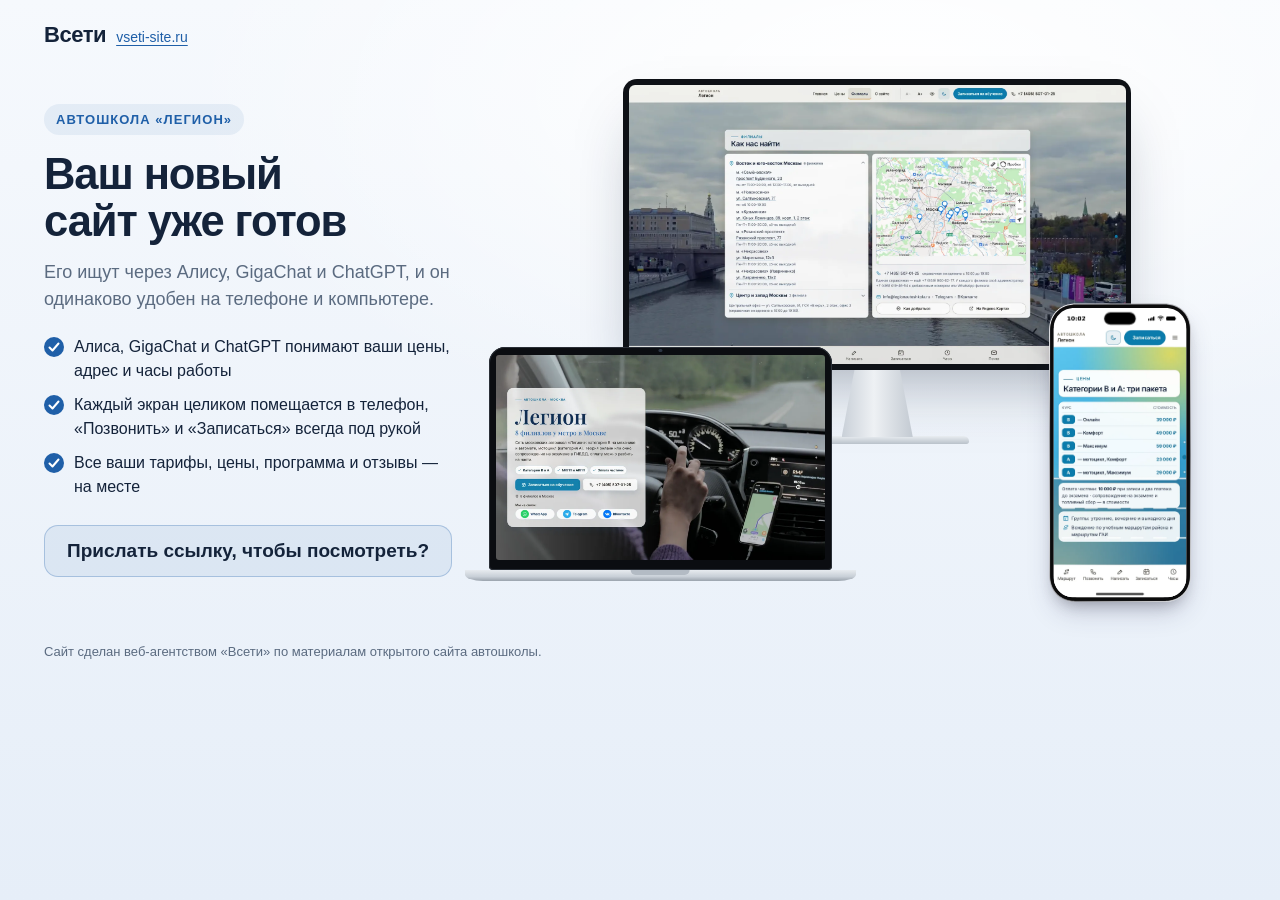
<file: vitrina/index.html>
<!doctype html>
<html lang="ru">
<head>
<meta charset="utf-8">
<meta name="viewport" content="width=device-width, initial-scale=1">
<meta name="robots" content="noindex, nofollow">
<title>Новый сайт автошколы «Легион» — веб-агентство «Всети»</title>
<style>
@layer stageshow{:where(.ss-phone){position:relative}.ss-phone{flex-shrink:0;box-shadow:0 calc(var(--ps) * 40) calc(var(--ps) * 80) calc(var(--ps) * -16) #32325d40,0 calc(var(--ps) * 24) calc(var(--ps) * 48) calc(var(--ps) * -24) #0000004d}.ss-phone__glass{height:100%}.ss-phone__window{position:relative;overflow:hidden;isolation:isolate}.ss-phone:is([data-frame=pro],[data-frame=silver],[data-frame=bezel],[data-frame=clay],[data-frame=outline],[data-frame=bare]){--ss-phone-glass: #0b0b0c;--ss-phone-rim: #2c2c2d;--ss-phone-seam: #e0dfdc;--ss-phone-line: var(--ss-text-faint, #9a9a9d);background:none}.ss-phone__bands{position:absolute;inset:0;overflow:visible;pointer-events:none}.ss-phone:is([data-frame=pro],[data-frame=silver],[data-frame=bezel],[data-frame=clay],[data-frame=outline]) .ss-phone__glass{position:relative}.ss-phone[data-frame=pro]{--ss-phone-band-1: #e3e3e6;--ss-phone-band-2: #9a9ba0;--ss-phone-band-3: #cfd0d4;--ss-phone-band-4: #85868b;--ss-phone-band-5: #c9cacd}.ss-stage[data-theme=dark] .ss-phone[data-frame=pro],.ss-stage[data-theme=glass] .ss-phone[data-frame=pro][data-dark]{--ss-phone-band-1: #5b5c61;--ss-phone-band-2: #2b2c2f;--ss-phone-band-3: #48494d;--ss-phone-band-4: #232427;--ss-phone-band-5: #404145}.ss-phone[data-frame=silver]{--ss-phone-band-1: #f4f4f6;--ss-phone-band-2: #c9cacf;--ss-phone-band-3: #eeeef1;--ss-phone-band-4: #b9babf;--ss-phone-band-5: #e6e6ea}.ss-phone[data-frame=bezel]{--ss-phone-glass: #111113}.ss-phone[data-frame=clay]{--ss-phone-clay-top: color-mix(in srgb, var(--ss-phone-clay, #ecebe8), #fff 45%);--ss-phone-clay-bottom: color-mix(in srgb, var(--ss-phone-clay, #ecebe8), #000 6%);box-shadow:0 calc(var(--ps) * 30) calc(var(--ps) * 60) calc(var(--ps) * -12) #32325d33,0 calc(var(--ps) * 16) calc(var(--ps) * 32) calc(var(--ps) * -16) #00000029}.ss-stage[data-theme=dark] .ss-phone[data-frame=clay]{--ss-phone-clay-top: color-mix(in srgb, var(--ss-phone-clay, #2a2a2e), #fff 6%);--ss-phone-clay-bottom: var(--ss-phone-clay, #2a2a2e);--ss-phone-seam: #333338}.ss-phone[data-frame=outline]{box-shadow:none}.ss-stage[data-theme=blueprint] .ss-phone[data-frame=outline]{--ss-phone-line: var(--ss-line)}.ss-phone:not([data-frame=android],[data-frame=soft]) .ss-phone__status{height:62px;padding:0}.ss-phone:not([data-frame=android],[data-frame=soft]) .ss-phone__time{position:absolute;top:21.5px;left:0;width:138.5px;line-height:22px;text-align:center}.ss-phone:not([data-frame=android],[data-frame=soft]) .ss-phone__glyphs{position:absolute;top:25.33px;left:285.25px;align-items:flex-start;gap:8px}.ss-phone:not([data-frame=android],[data-frame=soft]) .ss-phone__signal{margin-top:1px}.ss-phone:not([data-frame=android],[data-frame=soft]) .ss-phone__battery{margin-top:.33px}.ss-phone[data-frame=photo]{position:relative;background:none}.ss-phone__photo{position:absolute;z-index:4;background:var(--ss-phone-photo-light, none) center / 100% 100% no-repeat;pointer-events:none}.ss-stage[data-theme=dark] .ss-phone__photo,.ss-phone[data-dark] .ss-phone__photo{background-image:var(--ss-phone-photo-dark, var(--ss-phone-photo-light, none))}.ss-phone[data-frame=android]{background:linear-gradient(150deg,#3a3b3f,#1d1e21 40%,#2f3034 70%,#1a1b1e)}.ss-phone[data-frame=android] .ss-phone__glass{background:#050505}.ss-phone[data-frame=android] .ss-phone__island{top:14px;width:24px;height:24px;border-radius:50%}.ss-phone[data-frame=android] .ss-phone__status{height:48px;padding:0 26px}.ss-phone[data-frame=android] .ss-phone__time{font-family:system-ui,sans-serif;font-size:15px;font-weight:500}.ss-phone[data-frame=android] .ss-phone__content[data-status]{padding-top:48px}.ss-phone[data-frame=android] .ss-phone__home{width:108px;height:4px}.ss-phone[data-frame=soft]{box-shadow:0 0 0 calc(var(--ps) * 1.5) #0a25400d,0 calc(var(--ps) * 30) calc(var(--ps) * 60) calc(var(--ps) * -12) #32325d2e,0 calc(var(--ps) * 18) calc(var(--ps) * 36) calc(var(--ps) * -18) #0000001f}.ss-phone[data-frame=soft] .ss-phone__glass{background:#f6f9fc;box-shadow:inset 0 calc(var(--ps) * -2.9) calc(var(--ps) * 7.2) #0a254038}.ss-stage[data-theme=dark] .ss-phone[data-frame=soft] .ss-phone__glass{background:#1c2433;box-shadow:inset 0 calc(var(--ps) * -2.9) calc(var(--ps) * 7.2) #00000073}.ss-phone__screen{--pt: 1px;position:absolute;top:0;left:0;display:flex;flex-direction:column;overflow:hidden;background:#fff;color:#000;font-family:-apple-system,system-ui,sans-serif;font-size:15px;letter-spacing:-.015em;transform-origin:0 0;-webkit-font-smoothing:antialiased}.ss-phone[data-dark] .ss-phone__screen{background:#000;color:#fff}.ss-phone__status{position:absolute;top:0;right:0;left:0;z-index:2;display:flex;align-items:center;justify-content:space-between;height:54px;padding:0 34px 0 52px;transition:color .3s ease;will-change:transform}.ss-phone__time{font-family:SF Pro Text,-apple-system,system-ui,sans-serif;font-variation-settings:"opsz" 17;font-size:17.67px;font-weight:590;letter-spacing:0}.ss-phone__island{position:absolute;top:var(--ss-island-top, 14px);left:50%;z-index:3;width:var(--ss-island-w, 95px);height:37px;border-radius:18.5px;background:#000;transform:translate(-50%)}.ss-phone__glyphs{display:flex;align-items:center;gap:8px}.ss-phone__glyph{display:block}.ss-phone__content{position:relative;flex:1;min-height:0}.ss-phone__content[data-status]{padding-top:62px}.ss-phone__content:not([data-status]){padding-top:44px}.ss-phone[data-frame=bare] .ss-phone__content{padding-right:8px;padding-left:8px}.ss-phone__home{position:absolute;bottom:8px;left:50%;z-index:2;width:144px;height:5px;border-radius:2.5px;background:currentColor;transform:translate(-50%);transition:color .3s ease;will-change:transform}.ss-lock{position:absolute;inset:0;color:#fff;text-align:center}.ss-lock__date{margin-top:66px;font-size:22px;font-weight:600;letter-spacing:-.01em;opacity:.85}.ss-lock__clock{margin-top:-4px;font-size:112px;font-weight:700;line-height:1;letter-spacing:-.035em;font-variant-numeric:tabular-nums;opacity:.92}.ss-lock__stack{position:absolute;right:0;bottom:118px;left:0;display:flex;flex-direction:column;gap:8px;text-align:left}.ss-lock__stack[data-at=top]{top:290px;bottom:auto}.ss-lock__controls{position:absolute;right:46px;bottom:48px;left:46px;display:flex;justify-content:space-between}.ss-lock__control{display:grid;place-items:center;width:50px;height:50px;border-radius:50%;background:#0a0c1842;backdrop-filter:blur(24px) saturate(1.3);color:#fff}.ss-notification{display:flex;align-items:center;gap:13px;margin:0 18px;padding:14px 17px 14px 14px;border-radius:23px;background:#fcfcfdc2;backdrop-filter:blur(30px) saturate(1.25);box-shadow:0 4px 24px #0000000f;color:#000;text-align:left}.ss-notification[data-banner]{position:absolute;top:56px;right:0;left:0;z-index:2;animation:ss-banner-in .52s cubic-bezier(.2,.9,.25,1) both}@keyframes ss-banner-in{0%{transform:translateY(-110px)}}.ss-notification__icon{display:grid;flex-shrink:0;place-items:center;width:38px;height:38px;overflow:hidden;border-radius:9px;background:var(--ss-accent);color:#fff}.ss-notification__icon:has(>img){background:none}.ss-notification__icon>img{display:block;width:100%;height:100%}.ss-notification__text{display:flex;flex:1;flex-direction:column;min-width:0;font-size:15px;line-height:18px;letter-spacing:-.016em}.ss-notification__head{display:flex;align-items:baseline;gap:8px}.ss-notification__title{flex:1;min-width:0;overflow:hidden;font-weight:600;white-space:nowrap;text-overflow:ellipsis}.ss-notification__time{flex-shrink:0;font-size:12px;letter-spacing:-.005em;color:#3c3c4399}.ss-notification__body{display:-webkit-box;overflow:hidden;-webkit-line-clamp:3;-webkit-box-orient:vertical}.ss-lock[data-size=satellite] .ss-lock__stack{top:232px;bottom:auto}.ss-lock[data-size=satellite][data-clock=off] .ss-lock__stack{top:74px}.ss-notification{will-change:transform}.ss-phone:not([data-dark]) .ss-notification{background:#ffffffeb;box-shadow:0 0 0 .5px #00000014,0 8px 24px #0000001f}.ss-phone__time-bar{display:inline-block;width:30px;height:7px;border-radius:4px;background:currentColor;opacity:.5}}
:root{--ink:#14233a;--muted:#5b6b80;--accent:#1f5fa8;--sand:#ffc94d;--bg1:#f6f9fd;--bg2:#e6eef8}
*{box-sizing:border-box}
html,body{margin:0}
body{font:16px/1.5 -apple-system,"Segoe UI",Roboto,Arial,sans-serif;color:var(--ink);background:radial-gradient(1200px 600px at 70% 10%,#ffffff 0,rgba(255,255,255,0) 60%),linear-gradient(180deg,var(--bg1),var(--bg2));min-height:100vh}
a{color:inherit}
.top{display:flex;align-items:center;justify-content:space-between;max-width:1240px;margin:0 auto;padding:18px 24px}
.brand{display:flex;align-items:baseline;gap:10px;text-decoration:none}
.brand b{font-size:22px;letter-spacing:-.02em}
.brand span{font-size:14px;color:var(--accent);text-decoration:underline;text-underline-offset:3px}
.hero{max-width:1240px;margin:0 auto;padding:10px 24px 40px;display:grid;grid-template-columns:minmax(0,.82fr) minmax(0,1.5fr);gap:36px;align-items:center}
.eyebrow{display:inline-block;font-size:13px;font-weight:600;letter-spacing:.08em;text-transform:uppercase;color:var(--accent);background:rgba(31,95,168,.08);padding:6px 12px;border-radius:999px}
h1{text-wrap:balance;font-size:clamp(30px,3.4vw,48px);line-height:1.08;letter-spacing:-.025em;margin:16px 0 14px}
.lead{font-size:18px;color:var(--muted);margin:0 0 22px;max-width:30em}
.pts{list-style:none;padding:0;margin:0 0 26px;display:grid;gap:10px}
.pts li{display:flex;gap:10px;align-items:flex-start}
.pts li::before{content:"";flex:none;width:20px;height:20px;margin-top:2px;border-radius:50%;background:var(--accent) url("data:image/svg+xml,%3Csvg xmlns='http://www.w3.org/2000/svg' viewBox='0 0 20 20'%3E%3Cpath d='M5.5 10.5l3 3 6-7' fill='none' stroke='%23fff' stroke-width='2' stroke-linecap='round' stroke-linejoin='round'/%3E%3C/svg%3E") center/100% no-repeat}
.cta{display:flex;flex-wrap:wrap;gap:14px;align-items:center}
.btn{display:inline-flex;align-items:center;gap:8px;min-height:52px;padding:0 26px;border-radius:14px;background:var(--accent);color:#fff;font-weight:600;text-decoration:none;box-shadow:0 10px 24px rgba(31,95,168,.28)}
.btn:hover{background:#174a86}
.ask{margin:0;display:inline-flex;align-items:center;min-height:52px;padding:12px 22px;line-height:1.3;border-radius:14px;background:rgba(31,95,168,.08);border:1.5px solid rgba(31,95,168,.28);color:var(--ink);font-size:19px;font-weight:600}
/* сцена с устройствами */
.stage{position:relative;width:100%;aspect-ratio:16/11.2}
.dv{position:absolute}
.dv img{display:block;width:100%;height:100%;object-fit:cover;object-position:center top}
.mon .scr img,.lap .scr img{height:auto}
.mon{left:18%;top:0;width:68%}
.mon .scr{padding:1.1%;background:#0e1116;border-radius:14px;box-shadow:0 30px 60px -20px rgba(20,35,58,.35)}
.mon .scr img{border-radius:6px}
.mon .neck{width:14%;aspect-ratio:1/.95;margin:0 auto;background:linear-gradient(90deg,#c9d0d8,#eef1f4 45%,#c3cad2);clip-path:polygon(18% 0,82% 0,100% 100%,0 100%)}
.mon .foot{width:36%;aspect-ratio:36/1.5;margin:-1px auto 0;border-radius:6px 6px 3px 3px;background:linear-gradient(180deg,#e9edf1,#b9c1ca);box-shadow:0 12px 20px -8px rgba(20,35,58,.4)}
.lap{left:0;bottom:4%;width:46%}
.lap .scr{padding:2.2% 2.2% 3%;background:#0b0d11;border-radius:16px 16px 4px 4px;position:relative;box-shadow:0 0 0 1px #2a2f37 inset}
.lap .scr::before{content:"";position:absolute;top:1%;left:50%;width:.9%;aspect-ratio:1;border-radius:50%;background:#2b3442;transform:translateX(-50%)}
.lap .scr img{border-radius:3px}
.lap .base{position:relative;height:0;padding-bottom:3.2%;margin:0 -7%;background:linear-gradient(180deg,#e7ebef 0,#c8cfd7 60%,#9aa3ad 100%);border-radius:0 0 18px 18px/0 0 60% 60%;box-shadow:0 22px 30px -14px rgba(20,35,58,.45)}
.lap .base::after{content:"";position:absolute;top:0;left:50%;width:15%;height:40%;transform:translateX(-50%);background:#b3bbc4;border-radius:0 0 8px 8px}
.tab{right:1.5%;bottom:3%;width:23%}
.tab .scr{aspect-ratio:820/1180;padding:4.5%;background:#121419;border-radius:22px;box-shadow:0 0 0 2px #c7ced6,0 28px 50px -18px rgba(20,35,58,.45)}
.tab .scr img{border-radius:10px}
.ph{right:6%;bottom:0;width:340px;transform-origin:100% 100%}
.ph-shot{display:block;width:100%;height:auto}
.note{max-width:1240px;margin:0 auto;padding:0 24px 34px;color:var(--muted);font-size:13px}
@media (max-width:600px){
  .stage{aspect-ratio:16/9.8}
  .mon{display:none}
  .lap{left:6%;width:64%;bottom:6%}
  .ph{right:5%}
}
@media (max-width:900px){
  .hero{grid-template-columns:1fr;gap:26px;padding-top:0}
  .stage{order:-1}
  .lead{font-size:16.5px}
}
</style>
</head>
<body>
<header class="top"><a class="brand" href="https://vseti-site.ru/" target="_blank" rel="noopener"><b>Всети</b><span>vseti-site.ru</span></a></header>
<main class="hero">
  <div class="txt">
    <span class="eyebrow">Автошкола «Легион»</span>
    <h1>Ваш новый сайт уже готов</h1>
    <p class="lead">Его ищут через Алису, GigaChat и ChatGPT, и он одинаково удобен на телефоне и компьютере.</p>
    <ul class="pts">
      <li>Алиса, GigaChat и ChatGPT понимают ваши цены, адрес и часы работы</li>
      <li>Каждый экран целиком помещается в телефон, «Позвонить» и «Записаться» всегда под рукой</li>
      <li>Все ваши тарифы, цены, программа и отзывы — на месте</li>
    </ul>
    <div class="cta">
      <p class="ask">Прислать ссылку, чтобы посмотреть?</p>
    </div>
  </div>
  <div class="stage" id="stage" aria-label="Новый сайт на компьютере, ноутбуке и телефоне">
    <div class="dv mon"><div class="scr"><img src="img/monitor.webp?v=2" alt="" width="1600" height="900"></div><div class="neck"></div><div class="foot"></div></div>
    <div class="dv lap"><div class="scr"><img src="img/laptop.webp?v=2" alt="" width="1280" height="800"></div><div class="base"></div></div>
    <div class="dv ph" id="ph"><div class="ss-phone z-phone" data-frame="pro" style="width: 340px; height: 714.953px; padding: 2.38318px; border-radius: 61.1682px; --ps: 0.794392523364486px;"><svg class="ss-phone__bands" width="100%" height="100%" aria-hidden="true"><defs><linearGradient id="ph-band" x1="0.2" y1="0" x2="0.8" y2="1"><stop offset="0" style="stop-color: var(--ss-phone-band-1);"></stop><stop offset="0.22" style="stop-color: var(--ss-phone-band-2);"></stop><stop offset="0.48" style="stop-color: var(--ss-phone-band-3);"></stop><stop offset="0.74" style="stop-color: var(--ss-phone-band-4);"></stop><stop offset="1" style="stop-color: var(--ss-phone-band-5);"></stop></linearGradient><linearGradient id="ph-clay" x1="0" y1="0" x2="0" y2="1"><stop offset="0" style="stop-color: var(--ss-phone-clay-top);"></stop><stop offset="1" style="stop-color: var(--ss-phone-clay-bottom);"></stop></linearGradient></defs><g transform="translate(10.327102803738317 10.327102803738317)" stroke-linejoin="round"><path d="M262.94 0.00L267.09 0.06L270.49 0.24L273.65 0.53L276.65 0.94L279.51 1.47L282.27 2.11L284.93 2.87L287.50 3.74L289.97 4.72L292.36 5.81L294.65 7.02L296.85 8.33L298.96 9.75L300.98 11.27L302.90 12.90L304.72 14.62L306.45 16.45L308.08 18.37L309.60 20.38L311.02 22.49L312.33 24.70L313.53 26.99L314.63 29.37L315.61 31.85L316.48 34.41L317.24 37.07L317.88 39.83L318.41 42.70L318.82 45.69L319.11 48.85L319.29 52.25L319.35 56.40L319.35 637.90L319.29 642.04L319.11 645.45L318.82 648.60L318.41 651.60L317.88 654.47L317.24 657.23L316.48 659.89L315.61 662.45L314.63 664.92L313.53 667.31L312.33 669.60L311.02 671.80L309.60 673.91L308.08 675.93L306.45 677.85L304.72 679.68L302.90 681.40L300.98 683.03L298.96 684.55L296.85 685.97L294.65 687.28L292.36 688.49L289.97 689.58L287.50 690.56L284.93 691.43L282.27 692.19L279.51 692.83L276.65 693.36L273.65 693.77L270.49 694.06L267.09 694.24L262.94 694.30L56.40 694.30L52.25 694.24L48.85 694.06L45.69 693.77L42.70 693.36L39.83 692.83L37.07 692.19L34.41 691.43L31.85 690.56L29.37 689.58L26.99 688.49L24.70 687.28L22.49 685.97L20.38 684.55L18.37 683.03L16.45 681.40L14.62 679.68L12.90 677.85L11.27 675.93L9.75 673.91L8.33 671.80L7.02 669.60L5.81 667.31L4.72 664.92L3.74 662.45L2.87 659.89L2.11 657.23L1.47 654.47L0.94 651.60L0.53 648.60L0.24 645.45L0.06 642.04L0.00 637.90L0.00 56.40L0.06 52.25L0.24 48.85L0.53 45.69L0.94 42.70L1.47 39.83L2.11 37.07L2.87 34.41L3.74 31.85L4.72 29.37L5.81 26.99L7.02 24.70L8.33 22.49L9.75 20.38L11.27 18.37L12.90 16.45L14.62 14.62L16.45 12.90L18.37 11.27L20.38 9.75L22.49 8.33L24.70 7.02L26.99 5.81L29.37 4.72L31.85 3.74L34.41 2.87L37.07 2.11L39.83 1.47L42.70 0.94L45.69 0.53L48.85 0.24L52.25 0.06L56.40 0.00Z" fill="none" stroke-width="20.654205607476634" stroke="url(#ph-band)"></path><path d="M262.94 0.00L267.09 0.06L270.49 0.24L273.65 0.53L276.65 0.94L279.51 1.47L282.27 2.11L284.93 2.87L287.50 3.74L289.97 4.72L292.36 5.81L294.65 7.02L296.85 8.33L298.96 9.75L300.98 11.27L302.90 12.90L304.72 14.62L306.45 16.45L308.08 18.37L309.60 20.38L311.02 22.49L312.33 24.70L313.53 26.99L314.63 29.37L315.61 31.85L316.48 34.41L317.24 37.07L317.88 39.83L318.41 42.70L318.82 45.69L319.11 48.85L319.29 52.25L319.35 56.40L319.35 637.90L319.29 642.04L319.11 645.45L318.82 648.60L318.41 651.60L317.88 654.47L317.24 657.23L316.48 659.89L315.61 662.45L314.63 664.92L313.53 667.31L312.33 669.60L311.02 671.80L309.60 673.91L308.08 675.93L306.45 677.85L304.72 679.68L302.90 681.40L300.98 683.03L298.96 684.55L296.85 685.97L294.65 687.28L292.36 688.49L289.97 689.58L287.50 690.56L284.93 691.43L282.27 692.19L279.51 692.83L276.65 693.36L273.65 693.77L270.49 694.06L267.09 694.24L262.94 694.30L56.40 694.30L52.25 694.24L48.85 694.06L45.69 693.77L42.70 693.36L39.83 692.83L37.07 692.19L34.41 691.43L31.85 690.56L29.37 689.58L26.99 688.49L24.70 687.28L22.49 685.97L20.38 684.55L18.37 683.03L16.45 681.40L14.62 679.68L12.90 677.85L11.27 675.93L9.75 673.91L8.33 671.80L7.02 669.60L5.81 667.31L4.72 664.92L3.74 662.45L2.87 659.89L2.11 657.23L1.47 654.47L0.94 651.60L0.53 648.60L0.24 645.45L0.06 642.04L0.00 637.90L0.00 56.40L0.06 52.25L0.24 48.85L0.53 45.69L0.94 42.70L1.47 39.83L2.11 37.07L2.87 34.41L3.74 31.85L4.72 29.37L5.81 26.99L7.02 24.70L8.33 22.49L9.75 20.38L11.27 18.37L12.90 16.45L14.62 14.62L16.45 12.90L18.37 11.27L20.38 9.75L22.49 8.33L24.70 7.02L26.99 5.81L29.37 4.72L31.85 3.74L34.41 2.87L37.07 2.11L39.83 1.47L42.70 0.94L45.69 0.53L48.85 0.24L52.25 0.06L56.40 0.00Z" fill="none" stroke-width="15.88785046728972" style="stroke: var(--ss-phone-rim);"></path><path d="M262.94 0.00L267.09 0.06L270.49 0.24L273.65 0.53L276.65 0.94L279.51 1.47L282.27 2.11L284.93 2.87L287.50 3.74L289.97 4.72L292.36 5.81L294.65 7.02L296.85 8.33L298.96 9.75L300.98 11.27L302.90 12.90L304.72 14.62L306.45 16.45L308.08 18.37L309.60 20.38L311.02 22.49L312.33 24.70L313.53 26.99L314.63 29.37L315.61 31.85L316.48 34.41L317.24 37.07L317.88 39.83L318.41 42.70L318.82 45.69L319.11 48.85L319.29 52.25L319.35 56.40L319.35 637.90L319.29 642.04L319.11 645.45L318.82 648.60L318.41 651.60L317.88 654.47L317.24 657.23L316.48 659.89L315.61 662.45L314.63 664.92L313.53 667.31L312.33 669.60L311.02 671.80L309.60 673.91L308.08 675.93L306.45 677.85L304.72 679.68L302.90 681.40L300.98 683.03L298.96 684.55L296.85 685.97L294.65 687.28L292.36 688.49L289.97 689.58L287.50 690.56L284.93 691.43L282.27 692.19L279.51 692.83L276.65 693.36L273.65 693.77L270.49 694.06L267.09 694.24L262.94 694.30L56.40 694.30L52.25 694.24L48.85 694.06L45.69 693.77L42.70 693.36L39.83 692.83L37.07 692.19L34.41 691.43L31.85 690.56L29.37 689.58L26.99 688.49L24.70 687.28L22.49 685.97L20.38 684.55L18.37 683.03L16.45 681.40L14.62 679.68L12.90 677.85L11.27 675.93L9.75 673.91L8.33 671.80L7.02 669.60L5.81 667.31L4.72 664.92L3.74 662.45L2.87 659.89L2.11 657.23L1.47 654.47L0.94 651.60L0.53 648.60L0.24 645.45L0.06 642.04L0.00 637.90L0.00 56.40L0.06 52.25L0.24 48.85L0.53 45.69L0.94 42.70L1.47 39.83L2.11 37.07L2.87 34.41L3.74 31.85L4.72 29.37L5.81 26.99L7.02 24.70L8.33 22.49L9.75 20.38L11.27 18.37L12.90 16.45L14.62 14.62L16.45 12.90L18.37 11.27L20.38 9.75L22.49 8.33L24.70 7.02L26.99 5.81L29.37 4.72L31.85 3.74L34.41 2.87L37.07 2.11L39.83 1.47L42.70 0.94L45.69 0.53L48.85 0.24L52.25 0.06L56.40 0.00Z" fill="none" stroke-width="14.69626168224299" style="stroke: var(--ss-phone-glass);"></path></g></svg><div class="ss-phone__glass" style="padding: 7.94393px; border-radius: 58.785px;"><div class="ss-phone__window" style="width: 319.346px; height: 694.299px; clip-path: path(&quot;M 262.94 0 L 267.09 0.06 L 270.49 0.24 L 273.65 0.53 L 276.65 0.94 L 279.51 1.47 L 282.27 2.11 L 284.93 2.87 L 287.5 3.74 L 289.97 4.72 L 292.36 5.81 L 294.65 7.02 L 296.85 8.33 L 298.96 9.75 L 300.98 11.27 L 302.9 12.9 L 304.72 14.62 L 306.45 16.45 L 308.08 18.37 L 309.6 20.38 L 311.02 22.49 L 312.33 24.7 L 313.53 26.99 L 314.63 29.37 L 315.61 31.85 L 316.48 34.41 L 317.24 37.07 L 317.88 39.83 L 318.41 42.7 L 318.82 45.69 L 319.11 48.85 L 319.29 52.25 L 319.35 56.4 L 319.35 637.9 L 319.29 642.04 L 319.11 645.45 L 318.82 648.6 L 318.41 651.6 L 317.88 654.47 L 317.24 657.23 L 316.48 659.89 L 315.61 662.45 L 314.63 664.92 L 313.53 667.31 L 312.33 669.6 L 311.02 671.8 L 309.6 673.91 L 308.08 675.93 L 306.45 677.85 L 304.72 679.68 L 302.9 681.4 L 300.98 683.03 L 298.96 684.55 L 296.85 685.97 L 294.65 687.28 L 292.36 688.49 L 289.97 689.58 L 287.5 690.56 L 284.93 691.43 L 282.27 692.19 L 279.51 692.83 L 276.65 693.36 L 273.65 693.77 L 270.49 694.06 L 267.09 694.24 L 262.94 694.3 L 56.4 694.3 L 52.25 694.24 L 48.85 694.06 L 45.69 693.77 L 42.7 693.36 L 39.83 692.83 L 37.07 692.19 L 34.41 691.43 L 31.85 690.56 L 29.37 689.58 L 26.99 688.49 L 24.7 687.28 L 22.49 685.97 L 20.38 684.55 L 18.37 683.03 L 16.45 681.4 L 14.62 679.68 L 12.9 677.85 L 11.27 675.93 L 9.75 673.91 L 8.33 671.8 L 7.02 669.6 L 5.81 667.31 L 4.72 664.92 L 3.74 662.45 L 2.87 659.89 L 2.11 657.23 L 1.47 654.47 L 0.94 651.6 L 0.53 648.6 L 0.24 645.45 L 0.06 642.04 L 0 637.9 L 0 56.4 L 0.06 52.25 L 0.24 48.85 L 0.53 45.69 L 0.94 42.7 L 1.47 39.83 L 2.11 37.07 L 2.87 34.41 L 3.74 31.85 L 4.72 29.37 L 5.81 26.99 L 7.02 24.7 L 8.33 22.49 L 9.75 20.38 L 11.27 18.37 L 12.9 16.45 L 14.62 14.62 L 16.45 12.9 L 18.37 11.27 L 20.38 9.75 L 22.49 8.33 L 24.7 7.02 L 26.99 5.81 L 29.37 4.72 L 31.85 3.74 L 34.41 2.87 L 37.07 2.11 L 39.83 1.47 L 42.7 0.94 L 45.69 0.53 L 48.85 0.24 L 52.25 0.06 L 56.4 0 Z&quot;);"><div class="ss-phone__screen" style="width: 402px; height: 874px; transform: scale(0.794393); --ss-screen-r: 64px;"><div class="ss-phone__status"><span class="ss-phone__time">10:02</span><span class="ss-phone__glyphs"><svg viewBox="0 0 20.33 13.67" width="20.33" height="13.67" class="ss-phone__glyph ss-phone__signal"><rect x="0" y="7.34" width="3.333" height="6.33" rx="1.667" fill="currentColor"></rect><rect x="5.667" y="5" width="3.333" height="8.67" rx="1.667" fill="currentColor"></rect><rect x="11.334" y="2.67" width="3.333" height="11" rx="1.667" fill="currentColor"></rect><rect x="17.000999999999998" y="0" width="3.333" height="13.67" rx="1.667" fill="currentColor"></rect></svg><svg viewBox="0 0 19.33 14.33" width="19.33" height="14.33" class="ss-phone__glyph ss-phone__wifi"><path fill-rule="evenodd" fill="currentColor" d="M0.415933 5.54283C0.902185 6.04412 1.66017 5.95818 2.27513 5.41393C4.30595 3.58064 6.83731 2.63535 9.66901 2.63535C12.5007 2.63535 15.0464 3.60928 17.0629 5.41393C17.6636 5.97251 18.4215 6.0298 18.9221 5.54283C19.4226 5.02722 19.4942 4.2538 18.9793 3.70954C16.8341 1.51819 13.3302 0 9.66901 0C6.00783 0 2.48965 1.53251 0.358727 3.72387C-0.156127 4.2538 -0.0989213 5.02722 0.415933 5.55715L0.415933 5.54283ZM3.94841 9.13779C4.50617 9.68205 5.22124 9.62476 5.85051 9.10915C6.88022 8.29276 8.25316 7.73418 9.66901 7.7485C11.0706 7.7485 12.4435 8.29276 13.4875 9.12347C14.1168 9.63908 14.8605 9.66773 15.4039 9.12347C15.9331 8.57921 16.0189 7.7485 15.4611 7.23289C14.0739 5.98683 11.9859 5.11315 9.68332 5.11315C7.38077 5.11315 5.27845 5.98683 3.9055 7.23289C3.41925 7.69121 3.31914 8.47896 3.96271 9.13779L3.94841 9.13779ZM8.72511 13.8929C9.34008 14.4801 9.98365 14.4801 10.5986 13.8929L11.757 12.7757C12.372 12.1742 12.5007 11.4151 11.7999 10.8995C11.2136 10.4841 10.4699 10.212 9.66901 10.212C8.86813 10.212 8.11015 10.4841 7.53809 10.9138C6.83731 11.4151 6.98033 12.1885 7.59529 12.7757L8.73942 13.8929L8.72511 13.8929Z"></path></svg><svg viewBox="0 0 29.33 13.67" width="29.33" height="13.67" class="ss-phone__glyph ss-phone__battery"><path fill="currentColor" d="M0 6.4C0 4.15979 0 3.03969 0.435974 2.18404C0.819467 1.43139 1.43139 0.819467 2.18404 0.435974C3.03969 0 4.15979 0 6.4 0L19.933 0C22.1732 0 23.2933 0 24.149 0.435974C24.9016 0.819467 25.5135 1.43139 25.897 2.18404C26.333 3.03969 26.333 4.15979 26.333 6.4L26.333 7.26666C26.333 9.50687 26.333 10.627 25.897 11.4826C25.5135 12.2353 24.9016 12.8472 24.149 13.2307C23.2933 13.6667 22.1732 13.6667 19.933 13.6667L6.4 13.6667C4.15979 13.6667 3.03969 13.6667 2.18404 13.2307C1.43139 12.8472 0.819467 12.2353 0.435974 11.4826C0 10.627 0 9.50687 0 7.26666L0 6.4Z"></path><path fill-rule="evenodd" fill="currentColor" transform="translate(27.33 4.33)" d="M0 0L0 5C0.601505 4.8625 2 3.75 2 2.5C2 1.25 0.601505 0.1375 0 0Z"></path></svg></span></div><span class="ss-phone__island"></span><div class="ss-phone__content" data-status="true"><img class="ph-shot" src="img/phone.webp?v=2" alt="Новый сайт автошколы «Легион» на телефоне" width="393" height="794"></div><span class="ss-phone__home"></span></div></div></div></div></div>
  </div>
</main>
<p class="note">Сайт сделан веб-агентством «Всети» по материалам открытого сайта автошколы.</p>
<script>
(function(){var st=document.getElementById('stage'),ph=document.getElementById('ph');
function fit(){var k=st.clientWidth*(innerWidth<=600?0.27:0.19)/340;ph.style.transform='scale('+k+')';}
fit();addEventListener('resize',fit);})();
</script>
</body>
</html>
</file>
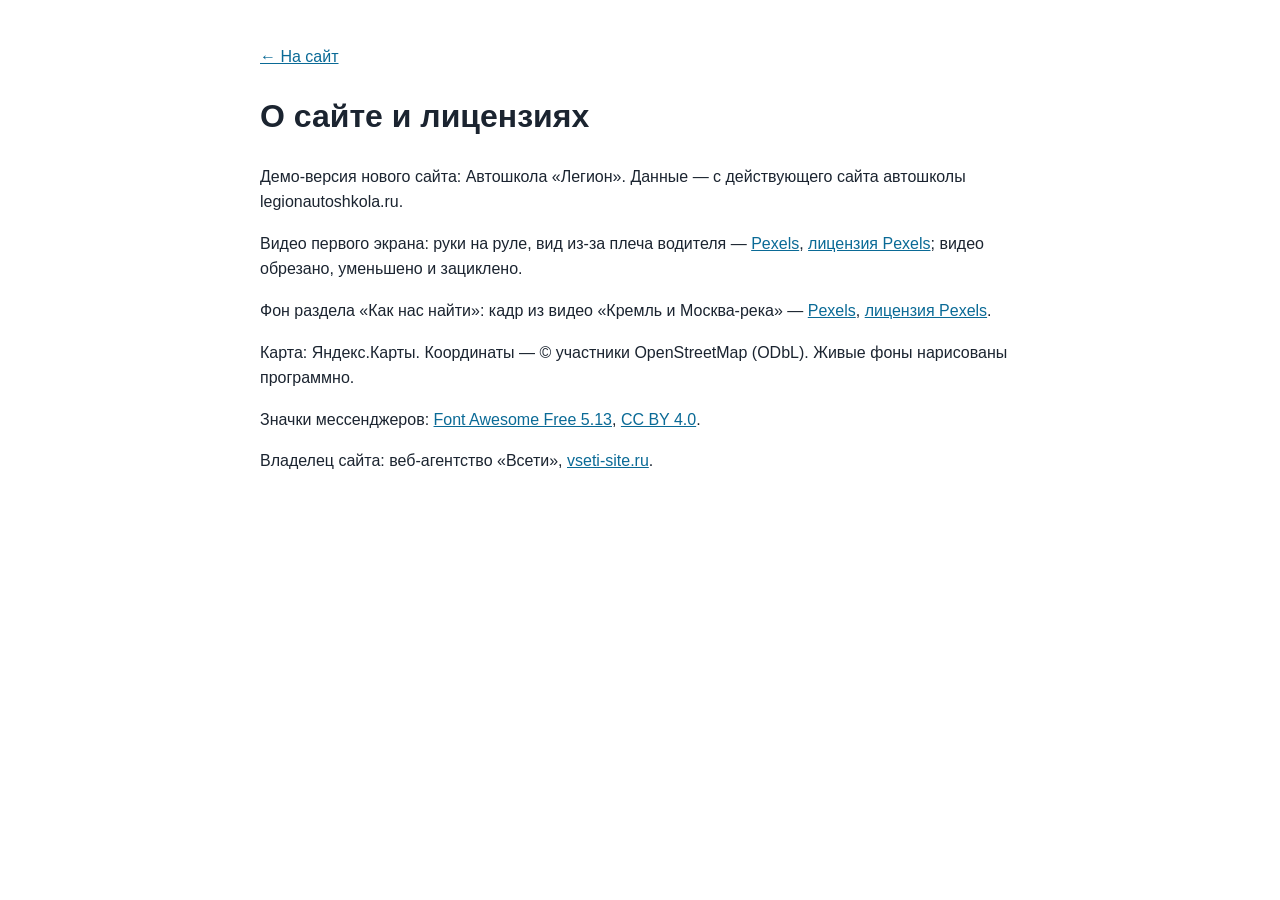
<file: credits.html>
<!doctype html><html lang="ru"><head><meta charset="utf-8"><meta name="viewport" content="width=device-width,initial-scale=1"><meta name="robots" content="noindex"><title>О сайте — Автошкола «Легион»</title>
<style>body{font:16px/1.6 Inter,Arial,sans-serif;max-width:760px;margin:0 auto;padding:28px 18px;color:#1b2430}a{color:#0a6a96}</style></head><body>
<p><a href="./">← На сайт</a></p><h1>О сайте и лицензиях</h1>
<p>Демо-версия нового сайта: Автошкола «Легион». Данные — с действующего сайта автошколы legionautoshkola.ru.</p>
<p>Видео первого экрана: руки на руле, вид из-за плеча водителя — <a href="https://www.pexels.com/video/13802600/" target="_blank" rel="noopener">Pexels</a>, <a href="https://www.pexels.com/license/" target="_blank" rel="noopener">лицензия Pexels</a>; видео обрезано, уменьшено и зациклено.</p>
<p>Фон раздела «Как нас найти»: кадр из видео «Кремль и Москва-река» — <a href="https://www.pexels.com/video/34419646/" target="_blank" rel="noopener">Pexels</a>, <a href="https://www.pexels.com/license/" target="_blank" rel="noopener">лицензия Pexels</a>.</p>
<p>Карта: Яндекс.Карты. Координаты — © участники OpenStreetMap (ODbL). Живые фоны нарисованы программно.</p>
<p>Значки мессенджеров: <a href="https://fontawesome.com" target="_blank" rel="noopener">Font Awesome Free 5.13</a>, <a href="https://creativecommons.org/licenses/by/4.0/" target="_blank" rel="noopener">CC BY 4.0</a>.</p>
<p>Владелец сайта: веб-агентство «Всети», <a href="https://vseti-site.ru" target="_blank" rel="noopener">vseti-site.ru</a>.</p>
</body></html>
</file>
<file: css/etalon.css>
/* ==========================================================================
   Эталон нотариуса. Общий слой поверх встроенных стилей index.html:
   видео-первый экран, «жидкое стекло», интерьеры на фоне экранов,
   шапка и нижняя панель со второго экрана, карточки Spotlight Card.
   ========================================================================== */

/* плавное проявление подсветки рамки (Chrome/Safari/Firefox новых версий) */
@property --hl{syntax:'<number>';inherits:true;initial-value:0}

:root{
  --glass:rgba(0,0,0,.4);
  --glass-blur:4px;
  --spot:255,196,108;          /* тёплый янтарь под интерьеры */
  --spring:cubic-bezier(.2,.9,.3,1.35);
}

/* ---------- светлый текст на тёмном стекле для всего, что лежит на фото ---------- */
.sec:not(.sec-hero),.hdr,.bar,.mmenu{
  --card:rgba(0,0,0,.4); --card-rgb:0,0,0;
  --text:#fff; --muted:rgba(255,255,255,.84);
  --line:rgba(255,255,255,.3); --line2:rgba(255,255,255,.2);
  --accent:#ecd9ac; --accent-d:#f6e9c8; --accent-l:#d3bc8a; --accent-soft:rgba(255,255,255,.13);
  --bg:rgba(0,0,0,.3); --bg2:transparent; --bg3:rgba(255,255,255,.13);
  --on-accent:#1d170b;
  --shadow:0 1px 12px rgba(0,0,0,.35); --shadow-lg:0 18px 50px rgba(0,0,0,.5);
  --ok:#8fe3a8; --bad:#ff9f96;
  color:#fff;
}
.sec:not(.sec-hero){background:#2b2319}
.sec:not(.sec-hero) .sec-scroll{
  position:relative;z-index:1;
  padding-top:calc(var(--hdr-h) / var(--zc,1) + 12px);padding-bottom:calc(var(--bar-h) + 12px);
  text-shadow:0 1px 2px rgba(0,0,0,.45)
}
.sec:not(.sec-hero) :is(input,select,textarea,button.btn,.btn){text-shadow:none}

/* ---------- фон экранов: интерьеры, затемнение ровно 50% ---------- */
.sec-bg{position:absolute;inset:0;z-index:0;overflow:hidden;pointer-events:none;background:#2b2319}
.sec-bg picture{display:block;width:100%;height:100%}
.sec-bg img{display:block;width:100%;height:100%;object-fit:cover;opacity:0;transition:opacity .9s ease}
.sec-bg img.ld,html:not(.js) .sec-bg img{opacity:1}
.sec-bg::after{content:"";position:absolute;inset:0;background:rgba(0,0,0,.5)}

/* ==========================================================================
   Жидкое стекло
   ========================================================================== */
.glass,
.sec:not(.sec-hero) :is(.sec-head,.svc,.step,.rev,.rsum,.cred,.cbox,.fq,.about-txt,.tf-card,.quote,.ilink,.chips li,.foot,.rate-chip){
  position:relative;isolation:isolate;
  background:var(--glass);
  -webkit-backdrop-filter:blur(var(--glass-blur));backdrop-filter:blur(var(--glass-blur));
  border:0;border-radius:var(--radius);
  box-shadow:0 8px 30px rgba(0,0,0,.14);
}
/* тонкая светлая рамка-градиент; рядом с курсором рамка разгорается (--hl, --x, --y) */
.glass::after,
.sec:not(.sec-hero) :is(.sec-head,.svc,.step,.rev,.rsum,.cred,.cbox,.fq,.about-txt,.tf-card,.quote,.ilink,.chips li,.foot,.rate-chip)::after{
  content:"";position:absolute;inset:0;border-radius:inherit;padding:1.4px;pointer-events:none;z-index:2;
  background:
    radial-gradient(230px circle at var(--x,50%) var(--y,50%),rgba(255,226,160,calc(var(--hl,0)*1)),rgba(var(--spot),calc(var(--hl,0)*.65)) 38%,transparent 72%),
    linear-gradient(160deg,rgba(255,255,255,.58) 0%,rgba(255,255,255,.16) 22%,rgba(255,255,255,0) 44%,rgba(255,255,255,0) 60%,rgba(255,255,255,.16) 82%,rgba(255,255,255,.5) 100%);
  -webkit-mask:linear-gradient(#000 0 0) content-box,linear-gradient(#000 0 0);
  -webkit-mask-composite:xor;mask-composite:exclude;
}
.sec:not(.sec-hero) .sec-head{display:block;width:fit-content;max-width:100%;border-radius:18px;padding:14px 22px 16px;margin-bottom:16px}
.sec:not(.sec-hero) .sec-head .h2{margin-top:8px}
.sec:not(.sec-hero) .sec-head .lead{margin-top:8px}
.sec:not(.sec-hero) .sec-head .demo-note{background:rgba(255,255,255,.1);border-left-color:var(--accent)}

/* ==========================================================================
   Spotlight Card: пятно света под курсором внутри карточки (::before),
   подсветка рамки рядом с курсором (::after выше), «прыжок» scale + тень.
   Позицию --x/--y ставит один общий обработчик pointermove (js/etalon.js).
   ========================================================================== */
.glow{position:relative;isolation:isolate;--hov:1.035}
.glow::before{
  content:"";position:absolute;inset:0;border-radius:inherit;pointer-events:none;z-index:-1;
  background:
    radial-gradient(340px circle at var(--x,50%) var(--y,50%),rgba(var(--spot),.5),rgba(var(--spot),.2) 38%,transparent 72%);
  opacity:0;transition:opacity .35s ease;
}
.glow.lit{--hl:1}
.glow.lit::before{opacity:1}
.glow{transition:scale .38s var(--spring),box-shadow .32s ease,--hl .3s ease}
.glow.rv{transition:opacity .7s ease var(--rvd),translate .7s ease var(--rvd),scale .38s var(--spring),box-shadow .32s ease,--hl .3s ease}
@media (hover:hover) and (pointer:fine){
  .glow:hover{scale:var(--hov);z-index:6;box-shadow:0 24px 54px rgba(0,0,0,.5),0 0 34px rgba(var(--spot),.2)}
}
/* ---------- «Контакты» («Как нас найти»): плашки при наведении и касании загораются жёлтым — яркая рамка и мягкое
   свечение вокруг; размер не меняется (никаких увеличений и сдвигов раскладки), видно в обеих темах ---------- */
:root{--gy-ring:255,208,80;--gy-glow:255,200,64}
html[data-theme="light"]{--gy-ring:232,154,0;--gy-glow:255,186,30}
#contacts .glow{--gy:0 0 0 2.5px rgba(var(--gy-ring),.98),0 0 22px 4px rgba(var(--gy-glow),.66),0 0 58px 14px rgba(var(--gy-glow),.32),0 8px 30px rgba(0,0,0,.14);
  --gy0:0 0 0 0 rgba(var(--gy-ring),0),0 0 0 0 rgba(var(--gy-glow),0),0 0 0 0 rgba(var(--gy-glow),0),0 8px 30px rgba(0,0,0,.14)}
@media (hover:hover) and (pointer:fine){
  #contacts .glow:hover{scale:1;box-shadow:var(--gy)}
  /* заголовок с рейтингом: когда курсор на значке рейтинга, светится только значок */
  #contacts .sec-head:has(.rate-chip:hover):hover{box-shadow:var(--gy0)}
}
#contacts .glow.tap{animation:cGlowTap 1.4s ease-out,glowHl .62s ease-out}
@keyframes cGlowTap{0%{box-shadow:var(--gy0)}14%,62%{box-shadow:var(--gy)}100%{box-shadow:var(--gy0)}}
html[data-hc="1"] #contacts .glow:hover{outline:3px solid #ffd400;outline-offset:2px}
/* крупные плашки берут нижнюю границу 1,03: 3,5 % от 600 px — это уже 20 px */
.hero-plq,.about-txt,.tf-card,.sec-head,.cbox{--hov:1.03}

/* касание на телефоне: вспышка пятна в точке касания и подпрыгивание */
.glow.tap{animation:glowTap .62s var(--spring),glowHl .62s ease-out}
.glow.tap::before{animation:spotFlash .62s ease-out}
@keyframes glowTap{0%{scale:1}38%{scale:var(--tap,1.045)}100%{scale:1}}
@keyframes glowHl{0%{--hl:0}22%{--hl:1}100%{--hl:0}}
@keyframes spotFlash{0%{opacity:0}18%{opacity:1}100%{opacity:0}}

/* ---------- появление блоков при входе на экран ---------- */
.rv{--rvd:calc(var(--i,0) * 90ms);opacity:0;transform:none;translate:0 18px;
  transition:opacity .7s ease var(--rvd),translate .7s ease var(--rvd)}
.sec.active .rv{opacity:1;transform:none;translate:0 0}
/* первый экран: блоки стартуют сами (экран активен с загрузки), по очереди после слова */
.sec-hero .rv{--rvd:calc(var(--hero-d,1.8s) + var(--i,0) * 140ms);opacity:1;translate:0 0}
.sec-hero .kicker.rv{--rvd:.45s}
/* анимация заголовка стартует — скрипт ставит .go, и остальные блоки выходят следом за словом */
.sec-hero.go .rv{animation:heroIn .9s cubic-bezier(.2,.7,.2,1) var(--rvd) both}
html.js .sec-hero:not(.go) .rv{opacity:0;translate:0 18px;animation:heroSafe .01s linear 5s forwards}
@keyframes heroIn{from{opacity:0;translate:0 18px}to{opacity:1;translate:0 0}}
@keyframes heroSafe{to{opacity:1;translate:0 0}}

/* ==========================================================================
   Первый экран
   ========================================================================== */
.sec-hero{background:#8fb1d4;color:#fff;
  /* А−/А+ первый экран не трогают: страница в zoom, экран — встречный zoom (как шапка), поэтому он на любой ступени
     выглядит ровно как при 100 %. Единицы vw/vh и высота экрана считаются от окна без поправки. */
  zoom:calc(1 / var(--zc,1)); --vwu:1vw; --vhu:1vh;
  /* высота — та же видимая, что у остальных экранов (скрипт кладёт её в --vhr); 100vh во встроенном браузере Telegram на Android
     считается при спрятанной верхней панели и выше видимой части — первый экран выходил выше, и все следующие съезжали вниз */
  --vh:var(--vhr, calc(100 * var(--vhu)))}
.hero-bg{position:absolute;inset:0;overflow:hidden;background:#9db9d6 url(../img/hero-poster.jpg) 54% 50%/cover no-repeat}
.hero-video{position:absolute;inset:0;width:100%;height:100%;object-fit:cover;object-position:54% 50%;background:transparent}
.hero-clouds{
  position:absolute;left:0;top:0;width:100%;height:58%;pointer-events:none;opacity:0;transition:opacity 2.4s ease;
  -webkit-mask-image:linear-gradient(180deg,#000 0%,#000 36%,rgba(0,0,0,.55) 66%,transparent 100%);
          mask-image:linear-gradient(180deg,#000 0%,#000 36%,rgba(0,0,0,.55) 66%,transparent 100%)
}
.hero-clouds.on{opacity:1}
/* угасание к низу рисует сам шейдер (js/clouds.js): маска на canvas — лишний проход на каждый кадр */
.hero-clouds.baked{-webkit-mask-image:none;mask-image:none}
/* точки-переходы по краю не растут с А+: иначе на ступенях 130–150 % они наезжают на плашки первого экрана и карточки */
.dots{zoom:calc(1 / var(--zc,1))}

.sec-hero .sec-scroll{position:relative;z-index:1;padding:26px clamp(20px,calc(3.4*var(--vwu,1vw)),64px);display:flex;flex-direction:column}
.sec-hero .wrap{max-width:none;margin:auto 0}
.hero-plq{
  --plq-w:clamp(500px,calc(38*var(--vwu,1vw)),660px);--plq-pad:clamp(24px,calc(2.4*var(--vwu,1vw)),36px);
  width:min(100%,var(--plq-w));padding:var(--plq-pad);border-radius:28px;
  color:#fff;text-shadow:0 1px 3px rgba(0,0,0,.5);
  animation:plqIn .9s ease both
}
@keyframes plqIn{from{opacity:0;translate:0 14px}to{opacity:1;translate:0 0}}
.hero-plq .kicker{color:#f6e6bd;font-size:12.5px;letter-spacing:.15em}
.hero-plq .kicker::before{background:#f6e6bd}
.hero-h1{margin:14px 0 0;font-weight:500}
.hw{
  display:inline-block;font-family:var(--serif);font-weight:500;line-height:1.06;letter-spacing:-.005em;color:#fff;
  font-size:calc((var(--plq-w) - 2 * var(--plq-pad)) / 4.9);
  text-shadow:0 2px 22px rgba(0,0,0,.35),0 1px 2px rgba(0,0,0,.4);white-space:nowrap
}
.hn{display:block;margin-top:6px;font-family:var(--serif);font-weight:500;font-size:clamp(20px,calc(1.9*var(--vwu,1vw)),28px);line-height:1.2;color:#f7ecd2}
.hero-lead{margin-top:16px;max-width:none;font-size:clamp(15px,calc(1.15*var(--vwu,1vw)),17px);line-height:1.5;color:rgba(255,255,255,.94)}
.hero-addr{margin-top:10px;font-size:14px}
.hero-addr .addr-link{color:#fff;border-bottom-color:rgba(255,255,255,.55)}
.hero-addr .addr-link:hover{color:#f6e6bd}
.hero-cta{display:flex;flex-wrap:wrap;gap:12px;margin-top:22px}
.btn-glass{
  min-height:52px;padding:0 26px;font-size:16px;color:#fff;border:0;background:var(--glass);
  -webkit-backdrop-filter:blur(var(--glass-blur));backdrop-filter:blur(var(--glass-blur));text-shadow:none
}
.btn-glass:hover{background:var(--glass);color:#fff}
.btn-glass.btn-book{background:rgba(var(--spot),.9);color:#2a1d07;font-weight:700;box-shadow:0 8px 26px rgba(var(--spot),.3)}
.btn-glass.btn-book:hover{background:rgba(var(--spot),.95);color:#2a1d07}
.btn-glass.btn-book::after{display:none}
.btn-glass.btn-book::before{background:radial-gradient(160px circle at var(--x,50%) var(--y,50%),rgba(255,255,255,.75),rgba(255,255,255,.25) 45%,transparent 75%)}
.btn-glass .ico{width:19px;height:19px}
.hero-plq .status{margin-top:16px;background:rgba(0,0,0,.28);border-color:rgba(255,255,255,.3);text-shadow:none}

/* ==========================================================================
   Шапка и нижняя панель: только со второго экрана
   ========================================================================== */
.hdr{
  background:var(--glass);-webkit-backdrop-filter:blur(8px);backdrop-filter:blur(8px);border-bottom:0;
  transition:transform .5s var(--ease),opacity .35s ease,visibility 0s linear 0s
}
.hdr::after{content:"";position:absolute;left:0;right:0;bottom:0;height:1px;background:linear-gradient(90deg,transparent,rgba(255,255,255,.45),transparent)}
body[data-sec="0"] .hdr{transform:translateY(-105%);opacity:0;visibility:hidden;pointer-events:none;transition:transform .45s var(--ease),opacity .3s ease,visibility 0s linear .45s}
.hdr-in{max-width:1440px;padding:0 28px;gap:18px}
.brand-s{color:rgba(255,255,255,.78)}
.brand-n{font-size:16px;font-weight:600;color:#fff;text-shadow:0 1px 3px rgba(0,0,0,.4)}
.nav{gap:2px}
.nav-a{color:#fff;opacity:.9;font-size:14.5px;padding:10px 12px;white-space:nowrap}
.brand{flex:none}
.nav-a:hover,.nav-a.cur,.nav > li.open > .nav-a{background:rgba(255,255,255,.14);opacity:1}
.nav-a.cur{box-shadow:inset 0 -2px 0 rgba(var(--spot),.95)}
.hdr-tools{margin-left:10px;gap:10px}
.hdr .tool{color:#fff;opacity:.9}
.hdr .tool:hover{background:rgba(255,255,255,.14);opacity:1}
.hdr .btn-primary{background:rgba(var(--spot),.95);border-color:transparent;color:#2a1d07;font-weight:700}
.hdr .btn-primary:hover{background:#ffd998;color:#2a1d07}
.hdr-tel{display:inline-flex;align-items:center;gap:8px;min-height:44px;padding:0 6px;font-weight:600;font-size:15px;white-space:nowrap;color:#fff;border-radius:10px}
.hdr-tel .ico{width:18px;height:18px}
.hdr-tel:hover{color:#ffe2a8}
.mega{background:rgba(24,19,12,.9);-webkit-backdrop-filter:blur(16px);backdrop-filter:blur(16px);border:1px solid rgba(255,255,255,.2)}
.mega-it:hover{background:rgba(255,255,255,.12)}
.lang-dd{background:rgba(24,19,12,.92);-webkit-backdrop-filter:blur(16px);backdrop-filter:blur(16px);border:1px solid rgba(255,255,255,.22);color:#fff}
.lang-dd a:hover,.lang-dd button:hover{background:rgba(255,255,255,.12)}
.lang-dd a.cur{color:#ffe2a8}
/* размер текста, контраст, тема: прямо на плашке, рядом с языком */
.hdr-a11y{display:flex;align-items:center;gap:2px;margin-left:2px;padding-left:8px;border-left:1px solid rgba(255,255,255,.28)}
.hdr-a11y .tool{width:44px;height:44px}
.hdr #hcBtn[aria-pressed="true"]{background:rgba(255,226,168,.2);color:#ffe2a8;opacity:1}
.hdr .tool:disabled{opacity:.35;cursor:default}
.hdr .tool:disabled:hover{background:none}
.mm-tools{display:none}

.bar{
  background:var(--glass);-webkit-backdrop-filter:blur(8px);backdrop-filter:blur(8px);border-top:0;box-shadow:none;
  transition:transform .5s var(--ease),opacity .35s ease,visibility 0s linear 0s
}
.bar::before{content:"";position:absolute;left:0;right:0;top:0;height:1px;background:linear-gradient(90deg,transparent,rgba(255,255,255,.45),transparent)}
body[data-sec="0"] .bar{transform:translateY(105%);opacity:0;visibility:hidden;pointer-events:none;transition:transform .45s var(--ease),opacity .3s ease,visibility 0s linear .45s}
.bi{color:#fff;opacity:.88}
.bi:hover{background:rgba(255,255,255,.14);opacity:1}
.bi.cur{color:#ffe2a8}

.dots button::after{background:#fff;opacity:.6;box-shadow:0 0 0 1px rgba(0,0,0,.35)}
.dots button.cur::after{background:rgb(var(--spot));opacity:1}

.mmenu{background:rgba(22,17,11,.93);-webkit-backdrop-filter:blur(14px);backdrop-filter:blur(14px);color:#fff;bottom:var(--bar-h)}
.mmenu .macc-list button:hover{background:rgba(255,255,255,.12)}
.mmenu .mmenu-foot .btn{justify-content:center;padding:0 22px;font-size:16px}
.mmenu .btn-primary{background:rgba(var(--spot),.95);border-color:transparent;color:#2a1d07;font-weight:700}
.mmenu .btn-ghost{border-color:rgba(255,255,255,.4);color:#fff}
.mm-set{margin-top:16px;display:grid;gap:10px}
.mm-row{display:flex;flex-wrap:wrap;gap:8px;align-items:center}
.mm-lbl{width:56px;font-size:13px;color:var(--muted);text-transform:uppercase;letter-spacing:.08em}
.mmenu .mm-row a,.mmenu .mm-row button{display:inline-flex;width:auto;min-width:44px;min-height:44px;padding:0 12px;justify-content:center;align-items:center;
  border:1px solid rgba(255,255,255,.28);border-radius:10px;font-size:14px;font-weight:600}
.mmenu .mm-row a.cur{color:#ffe2a8;border-color:#ffe2a8}
.mmenu .mm-row .ico{width:20px;height:20px}
/* на телефоне те же четыре кнопки одним заметным рядом в меню */
.mmenu .mm-tools{grid-template-columns:repeat(4,1fr);gap:8px;padding:10px;border:1px solid rgba(255,226,168,.4);border-radius:14px;background:rgba(255,255,255,.07)}
.mmenu .mm-tools button{display:inline-flex;width:100%;min-height:52px;justify-content:center;align-items:center;border:1px solid rgba(255,255,255,.28);border-radius:10px;font-size:16px;font-weight:700;background:rgba(0,0,0,.25);padding:0}
.mmenu .mm-tools button .ico{width:22px;height:22px}
.mmenu .mm-tools button[aria-pressed="true"]{border-color:#ffe2a8;color:#ffe2a8;background:rgba(255,226,168,.14)}
.mmenu .mm-tools button:disabled{opacity:.4}

/* ==========================================================================
   Экраны: карточки на стекле
   ========================================================================== */
.sec:not(.sec-hero) .kicker{color:#f1deb0}
.sec:not(.sec-hero) .kicker::before{background:#f1deb0}
.sec:not(.sec-hero) .h2{font-size:clamp(26px,calc(3*var(--vwu,1vw)),38px)}
.sec:not(.sec-hero) .svc:hover{transform:none;border-color:transparent}
.svc .cic,.cred .cic,.cl .cic,.mega-it .cic{background:rgba(255,255,255,.14);color:#f6e9c8}
.svc small{color:rgba(255,255,255,.8)}
.about-txt{padding:20px 24px}
.sec:not(.sec-hero) .about-txt .quote{background:rgba(255,255,255,.09);border-left:3px solid rgb(var(--spot));border-radius:0 12px 12px 0;-webkit-backdrop-filter:none;backdrop-filter:none;box-shadow:none}
.sec:not(.sec-hero) .about-txt .quote::after{display:none}
.chips li{background:var(--glass);border-radius:999px}
.creds .cred{padding:14px 16px;min-height:68px}
.cred > div{min-width:0;flex:1 1 auto}

/* ---------- «Оплата»: ровные значки ----------
   Карточка занимает ту же ширину и высоту, что соседние. Если четыре значка помещаются в строку —
   идут одним рядом от левого до правого края; иначе сетка 2×2 с одинаковыми колонками, а все карточки
   «Реквизитов» выравниваются по высоте (grid-auto-rows:1fr). Размер решает ширина самой колонки
   (container query), а не окна — поэтому одинаково на 1280, 1366, 1440, 1920, планшете и в режиме «А+». */
.about-side{container:aside / inline-size}
.pay-pills,.cred .pay-pills,.cl .pay-pills{
  display:grid;grid-template-columns:repeat(2,minmax(0,1fr));gap:6px;width:100%;margin-top:3px
}
.pay-pill{
  display:flex;align-items:center;justify-content:center;min-width:0;min-height:26px;padding:2px 8px;
  font-size:12.5px;line-height:1.2;text-align:center;white-space:nowrap;box-sizing:border-box
}
.pay-pill .ico{display:none}
.pay-pill.pay-logo{padding:2px 8px;min-height:26px}
.pay-pill.pay-logo img{height:15px}
.pay-pill.pay-logo img[src$="sbp.svg"]{height:17px}
.creds .cred:has(.pay-pills){padding-top:10px;padding-bottom:10px}
.creds .cred:has(.pay-pills) small{line-height:1.25}
@container aside (min-width:405px){
  .cred .pay-pills{grid-template-columns:repeat(4,auto);justify-content:space-between;max-width:430px}
}
@container aside (max-width:404px){
  .creds{grid-auto-rows:1fr}
}

.steps::before{display:none}
.steps{gap:14px;list-style:none;padding:0}
.step{padding:20px 16px 20px;text-align:left}
.step-n{background:rgba(255,255,255,.14);border-color:rgba(var(--spot),.85);color:#f6e9c8}
.step p{color:rgba(255,255,255,.88)}

.rsum,.rev{padding:20px 22px}
.rsum .big{color:#f6e9c8}
.rev p{color:#fff}

.faq{gap:0 16px}
.faq-col{gap:12px}
.fq{border-bottom:0;padding:2px 18px}
.fq > button{padding:14px 2px}
.fq-a p{padding:0 2px 14px;color:rgba(255,255,255,.88)}
.fq > button .pl{border-color:rgba(255,255,255,.4)}

.cbox{padding:16px 18px}
.cl{gap:9px}
.mapbox{padding:12px}
.fld input,.fld select,.fld textarea{background:rgba(0,0,0,.34);color:#fff;border-color:rgba(255,255,255,.34);text-shadow:none}
.fld input::placeholder,.fld textarea::placeholder{color:rgba(255,255,255,.55)}
.fld select option{color:#111;background:#fff}
.fld input:focus,.fld select:focus,.fld textarea:focus{border-color:rgb(var(--spot));box-shadow:0 0 0 3px rgba(var(--spot),.28)}
.map{background:rgba(0,0,0,.25)}
.sec:not(.sec-hero) .btn-primary{background:rgba(var(--spot),.95);border-color:transparent;color:#2a1d07;font-weight:700}
.sec:not(.sec-hero) .btn-primary:hover{background:#ffd998;color:#2a1d07}
.sec:not(.sec-hero) .btn-ghost{background:rgba(0,0,0,.3);color:#fff;border-color:rgba(255,255,255,.4)}
.sec:not(.sec-hero) .btn-ghost:hover{border-color:rgb(var(--spot));color:#ffe2a8}
.info-links .ilink{color:#fff;padding:9px 18px}
.info-links .ilink:hover{background:var(--glass)}

/* рейтинг Яндекс.Карт в «Контактах» */
.sec-head-rate{display:flex!important;align-items:center;justify-content:space-between;gap:18px;flex-wrap:wrap;width:100%!important;padding:14px 18px 14px 24px!important}
.sec-head-rate .sh-txt .h2{margin-top:6px}
.rate-chip{display:flex;align-items:center;gap:12px;padding:8px 18px 8px 10px;border-radius:14px;color:#fff;text-decoration:none;text-shadow:none}
.rate-chip .ym{width:40px;height:40px;flex:none}
.rate-chip .badge-r{display:flex;align-items:center;gap:8px}
.rate-chip .badge-r b{font-size:26px;line-height:1;font-weight:600}
.rate-chip .stars svg{width:17px;height:17px}
.rate-chip small{display:block;margin-top:3px;font-size:13px;color:var(--muted);white-space:nowrap}

.foot{margin-top:16px;padding:12px 18px;border-top:0;border-radius:14px;align-items:center}
.foot > div:first-child{flex:1 1 0;min-width:0}
.foot a{color:#fff}

/* фокус с клавиатуры виден на любом фоне */
.sec :focus-visible,.hdr :focus-visible,.bar :focus-visible,.mmenu :focus-visible{outline:3px solid #ffe2a8;outline-offset:2px}

/* ==========================================================================
   Адаптив
   ========================================================================== */
@media screen and (max-width:1439px){
  .hdr-tel{width:44px;padding:0;justify-content:center}
  .hdr-tel span{display:none}
  .hdr-tel:hover{background:rgba(255,255,255,.14)}
  .nav-a{padding:10px 9px}
}
/* на ноутбуках поуже телефон на плашке не помещается (он есть в нижней панели и в меню) */
@media screen and (max-width:1366px){.hdr-tel{display:none}}
@media screen and (max-width:860px){
  .hdr-a11y{display:none}
}
@media (max-width:860px){
  .mmenu .mm-tools{display:grid}
}
/* таджикская и киргизская версии: пункты меню длиннее — телефон на плашке только значком до 1680 px, меню-бургер на экранах до 1320 px */
@media screen and (min-width:1440px) and (max-width:1679px){
  html[lang="tg"] .hdr-tel,html[lang="ky"] .hdr-tel{width:44px;padding:0;justify-content:center}
  html[lang="tg"] .hdr-tel span,html[lang="ky"] .hdr-tel span{display:none}
}
@media screen and (min-width:1280px) and (max-width:1319px){
  html[lang="tg"] .nav,html[lang="ky"] .nav,html[lang="tg"] .hdr-tel,html[lang="ky"] .hdr-tel{display:none}
  html[lang="tg"] .burger,html[lang="ky"] .burger{display:grid}
  html[lang="tg"] .hdr-book,html[lang="ky"] .hdr-book{display:inline-flex}
  html[lang="tg"] .hdr-tools,html[lang="ky"] .hdr-tools{margin-left:auto}
  html[lang="tg"] .hdr-in,html[lang="ky"] .hdr-in{padding:0 18px}
}
@media screen and (max-width:1279px){
  .nav,.hdr-tel{display:none}
  .burger{display:grid}
  .hdr-book{display:inline-flex}
  .hdr-tools{margin-left:auto}
  .hdr-in{padding:0 18px}
}
@media (max-width:767px){
  .sec-bg{background:#2b2319}
  .sec:not(.sec-hero) .sec-scroll{padding-bottom:calc(var(--bar-h) + 12px)}
  .sec:not(.sec-hero) .sec-head{padding:12px 16px 14px;margin-bottom:14px;border-radius:14px}
  .step{padding:14px}
  .fq{padding:0 14px}
  .rsum,.rev{padding:16px}
  .sec-head-rate{padding:12px 14px!important}
  .rate-chip{padding:6px 12px 6px 8px}
  .rate-chip .ym{width:34px;height:34px}
  .rate-chip .badge-r b{font-size:22px}
  .rate-chip .stars svg{width:14px;height:14px}
  .foot{padding:10px 14px}
}
/* первый экран: пороги настоящие (@media screen не пересчитывается под А+), он всегда как при 100 % */
@media screen and (max-width:767px){
  .sec-hero .sec-scroll{padding:16px 14px calc(18px + env(safe-area-inset-bottom,0px))}
  .sec-hero .wrap{margin:auto 0 0}
  .hero-plq{--plq-pad:18px;width:100%;padding:18px 18px 20px;border-radius:22px}
  .hero-plq .kicker{font-size:11.5px;letter-spacing:.1em}
  .hero-h1{margin-top:10px}
  .hw{font-size:clamp(44px,calc(16.2*var(--vwu,1vw)),76px)}
  .hn{font-size:clamp(19px,calc(5.4*var(--vwu,1vw)),26px)}
  .hero-lead{margin-top:12px;font-size:14.5px}
  .hero-addr{display:none}
  .hero-cta{margin-top:16px;gap:10px;flex-wrap:nowrap}
  .btn-glass{min-height:50px;padding:0 14px;font-size:15px;flex:1 1 0;gap:8px}
  .hero-plq .status{margin-top:12px;font-size:12.5px}
  .hero-video,.hero-bg{object-position:55% 50%;background-position:55% 50%}
  .hero-clouds{height:52%}
}
@media (max-width:767px){
  .dots{right:-15px}
}
@media screen and (max-width:600px){
  .hdr-in{padding:0 12px;gap:8px}
  .brand-n{font-size:15px}
  .hdr-book{padding:0 14px;font-size:14px}
}
/* ---------- очень узкая раскладка: телефон при увеличенном тексте (ширина окна ÷ масштаб ≤ 340) ----------
   Пороги @media при «А+» пересчитываются движком под масштаб, поэтому эти правила включаются и на узких
   телефонах без увеличения, и на обычных телефонах при 115–150 %: ничего не вылезает за край, без горизонтальной прокрутки. */
@media screen and (max-width:340px){
  .hdr-in{padding:0 8px;gap:4px}
  .hdr-book{display:none}
  .brand-n{font-size:12px}
  .tool-lang{padding:0 6px}
}
@media (max-width:340px){
  .bi{padding:8px 0}
  .bi span{position:absolute;width:1px;height:1px;overflow:hidden;clip:rect(0 0 0 0);white-space:nowrap}
  .svc-grid{grid-template-columns:1fr}
  .btn:not(.btn-glass),.btn-sm:not(.btn-glass){white-space:normal;line-height:1.2;padding-top:9px;padding-bottom:9px;text-align:center}
  .rate-chip small{white-space:normal}
  .rsum .btn{width:100%}
  .foot .fl{display:flex;flex-wrap:wrap}
  .modal{padding:10px}
  .mbox{padding:18px 14px 14px}
  .mbox h3{font-size:18px;overflow-wrap:anywhere}
  .mhead{gap:10px}
  .mhead .cic{display:none}
  .mbox h3{overflow-wrap:break-word}
  .hours-t{font-size:14px}
  .hours-t td{padding:9px 3px}
  .info-tabs button{padding:7px 10px}
  .bk-inline{grid-template-columns:1fr}
  .bk-inline .bk-opt{flex-direction:row;justify-content:flex-start;gap:12px;min-height:52px;padding:8px 14px;text-align:left}
}
/* первый экран при ширине ≤340 px: настоящие пороги (см. выше), как при 100 % */
@media screen and (max-width:340px){
  .hero-cta{flex-wrap:wrap}
  .btn-glass{flex:1 1 100%;white-space:normal;line-height:1.2;padding-top:9px;padding-bottom:9px;text-align:center}
}
/* колонки сеток не растягиваются под длинное слово или поле ввода: страница никогда не выходит за край */
.svc-grid>*,.steps>*,.reviews>*,.faq>*,.contacts>*,.about>*,.mbox{min-width:0}
@media screen and (max-width:479px){
  :root{--hdr-h:56px}
  .brand-t{display:flex}
  .brand{flex:1 1 0;min-width:0}
  .brand-s{font-size:9px;letter-spacing:.14em}
  .brand-n{font-size:12.5px;white-space:normal;line-height:1.12}
}
@media (max-width:479px){
  .bi{font-size:12px;letter-spacing:-.03em;padding:6px 0}
  .bi span{overflow:visible;text-overflow:clip}
  .mmenu .mmenu-foot .btn{flex:1 1 100%}
}
@media screen and (max-height:700px) and (min-width:768px){
  .hero-lead{display:none}
  .hero-cta{margin-top:16px}
}

/* ---------- без анимаций, если пользователь так просит ---------- */
@media (prefers-reduced-motion:reduce){
  .sec-hero.go .rv,html.js .sec-hero:not(.go) .rv,.hero-plq{animation:none;opacity:1;translate:0 0}
  .glow,.glow.rv{transition:none}
  .rv{transition:none;translate:0 0;opacity:1}
  .hero-clouds{transition:none}
}

/* ==========================================================================
   Две темы (кнопка солнце/луна на плашке). По умолчанию data-theme="light" (как и было).
   Светлая: светлое матовое стекло плашек, окна и формы светлые, текст тёмный; фон экранов — те же фото
   с тем же затемнением 50 %, что и в тёмной базе. Тёмная: глубокий почти чёрный фон, плотное тёмное стекло,
   светлый текст, фото сильно затемнены. Первый экран (видео, облака, чайки, слово) читается в обеих:
   в светлой плашка светлая с тёмным текстом, в тёмной — тёмная со светлым.
   Выше (без data-theme) — базовый вид «тёмное стекло»; светлая тема переопределяет его ниже.
   ========================================================================== */
/* ----- тёмная: глубже ----- */
html[data-theme="dark"]{--glass:rgba(9,9,12,.74);--glass-blur:6px}
html[data-theme="dark"] .sec-hero{--glass:rgba(6,7,10,.52);--glass-blur:6px}
html[data-theme="dark"] .sec:not(.sec-hero),html[data-theme="dark"] .sec-bg{background:#070707}
html[data-theme="dark"] .sec-bg::after{background:rgba(3,4,7,.86)}
html[data-theme="dark"] .hdr,html[data-theme="dark"] .bar{background:rgba(5,5,7,.86)}
html[data-theme="dark"] .mmenu{background:rgba(6,6,8,.98)}
html[data-theme="dark"] .mega,html[data-theme="dark"] .lang-dd{background:rgba(7,7,9,.97)}
html[data-theme="dark"] .fld input,html[data-theme="dark"] .fld select,html[data-theme="dark"] .fld textarea{background:rgba(0,0,0,.55)}

/* ----- светлая ----- */
html[data-theme="light"]:not([data-hc="1"]){--glass:rgba(255,255,255,.7);--glass-blur:8px}
html[data-theme="light"]:not([data-hc="1"]) .sec-hero{--glass:rgba(255,253,248,.66);--glass-blur:12px}
html[data-theme="light"]:not([data-hc="1"]) .sec:not(.sec-hero),html[data-theme="light"]:not([data-hc="1"]) .hdr,html[data-theme="light"]:not([data-hc="1"]) .bar,html[data-theme="light"]:not([data-hc="1"]) .mmenu{
  --card:rgba(255,255,255,.74); --card-rgb:255,255,255;
  --text:#1b160e; --muted:#4d4332;
  --line:rgba(70,50,15,.30); --line2:rgba(70,50,15,.17);
  --accent:#7a5718; --accent-d:#5a3d0b; --accent-l:#a3813f; --accent-soft:rgba(122,87,24,.13);
  --bg:rgba(255,255,255,.5); --bg2:transparent; --bg3:rgba(70,50,15,.08);
  --on-accent:#fff;
  --shadow:0 1px 12px rgba(70,50,15,.14); --shadow-lg:0 18px 50px rgba(70,50,15,.26);
  --ok:#1d7443; --bad:#b0332a;
  color:#1b160e
}
html[data-theme="light"]:not([data-hc="1"]) .sec:not(.sec-hero) .sec-scroll{text-shadow:none}
html[data-theme="light"]:not([data-hc="1"]) .glass,
html[data-theme="light"]:not([data-hc="1"]) .sec:not(.sec-hero) :is(.sec-head,.svc,.step,.rev,.rsum,.cred,.cbox,.fq,.about-txt,.tf-card,.quote,.ilink,.chips li,.foot,.rate-chip){
  box-shadow:0 8px 28px rgba(70,50,15,.16),inset 0 1px 0 rgba(255,255,255,.8)
}
html[data-theme="light"]:not([data-hc="1"]) .glass::after,
html[data-theme="light"]:not([data-hc="1"]) .sec:not(.sec-hero) :is(.sec-head,.svc,.step,.rev,.rsum,.cred,.cbox,.fq,.about-txt,.tf-card,.quote,.ilink,.chips li,.foot,.rate-chip)::after{
  background:
    radial-gradient(230px circle at var(--x,50%) var(--y,50%),rgba(214,150,40,calc(var(--hl,0)*1)),rgba(var(--spot),calc(var(--hl,0)*.7)) 38%,transparent 72%),
    linear-gradient(160deg,rgba(255,255,255,.95) 0%,rgba(120,88,30,.22) 28%,rgba(120,88,30,.12) 62%,rgba(255,255,255,.9) 100%)
}
html[data-theme="light"]:not([data-hc="1"]) .glow:hover{box-shadow:0 24px 54px rgba(70,50,15,.3),0 0 34px rgba(var(--spot),.3)}
html[data-theme="light"]:not([data-hc="1"]) .sec:not(.sec-hero) .sec-head .demo-note{background:rgba(70,50,15,.07)}
/* первый экран */
html[data-theme="light"]:not([data-hc="1"]) .hero-plq{color:#1b160e;text-shadow:none}
html[data-theme="light"]:not([data-hc="1"]) .hero-plq .kicker{color:#7a5718}
html[data-theme="light"]:not([data-hc="1"]) .hero-plq .kicker::before{background:#7a5718}
html[data-theme="light"]:not([data-hc="1"]) .hw{color:#17120a;text-shadow:0 1px 0 rgba(255,255,255,.5)}
html[data-theme="light"]:not([data-hc="1"]) .hn{color:#4b3a18}
html[data-theme="light"]:not([data-hc="1"]) .hero-lead{color:rgba(27,22,14,.92)}
html[data-theme="light"]:not([data-hc="1"]) .hero-addr .addr-link{color:#1b160e;border-bottom-color:rgba(27,22,14,.45)}
html[data-theme="light"]:not([data-hc="1"]) .hero-addr .addr-link:hover{color:#7a5718}
html[data-theme="light"]:not([data-hc="1"]) .btn-glass{color:#1b160e}
html[data-theme="light"]:not([data-hc="1"]) .btn-glass:hover{color:#1b160e}
html[data-theme="light"]:not([data-hc="1"]) .btn-glass.btn-book,html[data-theme="light"]:not([data-hc="1"]) .btn-glass.btn-book:hover{color:#2a1d07}
html[data-theme="light"]:not([data-hc="1"]) .hero-plq .status{background:rgba(255,255,255,.6);border-color:rgba(70,50,15,.25);color:#1b160e}
/* шапка, нижняя полоса, меню */
html[data-theme="light"]:not([data-hc="1"]) .hdr,html[data-theme="light"]:not([data-hc="1"]) .bar{background:rgba(255,253,248,.82)}
html[data-theme="light"]:not([data-hc="1"]) .hdr::after,html[data-theme="light"]:not([data-hc="1"]) .bar::before{background:linear-gradient(90deg,transparent,rgba(90,65,25,.35),transparent)}
html[data-theme="light"]:not([data-hc="1"]) .brand-s{color:rgba(60,45,20,.72)}
html[data-theme="light"]:not([data-hc="1"]) .brand-n{color:#1b160e;text-shadow:none}
html[data-theme="light"]:not([data-hc="1"]) .nav-a{color:#1b160e}
html[data-theme="light"]:not([data-hc="1"]) .nav-a:hover,html[data-theme="light"]:not([data-hc="1"]) .nav-a.cur,html[data-theme="light"]:not([data-hc="1"]) .nav > li.open > .nav-a{background:rgba(70,50,15,.09)}
html[data-theme="light"]:not([data-hc="1"]) .nav-a.cur{box-shadow:inset 0 -2px 0 #c08a28}
html[data-theme="light"]:not([data-hc="1"]) .hdr .tool{color:#1b160e}
html[data-theme="light"]:not([data-hc="1"]) .hdr .tool:hover{background:rgba(70,50,15,.09)}
html[data-theme="light"]:not([data-hc="1"]) .hdr-tel{color:#1b160e}
html[data-theme="light"]:not([data-hc="1"]) .hdr-tel:hover{color:#7a5718}
html[data-theme="light"]:not([data-hc="1"]) .hdr-a11y{border-left-color:rgba(70,50,15,.28)}
html[data-theme="light"]:not([data-hc="1"]) .hdr #hcBtn[aria-pressed="true"]{background:rgba(192,138,40,.22);color:#5a3d0b}
html[data-theme="light"]:not([data-hc="1"]) .mega,html[data-theme="light"]:not([data-hc="1"]) .lang-dd{background:rgba(255,252,246,.97);border-color:rgba(70,50,15,.2);color:#1b160e}
html[data-theme="light"]:not([data-hc="1"]) .mega-it:hover,html[data-theme="light"]:not([data-hc="1"]) .lang-dd a:hover,html[data-theme="light"]:not([data-hc="1"]) .lang-dd button:hover{background:rgba(70,50,15,.08)}
html[data-theme="light"]:not([data-hc="1"]) .lang-dd a.cur{color:#7a5718}
html[data-theme="light"]:not([data-hc="1"]) .bi{color:#1b160e}
html[data-theme="light"]:not([data-hc="1"]) .bi:hover{background:rgba(70,50,15,.09)}
html[data-theme="light"]:not([data-hc="1"]) .bi.cur{color:#7a5718}
html[data-theme="light"]:not([data-hc="1"]) .mmenu{background:rgba(255,252,246,.98);color:#1b160e}
html[data-theme="light"]:not([data-hc="1"]) .mmenu .macc-list button:hover{background:rgba(70,50,15,.08)}
html[data-theme="light"]:not([data-hc="1"]) .mmenu .btn-ghost{border-color:rgba(70,50,15,.4);color:#1b160e}
html[data-theme="light"]:not([data-hc="1"]) .mmenu .mm-row a,html[data-theme="light"]:not([data-hc="1"]) .mmenu .mm-row button,html[data-theme="light"]:not([data-hc="1"]) .mmenu .mm-tools button{border-color:rgba(70,50,15,.3)}
html[data-theme="light"]:not([data-hc="1"]) .mmenu .mm-row a.cur{color:#7a5718;border-color:#c08a28}
html[data-theme="light"]:not([data-hc="1"]) .mmenu .mm-tools{border-color:rgba(192,138,40,.5);background:rgba(70,50,15,.06)}
html[data-theme="light"]:not([data-hc="1"]) .mmenu .mm-tools button{background:rgba(255,255,255,.7)}
html[data-theme="light"]:not([data-hc="1"]) .mmenu .mm-tools button[aria-pressed="true"]{border-color:#c08a28;color:#5a3d0b;background:rgba(192,138,40,.2)}
/* содержимое экранов */
html[data-theme="light"]:not([data-hc="1"]) .strong-lbl,html[data-theme="light"]:not([data-hc="1"]) .sec:not(.sec-hero) > .sec-scroll .about > div > .strong-lbl{color:rgba(255,255,255,.9);text-shadow:0 1px 2px rgba(0,0,0,.55)}
html[data-theme="light"]:not([data-hc="1"]) .sec:not(.sec-hero) .kicker{color:#7a5718}
html[data-theme="light"]:not([data-hc="1"]) .sec:not(.sec-hero) .kicker::before{background:#7a5718}
html[data-theme="light"]:not([data-hc="1"]) .svc .cic,html[data-theme="light"]:not([data-hc="1"]) .cred .cic,html[data-theme="light"]:not([data-hc="1"]) .cl .cic,html[data-theme="light"]:not([data-hc="1"]) .mega-it .cic{background:rgba(122,87,24,.12);color:#5a3d0b}
html[data-theme="light"]:not([data-hc="1"]) .svc small{color:rgba(27,22,14,.78)}
html[data-theme="light"]:not([data-hc="1"]) .sec:not(.sec-hero) .about-txt .quote{background:rgba(70,50,15,.07)}
html[data-theme="light"]:not([data-hc="1"]) .step-n{background:rgba(255,255,255,.75);border-color:rgba(192,138,40,.9);color:#5a3d0b}
html[data-theme="light"]:not([data-hc="1"]) .step p{color:rgba(27,22,14,.86)}
html[data-theme="light"]:not([data-hc="1"]) .rsum .big{color:#5a3d0b}
html[data-theme="light"]:not([data-hc="1"]) .rev p{color:#1b160e}
html[data-theme="light"]:not([data-hc="1"]) .fq-a p{color:rgba(27,22,14,.86)}
html[data-theme="light"]:not([data-hc="1"]) .fq > button .pl{border-color:rgba(70,50,15,.4)}
html[data-theme="light"]:not([data-hc="1"]) .fld input,html[data-theme="light"]:not([data-hc="1"]) .fld select,html[data-theme="light"]:not([data-hc="1"]) .fld textarea{background:rgba(255,255,255,.88);color:#1b160e;border-color:rgba(70,50,15,.32)}
html[data-theme="light"]:not([data-hc="1"]) .fld input::placeholder,html[data-theme="light"]:not([data-hc="1"]) .fld textarea::placeholder{color:rgba(27,22,14,.5)}
html[data-theme="light"]:not([data-hc="1"]) .map{background:rgba(255,255,255,.45)}
html[data-theme="light"]:not([data-hc="1"]) .sec:not(.sec-hero) .btn-ghost{background:rgba(255,255,255,.62);color:#1b160e;border-color:rgba(70,50,15,.38)}
html[data-theme="light"]:not([data-hc="1"]) .sec:not(.sec-hero) .btn-ghost:hover{border-color:#c08a28;color:#5a3d0b}
html[data-theme="light"]:not([data-hc="1"]) .info-links .ilink{color:#1b160e}
html[data-theme="light"]:not([data-hc="1"]) .rate-chip{color:#1b160e}
html[data-theme="light"]:not([data-hc="1"]) .foot a{color:#1b160e}
html[data-theme="light"]:not([data-hc="1"]) .sec :focus-visible,html[data-theme="light"]:not([data-hc="1"]) .hdr :focus-visible,html[data-theme="light"]:not([data-hc="1"]) .bar :focus-visible,html[data-theme="light"]:not([data-hc="1"]) .mmenu :focus-visible{outline-color:#a06a10}
html[data-theme="light"]:not([data-hc="1"]) .pay-pill:not(.pay-logo){background:rgba(255,255,255,.7)}

/* ---------- режим для слабовидящих: чистый чёрный экран без стекла ---------- */
html[data-hc="1"] .sec:not(.sec-hero){background:#000}
html[data-hc="1"] .sec-hero{background:#000}
html[data-hc="1"] .glass,html[data-hc="1"] .hdr,html[data-hc="1"] .bar,html[data-hc="1"] .mmenu,html[data-hc="1"] .btn-glass,
html[data-hc="1"] .sec:not(.sec-hero) :is(.sec-head,.svc,.step,.rev,.rsum,.cred,.cbox,.fq,.about-txt,.tf-card,.quote,.ilink,.chips li,.foot,.rate-chip){
  background:#000!important;border:2px solid #fff!important;-webkit-backdrop-filter:none!important;backdrop-filter:none!important;box-shadow:none!important}
html[data-hc="1"] .glass::after,html[data-hc="1"] .glow::before,html[data-hc="1"] .hdr::after,html[data-hc="1"] .bar::before,
html[data-hc="1"] .sec:not(.sec-hero) :is(.sec-head,.svc,.step,.rev,.rsum,.cred,.cbox,.fq,.about-txt,.tf-card,.quote,.ilink,.chips li,.foot,.rate-chip)::after{display:none!important}
html[data-hc="1"] .hero-clouds,html[data-hc="1"] .hero-gulls,html[data-hc="1"] .sd-canvas,html[data-hc="1"] .hero-video{display:none!important}
html[data-hc="1"] .btn-glass.btn-book,html[data-hc="1"] .hdr .btn-primary,html[data-hc="1"] .sec:not(.sec-hero) .btn-primary{background:#ffe14d!important;color:#000!important}
html[data-hc="1"] .hw,html[data-hc="1"] .hn{text-shadow:none}
html[data-hc="1"] .btn-glass.btn-book *,html[data-hc="1"] .sec:not(.sec-hero) .btn-primary *{color:#000!important}

/* язык виден и на телефоне (правка Сергея 17.10) */
@media screen and (max-width:700px){.tool-lang{padding:0 8px;gap:4px}.hdr-tools{gap:6px}}

/* ==========================================================================
   Материалы конторы (модалка): обычные абзацы и списки, ссылки внутри строки;
   текст по ширине с переносами слов (мягкие переносы ставит js, hyphens:auto — запас).
   На телефоне — по левому краю с переносами, чтобы не было «рек» из больших пробелов.
   ========================================================================== */
.info-i > div{display:none}
.info-i.open > div{display:block}
.info-i p,.info-i li{
  display:block;margin:0 0 10px;text-align:justify;text-justify:inter-word;
  -webkit-hyphens:auto;hyphens:auto;hyphenate-limit-chars:7 3 3;overflow-wrap:break-word;word-break:normal
}
.info-i li{display:list-item;margin:0 0 5px}
.info-i a:not(.info-f),.info-i b,.info-i strong,.info-i em,.info-i span{display:inline;margin:0;padding:0}
.info-i a:not(.info-f){color:var(--accent-d);text-decoration:underline;text-underline-offset:3px;overflow-wrap:anywhere;word-break:break-all}
.info-i p:has(> b){text-align:left}
.info-i h4,.info-i > button span:first-child{text-align:left;hyphens:manual}
@media (max-width:480px){
  .info-i p,.info-i li{text-align:left}
}

/* ==========================================================================
   Обратный звонок: плашка переворачивается (3D flip) в форму; лицевая и обратная стороны лежат в одной
   ячейке сетки, поэтому высота плашки не прыгает. Переворот: поворот до ребра, смена стороны, поворот обратно.
   ========================================================================== */
.flipc{display:grid;transform-origin:50% 50%;will-change:auto}
.flipc > .flip-front,.flipc > .flip-back{grid-area:1/1;min-width:0;align-self:center}
/* в окне высота меняется в момент, когда плашка стоит ребром: показываем только одну сторону */
.flipc-swap:not(.show-back) > .flip-back,.flipc-swap.show-back > .flip-front{display:none}
.flipc:not(.show-back) > .flip-back,.flipc.show-back > .flip-front{visibility:hidden;pointer-events:none}
.flipc > .flip-back h3{font-size:19px;font-weight:600}
.flipc > .flip-back .fdesc{color:var(--muted);font-size:13.5px;margin-top:6px}
.bk-opt{font-family:inherit;cursor:pointer;width:100%}
button.bk-opt{appearance:none;-webkit-appearance:none}
.fld label .opt{font-weight:400;opacity:.72}
.cb-actions{display:grid;grid-template-columns:auto 1fr;gap:10px;margin-top:4px}
.cb-actions .btn{min-height:46px;padding:0 14px;font-size:14.5px;gap:8px}
.cb-actions .btn span{white-space:normal;text-align:center;line-height:1.2}
/* письмо на почту: адрес рядом с кнопкой «Скопировать адрес» (в окне и в сообщении после отправки) */
.mail-line{display:flex;align-items:center;gap:6px 14px;flex-wrap:wrap;margin-top:4px;font-size:13.5px;color:var(--muted)}
.mail-addr{display:inline-flex;align-items:center;gap:6px 12px;flex-wrap:wrap}
.mail-addr b{color:var(--text);font-weight:600;font-size:14.5px;word-break:break-all}
.mail-copy{padding:0 12px;font-size:13px;gap:6px}
.mail-copy .ico{width:16px;height:16px}
.mail-copy.done{border-color:var(--ok);color:var(--ok)}
.fok .ok-t{display:block}
.fok .mail-addr.in-ok{margin-top:8px}
.fok .mail-addr b{color:inherit}
.cb-actions.solo{grid-template-columns:1fr}
/* второй телефон в списке контактов: подпись под номером */
/* языковые версии: у адреса в контактах линия-подчёркивание шла на 14 px ниже текста и пересекала строку «для такси» — подчёркиваем сам текст */
html:not([lang="ru"]) .cl a.addr-link{display:inline;border-bottom:0;padding:0;margin:0;text-decoration:underline;text-underline-offset:3px}
.cl .addr-taxi{display:block;font-size:12.5px;font-weight:400;line-height:1.3;color:var(--muted);margin-top:3px}
.cl .tel2{margin-top:6px}
.cl a.tel-b{display:inline-block;padding:7px 0;margin:-7px 0}
.cl a.tel-b:hover{color:var(--accent-d)}
.cl .tel-note{display:block;font-size:12.5px;font-weight:400;color:var(--muted);line-height:1.3;margin-top:1px}
/* обратная сторона «Позвонить»: крупный номер, кнопка, часы приёма */
.fb-view[hidden]{display:none}
/* размер номера считается от ширины самой плашки (container query): не вылезает ни на узком телефоне, ни при «А+» */
.fb-view[data-view="tel"]{container-type:inline-size}
.tel-num{display:block;margin-top:14px;text-align:center;font-family:var(--serif);font-weight:600;font-size:clamp(18px,9cqi,34px);letter-spacing:.01em;line-height:1.15;color:var(--text);white-space:nowrap}
.tel-num:hover{color:var(--accent-d)}
.tel-num2{display:flex;flex-direction:column;align-items:center;gap:1px;margin-top:4px;padding:8px 0;color:var(--text);line-height:1.25;text-align:center}
.tel-num2 b{font-size:17px;font-weight:600;white-space:nowrap}
.tel-num2 span{font-size:12.5px;color:var(--muted)}
.tel-num2:hover b{color:var(--accent-d)}
.tel-call{width:100%;margin-top:8px}
.tel-hours{margin-top:12px}
.tel-hours > b{display:block;font-size:13px;font-weight:500;color:var(--muted)}
.hours-mini{margin-top:2px;font-size:13.5px}
.hours-mini td{padding:5px 4px}
.flipc .cb-actions.solo{margin-top:12px}
.mbox-mail .fg{margin-top:10px}
/* высокое окно (телефон): крестик остаётся на месте, прокручивается только форма */
.mbox-mail{overflow:hidden;display:flex;flex-direction:column;padding:0}
.mbox-mail #mailBox{overflow:auto;min-height:0;padding:26px 26px 22px;-webkit-overflow-scrolling:touch;overscroll-behavior:contain}
@media (max-width:479px){.mbox-mail #mailBox{padding:18px 14px 14px}}
.flipc .fok{display:none}
.flipc .fok.show{display:block}
@media (max-width:360px){.cb-actions{grid-template-columns:1fr}}
@media (prefers-reduced-motion:reduce){.flipc{will-change:auto}}

/* ==========================================================================
   Языковые версии: шрифты для китайского, длинные слова не вылезают из плашек
   ========================================================================== */
html[lang="zh"]{--font:"Inter","PingFang SC","Hiragino Sans GB","Microsoft YaHei","Noto Sans CJK SC","Source Han Sans SC",sans-serif;
  --serif:"Playfair Display","Songti SC","Noto Serif CJK SC","Source Han Serif SC","SimSun",serif}
html:not([lang="ru"]) :is(.svc,.step,.rev,.cred,.fq,.cbox,.sec-head,.chips li,.rsum,.rate-chip,.status,.foot,.hero-plq){overflow-wrap:break-word}
.map-actions .btn{flex:1 1 9.5em}   /* короткие подписи (китайский) не схлопываются до буквы в столбик: на узкой плашке кнопки встают друг под другом */
html:not([lang="ru"]) :is(.rsum,.map-actions) .btn span{overflow-wrap:anywhere}
html:not([lang="ru"]) .rsum .btn{white-space:normal;text-align:center;line-height:1.25;padding-top:9px;padding-bottom:9px}

/* ==========================================================================
   Тарифы и льготы (п. 3.1.5–3.1.8 Стандартов ФНП): таблица, расчёт, льготы, источники.
   Цвета — от родителя (светлая/тёмная тема, режим для слабовидящих); на телефоне строки таблицы встают в столбик.
   ========================================================================== */
.tf{display:grid;grid-template-columns:minmax(0,1.45fr) minmax(0,1fr);gap:20px;align-items:start}
.tf-col{display:grid;grid-template-columns:minmax(0,1fr);gap:16px;min-width:0}
.tf-card{padding:18px 22px;--tf-line:rgba(255,255,255,.26);container:tfc / inline-size}
.tf-card h3{margin:0 0 10px;font-size:17px;line-height:1.3;font-weight:600}
.tf-card p{margin:0 0 10px;font-size:14.5px;line-height:1.5}
.tf-card p:last-child,.tf-card ul:last-child{margin-bottom:0}
.tf-card a{color:#f6e6bd;text-decoration:underline;text-underline-offset:3px;overflow-wrap:anywhere}
.tf-card a:hover{color:#ffe2a8}
.tf-card .tf-note{font-size:13.5px;line-height:1.45;opacity:.92}
.tf-t{width:100%;border-collapse:collapse;font-size:14.5px;line-height:1.42}
.tf-t th,.tf-t td{padding:9px 12px 9px 0;text-align:left;vertical-align:top;border-bottom:1px solid var(--tf-line);overflow-wrap:break-word}
.tf-t th:last-child,.tf-t td:last-child{padding-right:0}
.tf-t thead th{padding-top:2px;font-size:12px;letter-spacing:.06em;text-transform:uppercase;font-weight:600;opacity:.88}
.tf-t tbody th{width:31%;font-weight:600}
.tf-t td{width:34.5%}
.tf-v b{font-weight:600;white-space:nowrap}
.tf-lbl{display:none}
.tf-list{margin:0 0 12px;padding-left:18px;list-style:disc}
.tf-list li{margin:0 0 8px;font-size:14.5px;line-height:1.45;overflow-wrap:break-word}
.tf-more{margin-top:12px;padding-top:4px;border-top:1px solid var(--tf-line)}
.tf-more summary{cursor:pointer;display:flex;align-items:center;min-height:44px;font-weight:600;font-size:14.5px}
.tf-more h4{margin:12px 0 4px;font-size:14px;font-weight:600}
.tf-more p{margin:0 0 6px}
.tf-card :focus-visible{outline:3px solid #ffe2a8;outline-offset:2px;border-radius:4px}
html[data-theme="light"]:not([data-hc="1"]) .tf-card{--tf-line:rgba(70,50,15,.24)}
html[data-theme="light"]:not([data-hc="1"]) .tf-card a{color:#7a5718}
html[data-theme="light"]:not([data-hc="1"]) .tf-card a:hover{color:#5a3d0b}
html[data-theme="light"]:not([data-hc="1"]) .tf-card :focus-visible{outline-color:#a06a10}
html[data-hc="1"] .tf-card{--tf-line:#fff}
html[data-hc="1"] .tf-card a{color:#ffe14d}
@media (max-width:991px){.tf{grid-template-columns:1fr}}
@media (max-width:640px){
  .tf-card{padding:14px 16px}
  .tf-t,.tf-t tbody,.tf-t tr,.tf-t th,.tf-t td{display:block;width:auto}
  .tf-t thead{display:none}
  .tf-t tr{padding-bottom:8px;border-bottom:1px solid var(--tf-line)}
  .tf-t tbody th{width:auto;padding:10px 0 4px;border-bottom:0;font-size:15px}
  .tf-t td{display:flex;gap:10px;align-items:baseline;padding:3px 0;border-bottom:0}
  .tf-lbl{display:block;flex:0 0 9.4em;font-size:11.5px;letter-spacing:.05em;text-transform:uppercase;opacity:.78}
  .tf-t td .tf-v{flex:1 1 auto;min-width:0;overflow-wrap:anywhere}
}
@container tfc (max-width:300px){.tf-t td{display:block}.tf-lbl{margin-bottom:1px}}
html:not([lang="ru"]) .tf-card :is(h3,p,li,th,td,summary){overflow-wrap:break-word}

/* ==========================================================================
   Б-6: ссылки в плашках «О нотариусе» и окно «Официальные сведения и ссылки»
   ========================================================================== */
.cred b a{color:inherit;text-decoration:underline;text-decoration-color:rgba(255,255,255,.5);text-underline-offset:3px}
.cred b a:hover{color:#ffe2a8;text-decoration-color:#ffe2a8}
html[data-theme="light"]:not([data-hc="1"]) .cred b a{text-decoration-color:rgba(70,50,15,.45)}
html[data-theme="light"]:not([data-hc="1"]) .cred b a:hover{color:#7a5718;text-decoration-color:#7a5718}
html[data-hc="1"] .cred b a{color:#ffe14d}
.about-side .about-more{justify-content:flex-start;margin-top:12px}
.off{margin-top:12px;display:grid;gap:14px}
.off h4{margin:0 0 4px;font-size:15px;font-weight:600;line-height:1.35}
.off p{margin:0;font-size:14px;line-height:1.5;color:var(--muted)}
.off-links{margin:6px 0 0;padding-left:18px;list-style:disc}
.off-links li{margin:0 0 5px;font-size:14px;line-height:1.4;overflow-wrap:anywhere}
.off a{color:var(--accent-d);text-decoration:underline;text-underline-offset:3px;overflow-wrap:anywhere}
.off a:hover{color:var(--text)}
html[data-hc="1"] .off a{color:#ffe14d}
.off p,.off h4{overflow-wrap:break-word}

/* ==========================================================================
   Б-4, Б-9: строка о передаче данных у форм со ссылкой на Политику; владелец сайта в подвале
   ========================================================================== */
.pd-note{margin:8px 0 0;font-size:12.5px;line-height:1.45;color:var(--muted)}
.pd-note a{color:inherit;text-decoration:underline;text-underline-offset:3px}
.pd-note a:hover{color:#ffe2a8}
html[data-theme="light"]:not([data-hc="1"]) .pd-note a:hover{color:#7a5718}
.mbox .pd-note a{color:var(--accent-d)}
.mbox .pd-note a:hover{color:var(--text)}
html[data-hc="1"] .pd-note,html[data-hc="1"] .foot-owner{color:#fff;opacity:1}
html[data-hc="1"] .pd-note a{color:#ffe14d}
.foot-owner{margin-top:.5em;font-size:13px;line-height:1.45;opacity:.85}
.pd-note,.foot-owner{overflow-wrap:anywhere}
</file>
<file: css/title-b.css>
/* Вариант B: буквы «Нотариус» влетают по одной (js/title-b.js), как на первом экране сайта агентства.
   Слово лежит в разметке всегда; скрипт лишь оборачивает буквы в span. */
html.js .hw{opacity:0;animation:hwSafe .01s linear 6s forwards}
html.js .hw.in{opacity:1}
@keyframes hwSafe{to{opacity:1}}
.hw .ch{display:inline-block;will-change:transform}
@media (prefers-reduced-motion:reduce){html.js .hw{opacity:1;animation:none}}
html[data-hc="1"] .hw{opacity:1!important}
</file>
<file: css/nevo.css>
/* Нево-Класс: переопределения поверх эталона. Светлая дневная палитра: синий + жёлтый («учебный» знак). */
:root{--spot:255,201,77}

/* ---------- первый экран: светлое дневное фото, без видео ---------- */
.hero-bg{background:#a9cdf0 url(../img/hero-poster.jpg) 58% 55%/cover no-repeat}
.hero-bg::after{content:"";position:absolute;inset:0;background:linear-gradient(90deg,rgba(255,255,255,.34) 0%,rgba(255,255,255,0) 52%)}
@media screen and (min-width:768px){.hero-plq{--plq-w:clamp(520px,calc(42*var(--vwu,1vw)),700px)}}
@media screen and (min-width:768px){.hw{font-size:calc((var(--plq-w) - 2 * var(--plq-pad)) / 5.5);font-weight:600;letter-spacing:-.01em}}
@media screen and (min-width:768px){.hn{font-size:clamp(20px,calc(2*var(--vwu,1vw)),28px);font-weight:500}}
html[data-theme="light"]:not([data-hc="1"]) .sec-hero{--glass:rgba(255,255,255,.78);--glass-blur:10px}
html[data-theme="light"]:not([data-hc="1"]) .hero-plq .kicker{color:#1f5fa8}
html[data-theme="light"]:not([data-hc="1"]) .hero-plq .kicker::before{background:#1f5fa8}
html[data-theme="light"]:not([data-hc="1"]) .hw{color:#102f55}
html[data-theme="light"]:not([data-hc="1"]) .hn{color:#1f5fa8}
html[data-theme="light"]:not([data-hc="1"]) .hero-addr .addr-link:hover{color:#1f5fa8}
.hero-lead{margin-top:14px}
.hero-cats{display:flex;flex-wrap:wrap;gap:8px;margin:16px 0 0;padding:0;list-style:none}
.hero-cats li{display:inline-flex;align-items:center;gap:7px;padding:7px 14px 7px 11px;border-radius:999px;background:rgba(255,255,255,.85);border:1px solid rgba(31,95,168,.28);font-weight:600;font-size:14.5px;color:#12365f;text-shadow:none}
.hero-cats .ico{width:16px;height:16px;color:#1f5fa8}
.hero-cta{margin-top:18px}
@media screen and (min-width:768px){.hero-cta .btn-glass{flex:1 1 auto;white-space:nowrap}}
.hero-cta .btn-glass.btn-book{box-shadow:0 8px 24px rgba(240,170,20,.35)}
.hero-addr{margin-top:14px}

/* ---------- светлая палитра остальных экранов: синий вместо коричневого ---------- */
html[data-theme="light"]:not([data-hc="1"]) .sec:not(.sec-hero),html[data-theme="light"]:not([data-hc="1"]) .hdr,html[data-theme="light"]:not([data-hc="1"]) .bar,html[data-theme="light"]:not([data-hc="1"]) .mmenu{
  --card:rgba(255,255,255,.82);
  --text:#14233a; --muted:#41536b;
  --line:rgba(22,60,110,.30); --line2:rgba(22,60,110,.16);
  --accent:#1f5fa8; --accent-d:#174a86; --accent-l:#5b8fcc; --accent-soft:rgba(31,95,168,.12);
  --bg:rgba(255,255,255,.6); --bg3:rgba(22,60,110,.07);
  --shadow:0 1px 12px rgba(22,60,110,.14); --shadow-lg:0 18px 50px rgba(22,60,110,.26);
  color:#14233a
}
html[data-theme="light"]:not([data-hc="1"]) .glass,
html[data-theme="light"]:not([data-hc="1"]) .sec:not(.sec-hero) :is(.sec-head,.cbox,.foot){box-shadow:0 8px 28px rgba(22,60,110,.18),inset 0 1px 0 rgba(255,255,255,.85)}
html[data-theme="light"]:not([data-hc="1"]) .sec:not(.sec-hero) .sec-bg::after,.sec:not(.sec-hero) .sec-bg::after{background:rgba(255,255,255,.12)}
.sec-bg{background:#cfe0f3}
.btn-primary{background:#ffc94d;border-color:#ffc94d;color:#2a1d07}
.btn-primary:hover{background:#ffd06b;border-color:#ffd06b;color:#2a1d07}
html[data-theme="light"]:not([data-hc="1"]) .hdr .btn-primary,html[data-theme="light"]:not([data-hc="1"]) .sec:not(.sec-hero) .btn-primary{color:#2a1d07}

/* ---------- последний экран: компактная раскладка, чтобы всё помещалось в 800 px ---------- */
#contacts .sec-scroll{padding-top:calc(var(--hdr-h) + 8px)}
#contacts .sec-head{margin-bottom:12px;padding:10px 18px 10px 24px!important}
#contacts .sec-head .h2{margin-top:2px;font-size:28px}
#contacts .sh-cta{min-height:46px}
.addr-note{display:block;margin-top:2px;font-size:13px;color:var(--muted)}
@media (min-width:992px){.contacts{grid-template-columns:1fr 1.15fr 1fr;gap:14px}}
.contacts .cbox{padding:14px 16px}
.cl{gap:12px}
.map{min-height:0;height:250px;flex:none}
.cbox.form .fg{margin-top:8px;gap:7px}
.form h3{font-size:18px}
@media (min-width:768px){.fld input,.fld select,.fld textarea{padding:7px 11px}}
.fld-hid{display:none}
.foot{margin-top:12px;padding:10px 18px}
.foot p{margin:0}
.foot p + p{margin-top:4px}
.foot-owner{font-weight:600}
.foot-owner a{text-decoration:underline;text-underline-offset:3px}
html[data-theme="light"]:not([data-hc="1"]) .foot a{color:#174a86}

/* ---------- добивка: коричневые акценты эталона -> синие ---------- */
html[data-theme="light"]:not([data-hc="1"]) .sec:not(.sec-hero) .kicker{color:#1f5fa8}
html[data-theme="light"]:not([data-hc="1"]) .sec:not(.sec-hero) .kicker::before{background:#1f5fa8}
html[data-theme="light"]:not([data-hc="1"]) .cl .cic{background:rgba(31,95,168,.13);color:#1f5fa8}
html[data-theme="light"]:not([data-hc="1"]) .hdr-tel:hover,html[data-theme="light"]:not([data-hc="1"]) .bi.cur{color:#1f5fa8}
html[data-theme="light"]:not([data-hc="1"]) .sec:not(.sec-hero) .btn-ghost:hover{border-color:#1f5fa8;color:#174a86}
html[data-theme="light"]:not([data-hc="1"]) .nav-a.cur,html[data-theme="light"]:not([data-hc="1"]) .nav-a[aria-current]{color:#14233a}
.hero-addr .addr-link{border-bottom:0;padding:0;margin:0;display:inline-flex}
.hero-addr .addr-link:hover{text-decoration:underline}
.cl .addr-link{display:inline;border-bottom:0;padding:0;margin:0;text-decoration:underline;text-decoration-color:rgba(31,95,168,.45);text-underline-offset:3px}
.cl .addr-link:hover{color:#1f5fa8}
.map{flex:1 1 auto;min-height:250px;height:auto}
@media screen and (min-width:768px){.hw{font-size:calc((var(--plq-w) - 2 * var(--plq-pad)) / 5.9)}}
html[data-theme="light"]:not([data-hc="1"]) .foot{color:#22344d}
.cl .cat-line{font-weight:500}

/* карта Яндекса в узкой колонке рисует снизу «шторку» с карточкой места: обрезаем её, подпись «© Яндекс» остаётся */
.map iframe{height:calc(100% + 78px)}

/* ---------- телефон (до 767 px): правила выше для широкого экрана сюда не доходят ---------- */
@media screen and (max-width:767px){
  .hw{font-weight:600;letter-spacing:-.01em;font-size:clamp(34px,calc(13.4*var(--vwu,1vw)),64px)}
  .hn{font-weight:500}
  .hero-lead{margin-top:10px}
  .hero-cats{margin-top:12px;gap:6px}
  .hero-cats li{font-size:13.5px;padding:6px 12px 6px 9px}
  .hero-cta{flex-wrap:wrap;gap:8px}
  .hero-cta .btn-glass{flex:1 1 100%;white-space:normal;min-height:50px}
  .hero-plq .kicker{font-size:12px}
}
@media (max-width:767px){
  #contacts .sec-head{padding:12px 14px!important;flex-wrap:wrap;gap:10px}
  #contacts .sec-head .h2{font-size:26px}
  #contacts .sh-cta{width:100%;justify-content:center;min-height:48px}
  .contacts .cbox{padding:16px}
  .map{min-height:240px}
  .map-actions{flex-wrap:wrap}
  .map-actions .btn{flex:1 1 100%;min-height:48px;justify-content:center}
  .fld label{font-size:14px;margin-bottom:4px}
  .fld input,.fld select,.fld textarea{min-height:48px;padding:10px 12px;font-size:16px}
  .cbox.form .fg{gap:10px}
  .cbox.form .btn{min-height:50px;width:100%;justify-content:center}
  .fnote,.fdesc{font-size:13.5px}
  .foot{font-size:13.5px;line-height:1.45}
  .foot a{display:inline-block;padding:6px 0}
  .foot .fl{display:flex;flex-wrap:wrap;gap:4px 16px}
  .hours-link{display:inline-block;padding:8px 0}
}
@media screen and (max-width:479px){
  .brand-s{font-size:10.5px}
  .brand-n{font-size:14px}
}
@media screen and (max-width:400px){
  .brand-n{white-space:nowrap}
  .hdr-book{padding:0 12px;font-size:13px;white-space:nowrap}
  .hdr-in{gap:8px}
}
/* узкий телефон: в нижней панели пять пунктов вместо шести — «Почта» дублирует «Написать» */
@media (max-width:400px){
  .bar .bi[href^="mailto:"]{display:none}
}
.nowrap{white-space:nowrap}

/* ================= перенос содержания nevo-class.ru (12.11): новые экраны ================= */
.nk-sec .sec-bg{background:linear-gradient(160deg,#eef5fc 0%,#d6e6f6 100%)}
/* в шапке семь разделов: телефон на плашке прячем раньше (он есть в меню и в нижней панели) */
@media screen and (max-width:1679px){.hdr-tel{display:none}}
@media screen and (min-width:1280px) and (max-width:1439px){.nav-a{padding:10px 7px;font-size:14.5px}}
html[data-theme="dark"] .nk-sec .sec-bg{background:linear-gradient(160deg,#0f1b2b 0%,#16263b 100%)}
.nk-sec .sec-head{padding:16px 22px}
.nk-sec .sec-head{width:auto!important;max-width:none;display:block;align-self:stretch}
ol.nk-list{list-style:decimal}
ul.nk-list{list-style:disc}
.nk-list li::marker{color:var(--accent,#1f5fa8)}
/* контакты на телефоне прокручиваются — возвращаем карточку с адресом и карту, которые шаблон прятал ради «всё в один экран» */
@media (max-width:760px){#contacts .cbox-info{display:block}#contacts .mapbox{padding:14px 16px;background:var(--card,rgba(255,255,255,.86));border:1px solid var(--line2,rgba(22,60,110,.16))}#contacts .mapbox .map{display:block;height:220px;min-height:220px;border-radius:12px;overflow:hidden;margin-bottom:10px}}
.nk-grid{display:grid;grid-template-columns:repeat(3,minmax(0,1fr));gap:14px}
.nk-card,.nk-box,.nk-rev{background:var(--card,rgba(255,255,255,.86));border:1px solid var(--line2,rgba(22,60,110,.16));border-radius:16px;box-shadow:var(--shadow,0 1px 12px rgba(22,60,110,.14))}
.nk-card{padding:16px 18px;display:flex;flex-direction:column;gap:10px;min-width:0}
.nk-card h3,.nk-box h3{font-size:19px;font-weight:600;margin:0}
.nk-lead{margin:0;color:var(--muted);font-size:15px;line-height:1.45}
.nk-list{margin:0;padding-left:18px;font-size:14.5px;line-height:1.45;display:grid;gap:4px}
.nk-price{background:var(--accent-soft,rgba(31,95,168,.1));border-radius:12px;padding:10px 12px}
.nk-price small{display:block;font-size:12px;text-transform:uppercase;letter-spacing:.08em;color:var(--muted)}
.nk-price ul{margin:4px 0 0;padding:0;list-style:none;font-weight:600;font-size:15px;display:grid;gap:2px}
.nk-more summary{cursor:pointer;font-weight:600;font-size:14.5px;min-height:40px;display:flex;align-items:center;color:var(--accent,#1f5fa8)}
.nk-more[open] summary{margin-bottom:6px}
.nk-card .btn{margin-top:auto;justify-content:center}
.nk-why{list-style:none;margin:0 0 14px;padding:0;display:flex;flex-wrap:wrap;gap:8px}
.nk-why li{display:inline-flex;align-items:center;gap:7px;padding:7px 12px;border-radius:999px;background:var(--card,rgba(255,255,255,.86));border:1px solid var(--line2,rgba(22,60,110,.16));font-size:14px;font-weight:500}
.nk-why .ico{width:16px;height:16px;color:var(--accent,#1f5fa8);flex:none}
.nk-two{display:grid;grid-template-columns:minmax(0,1.2fr) minmax(0,1fr);gap:14px;align-items:start}
.nk-box{padding:18px 20px;display:grid;gap:12px;min-width:0}
.nk-box p{margin:0;line-height:1.5}
.nk-lic,.nk-note{font-size:13.5px;color:var(--muted)}
.nk-team{display:grid;gap:10px}
.nk-person{display:flex;gap:12px;align-items:flex-start}
.nk-person .cic{flex:none}
.nk-person b{display:block}
.nk-person small{display:block;color:var(--accent,#1f5fa8);font-weight:600}
.nk-person span:not(.cic){display:block;font-size:13.5px;color:var(--muted)}
.nk-gallery{display:grid;grid-template-columns:repeat(2,minmax(0,1fr));gap:6px}
.nk-gallery img{width:100%;aspect-ratio:3/2;object-fit:cover;border-radius:10px;background:var(--bg3,#e3ecf6)}
.nk-revs{display:grid;grid-template-columns:repeat(3,minmax(0,1fr));gap:14px}
.nk-rev{padding:16px 18px;display:flex;flex-direction:column;gap:10px;min-width:0}
.nk-rev p{margin:0;font-size:14.5px;line-height:1.5}
.nk-rev-t{font-size:15px}
.nk-rev-meta{margin-top:auto;display:flex;justify-content:space-between;gap:8px;align-items:baseline}
.nk-rev-meta small{color:var(--muted)}
.nk-center{display:flex;justify-content:center;margin-top:14px}
.nk-center .btn{min-height:48px}
.nk-docs{list-style:none;margin:0;padding:0;display:grid;grid-template-columns:repeat(2,minmax(0,1fr));gap:10px}
.nk-docs a{display:flex;align-items:center;gap:10px;min-height:52px;padding:10px 14px;border-radius:12px;background:var(--card,rgba(255,255,255,.86));border:1px solid var(--line2,rgba(22,60,110,.16));color:inherit;text-decoration:none}
.nk-docs a:hover{border-color:var(--accent,#1f5fa8)}
.nk-docs .ico{width:20px;height:20px;color:var(--accent,#1f5fa8);flex:none}
.nk-docs span{flex:1;min-width:0}
.nk-docs small{color:var(--muted);white-space:nowrap}
.nk-msg{display:flex;flex-wrap:wrap;gap:6px 14px}
.nk-msg a{text-decoration:underline;text-underline-offset:3px;display:inline-block;padding:9px 0}
.nk-way summary{min-height:32px;font-size:14px}
.mbox-rev{max-width:760px;width:100%;max-height:calc(var(--vh,100vh) - 40px);display:flex;flex-direction:column}
.nk-revall{overflow-y:auto;display:grid;gap:10px;margin-top:12px;padding-right:4px}
@media (max-width:991px){
  .nk-grid,.nk-revs{grid-template-columns:repeat(2,minmax(0,1fr))}
  .nk-two{grid-template-columns:1fr}
}
@media (max-width:767px){
  .nk-grid,.nk-revs,.nk-docs{grid-template-columns:1fr}
  .nk-sec .sec-head{padding:12px 14px}
  .nk-card,.nk-box,.nk-rev{padding:14px 16px}
  .nk-card .btn,.nk-center .btn{min-height:48px;width:100%}
  .nk-why li{font-size:13.5px}
  .nk-docs small{display:none}
  .foot .fl a{padding:12px 0;margin:-6px 16px -6px 0}
}

/* ================= 12.11, вторая волна ================= */
/* отзывы и документы — кнопками в конце «Контактов», открываются окнами */
.nk-extra{display:grid;grid-template-columns:repeat(2,minmax(0,1fr));gap:12px;margin-top:14px}
.nk-xbtn{display:flex;align-items:center;gap:12px;min-height:64px;padding:12px 16px;border-radius:14px;text-align:left;cursor:pointer;
  background:var(--card,rgba(255,255,255,.88));border:1px solid var(--line2,rgba(22,60,110,.16));color:inherit;font:inherit;box-shadow:var(--shadow,0 1px 12px rgba(22,60,110,.14))}
.nk-xbtn:hover{border-color:var(--accent,#1f5fa8)}
.nk-xbtn>.ico{width:24px;height:24px;color:var(--accent,#1f5fa8);flex:none}
.nk-xbtn>.ico:last-child{width:18px;height:18px;margin-left:auto;opacity:.7}
.nk-xbtn span{display:grid;gap:2px;min-width:0}
.nk-xbtn b{font-size:16px}
.nk-xbtn small{font-size:13px;color:var(--muted)}
.nk-docs-m{grid-template-columns:1fr;overflow-y:auto;margin-top:12px}
@media (max-width:767px){.nk-extra{grid-template-columns:1fr}}

/* телефон: плашка первого экрана компактнее — собор виден над ней */
@media screen and (max-width:767px){
  .hero-plq{padding:14px 16px 16px}
  .hw{font-size:clamp(32px,calc(11.5*var(--vwu,1vw)),54px)}
  .hn{font-size:17px}
  .hero-h1{margin-top:6px}
  .hero-lead,.hero-cats{display:none}
  .hero-cta{flex-wrap:nowrap;margin-top:12px;gap:8px}
  .hero-cta .btn-glass.btn-book{flex:1 1 auto}
  .hero-cta .btn-glass.btn-call{flex:0 0 52px;width:52px;padding:0}
  .hero-cta .btn-glass.btn-call span{position:absolute;width:1px;height:1px;overflow:hidden;clip:rect(0 0 0 0);white-space:nowrap}
}

/* телефон: без размытия под плашками — оно и давало рывки при перелистывании экранов; плашки плотнее */
@media (max-width:767px),(pointer:coarse){
  .glass,.hdr,.bar,.mmenu,.modal,.mbox,.sec-head,.cbox,.foot{-webkit-backdrop-filter:none!important;backdrop-filter:none!important}
  html[data-theme="light"]:not([data-hc="1"]) .sec-hero{--glass:rgba(255,255,255,.88)}
  html[data-theme="light"]:not([data-hc="1"]) .glass{background-color:rgba(255,255,255,.9)}
}

/* «Об автошколе»: на фоне дорога с бегущей разметкой и проезжающая машина; играет, только пока экран открыт */
.nk-road{position:absolute;left:0;right:0;bottom:0;height:150px;overflow:hidden;pointer-events:none}
.nk-road::before{content:"";position:absolute;left:0;right:0;bottom:0;height:86px;background:linear-gradient(180deg,rgba(31,95,168,.10),rgba(31,95,168,.22));border-top:2px solid rgba(255,255,255,.7)}
.nk-lane{position:absolute;left:0;bottom:40px;width:calc(100% + 120px);height:5px;opacity:.85;
  background:repeating-linear-gradient(90deg,rgba(255,255,255,.95) 0 60px,transparent 60px 120px);
  animation:nkLane 1.6s linear infinite;animation-play-state:paused;will-change:transform}
.nk-car{position:absolute;left:0;bottom:46px;width:120px;height:44px;opacity:.9;transform:translateX(-140px);
  animation:nkCar 11s linear infinite;animation-play-state:paused;will-change:transform}
#about.active .nk-lane,#about.active .nk-car{animation-play-state:running}
@keyframes nkLane{to{transform:translateX(-120px)}}
@keyframes nkCar{0%{transform:translateX(-140px)}55%,100%{transform:translateX(calc(100vw + 20px))}}
html[data-theme="dark"] .nk-road::before{background:linear-gradient(180deg,rgba(91,143,204,.08),rgba(91,143,204,.18))}
@media (prefers-reduced-motion:reduce){.nk-lane,.nk-car{animation:none}.nk-car{display:none}}
@media (max-width:767px){.nk-road{height:120px}.nk-road::before{height:70px}.nk-lane{bottom:32px}.nk-car{bottom:36px;width:96px;height:35px}}
/* телефон: при смене экрана не проявляем по очереди десятки карточек и не рисуем тяжёлые тени — меньше работы во время перелистывания */
@media (max-width:767px),(pointer:coarse){
  .nk-sec .rv:not(.kicker):not(.h2):not(.lead),#contacts .rv:not(.kicker):not(.h2){opacity:1!important;translate:0 0!important;transition:none!important}
  .nk-card,.nk-box,.nk-rev,.nk-xbtn,.nk-docs a,.nk-why li{box-shadow:none!important}
  html[data-theme="light"]:not([data-hc="1"]) .sec:not(.sec-hero) :is(.sec-head,.cbox,.foot){box-shadow:0 2px 8px rgba(22,60,110,.12)!important}
}
.nk-tickets{font-size:14.5px}
.nk-tickets a{display:inline-block;padding:8px 0;text-decoration:underline;text-underline-offset:3px}
/* без размытия шапка и нижняя панель должны быть плотными — иначе сквозь них просвечивает текст */
@media (max-width:767px),(pointer:coarse){
  html[data-theme="light"]:not([data-hc="1"]) .hdr,html[data-theme="light"]:not([data-hc="1"]) .bar{background:#fff!important}
  html[data-theme="dark"] .hdr,html[data-theme="dark"] .bar{background:#0a0c10!important}
}
@media (max-width:767px){.nk-road{bottom:calc(var(--bar-h,60px) + env(safe-area-inset-bottom,0px))}}

/* ================= 12.11, третья волна: каждый экран — в один экран телефона ================= */
.nk-tiles{display:grid;grid-template-columns:repeat(3,minmax(0,1fr));gap:12px}
.nk-tile{position:relative;display:flex;flex-direction:column;align-items:flex-start;gap:6px;text-align:left;cursor:pointer;font:inherit;color:inherit;
  min-height:96px;padding:14px 34px 14px 16px;border-radius:14px;background:var(--card,rgba(255,255,255,.9));border:1px solid var(--line2,rgba(22,60,110,.16));box-shadow:var(--shadow,0 1px 12px rgba(22,60,110,.14))}
.nk-tile:hover{border-color:var(--accent,#1f5fa8)}
.nk-tile b{font-size:17px;line-height:1.25}
.nk-tile small{font-size:14px;line-height:1.35;color:var(--accent-d,#174a86);font-weight:600}
.nk-tile>.ico{position:absolute;right:12px;top:14px;width:16px;height:16px;color:var(--accent,#1f5fa8);opacity:.7}
.nk-hint{margin:12px 0 0;font-size:14px;color:var(--muted)}
.nk-intro{margin:0 0 12px;font-size:16px;line-height:1.5}
.nk-why2{list-style:none;margin:0;padding:0;display:grid;grid-template-columns:repeat(2,minmax(0,1fr));gap:10px}
.nk-why2 li{display:flex;gap:10px;align-items:flex-start;padding:10px 12px;border-radius:12px;background:var(--card,rgba(255,255,255,.88));border:1px solid var(--line2,rgba(22,60,110,.16));font-size:15px;line-height:1.35}
.nk-why2 .ico{width:20px;height:20px;flex:none;color:var(--accent,#1f5fa8);margin-top:1px}
.nk-btns{display:flex;flex-wrap:wrap;gap:10px;margin-top:14px}
.nk-btns .btn{min-height:48px;justify-content:center}
.nk-list-big{font-size:16px;gap:8px;padding:16px 20px 16px 36px;border-radius:16px;background:var(--card,rgba(255,255,255,.88));border:1px solid var(--line2,rgba(22,60,110,.16))}
.nk-team{display:grid;grid-template-columns:repeat(3,minmax(0,1fr));gap:12px}
.nk-team .nk-person{padding:14px 16px;border-radius:14px;background:var(--card,rgba(255,255,255,.88));border:1px solid var(--line2,rgba(22,60,110,.16))}
.nk-contacts{grid-template-columns:minmax(0,1fr) minmax(0,1.1fr)!important}
.nk-cl{gap:10px}
.nk-bookwrap{max-width:560px;margin:0 auto;width:100%}
.nk-bookwrap .cbox.form{padding:18px 20px}
.nk-mbody{overflow-y:auto;display:grid;gap:12px;margin-top:12px;padding-right:4px}
.nk-mbody .nk-list{font-size:15px}
.nk-h4{margin:4px 0 0;font-size:16px}
.nk-mbtn{justify-content:center;min-height:48px}
#more .nk-extra{margin-top:0}
#more .foot{margin-top:16px}
@media (max-width:991px){.nk-tiles{grid-template-columns:repeat(2,minmax(0,1fr))}.nk-team{grid-template-columns:1fr}.nk-contacts{grid-template-columns:1fr!important}}
@media (max-width:767px){
  .nk-sec .sec-head{margin-bottom:10px;padding:10px 14px!important}
  .nk-sec .sec-head .h2{font-size:23px;margin-top:2px}
  .nk-sec .sec-head .kicker{font-size:11.5px}
  .nk-tiles{gap:8px}
  .nk-tile{min-height:0;padding:11px 26px 11px 12px;gap:4px}
  .nk-tile b{font-size:15px}
  .nk-tile small{font-size:13px}
  .nk-tile>.ico{right:8px;top:12px}
  .nk-hint{margin-top:8px;font-size:13px}
  .nk-intro{font-size:15px;margin-bottom:10px}
  .nk-why2{grid-template-columns:1fr;gap:6px}
  .nk-why2 li{padding:8px 12px;font-size:14.5px}
  .nk-btns{gap:8px;margin-top:10px}
  .nk-btns .btn{flex:1 1 0;padding:0 10px}
  .nk-btns-3 .btn{flex:1 1 calc(50% - 4px)}
  .nk-btns-3 .btn:last-child{flex-basis:100%}
  .nk-list-big{font-size:15px;gap:6px;padding:12px 14px 12px 30px}
  .nk-team{gap:8px}
  .nk-team .nk-person{padding:10px 12px}
  .nk-person span:not(.cic){font-size:13px}
  #contacts .mapbox .map{display:none}
  #contacts .mapbox{padding:0;background:none;border:0}
  #contacts .map-actions{display:grid;grid-template-columns:1fr 1fr;gap:8px}
  #contacts .map-actions .btn{min-height:46px;padding:6px 8px;font-size:14px;min-width:0;white-space:normal;line-height:1.15;text-align:center}
  #contacts .mapbox{box-shadow:none!important;min-width:0}
  #contacts .map-actions{width:100%}
  #contacts .map-actions .btn:first-child{grid-column:1 / -1}
  .nk-contacts{gap:10px}
  #contacts .cbox-info{padding:12px 14px}
  .nk-cl{gap:8px}
  .nk-cl li{gap:10px}
  .nk-cl .cic{width:34px;height:34px}
  .nk-cl b{font-size:14.5px}
  .nk-cl .addr-note{font-size:12.5px}
  #book .sec-scroll{padding-top:calc(var(--hdr-h) + 8px)}
  .nk-bookwrap .cbox.form{padding:14px 16px}
  #book .form h3{font-size:19px;margin:0}
  #book .fdesc{font-size:13.5px;margin:4px 0 0}
  #book .fld label{font-size:13.5px;margin-bottom:3px}
  #book .fld input,#book .fld select{min-height:44px;padding:8px 12px}
  #book .cbox.form .fg{gap:8px;margin-top:8px}
  #book .f2{gap:8px}
  #book .fnote{font-size:12.5px;margin:0}
  #book .cbox.form .btn{min-height:48px}
  #more .nk-extra{gap:8px}
}
/* ================= 12.11, четвёртая волна: низ экрана не уходит под панели браузера и полоску жестов ================= */
@media (pointer:coarse),(max-width:767px){
  .sec-hero .sec-scroll{padding-bottom:max(28px,calc(16px + env(safe-area-inset-bottom,0px)))!important}
}
@media (max-width:767px),(max-height:500px){
  .sec-scroll{padding-left:max(16px,env(safe-area-inset-left,0px))!important;padding-right:max(16px,env(safe-area-inset-right,0px))!important}
  .hdr-in{padding-left:max(12px,env(safe-area-inset-left,0px));padding-right:max(12px,env(safe-area-inset-right,0px))}
}
/* низкие экраны телефонов (видимая высота до ~640 px: телефон 360×640 с панелями браузера, iPhone SE в Safari):
   всё второстепенное — в окнах «Подробнее», экраны плотнее, чтобы не ужимать текст */
@media (max-width:767px) and (max-height:700px){
  :root{--hdr-h:50px;--bar-h:46px}
  .hdr-in{height:50px}
  .bar{padding-top:3px;padding-bottom:calc(3px + env(safe-area-inset-bottom,0px))}
  .bar .bi{padding:4px 0}
  .bar .bi span{position:absolute;width:1px;height:1px;overflow:hidden;clip:rect(0 0 0 0);white-space:nowrap}
  .bar .bi .ico{width:22px;height:22px}
  .sec:not(.sec-hero) .sec-scroll{padding-top:calc(var(--hdr-h) + 6px)!important;padding-bottom:calc(var(--bar-h) + 6px + env(safe-area-inset-bottom,0px))!important}
  .nk-sec .sec-head{margin-bottom:8px;padding:8px 12px!important}
  .nk-sec .sec-head .kicker{display:none}
  .nk-sec .sec-head .h2{font-size:21px;margin-top:0}
  .nk-tile{padding:9px 24px 9px 11px}
  .nk-hint{display:none}
  .nk-intro{display:none}
  .nk-why2 li{padding:7px 10px;font-size:14px}
  .nk-btns{margin-top:8px}
  .nk-btns .btn{min-height:44px}
  .nk-btns-3 .btn,.nk-btns-3 .btn:last-child{flex:1 1 0;font-size:13.5px;padding:0 6px}
  .nk-btns-3 .btn .ico{display:none}
  .nk-list-big{padding:10px 12px 10px 28px;gap:4px}
  .nk-team .nk-person{padding:8px 10px}
  #contacts .cbox-info{padding:10px 12px}
  .nk-cl{gap:6px}
  .nk-cl .cic{width:30px;height:30px}
  .nk-cl .addr-note{display:none}
  #contacts .map-actions{grid-template-columns:1fr 1fr}
  #contacts .map-actions .btn:first-child{grid-column:auto}
  #contacts .map-actions .btn:last-child{display:none}
  #contacts .map-actions .btn{min-height:44px}
  #book .fdesc{display:none}
  #book .fld input,#book .fld select{min-height:42px;padding:7px 12px}
  #book .cbox.form .fg{gap:6px;margin-top:6px}
  #book .fld label{margin-bottom:2px}
  .nk-xbtn{min-height:56px;padding:10px 14px}
  #more .foot{margin-top:10px;font-size:12.5px}
}
/* ================= 12.11, пятая волна: без наездов на телефонах ================= */
@media (max-width:767px){
  /* точки навигации справа не прижимаются к карточкам */
  .sec:not(.sec-hero) .sec-scroll{padding-right:max(20px,env(safe-area-inset-right,0px))!important}
  .dots{right:-16px}
  /* в «Контактах» обе кнопки маршрута — в одну строку */
  #contacts .map-actions .btn .ico{display:none}
  #contacts .map-actions .btn{padding:6px 5px;font-size:13.5px}
  /* «Об автошколе»: дорога с машиной — узкой полосой ниже кнопок */
  .nk-road{height:40px}
  .nk-road::before{height:26px}
  .nk-lane{bottom:11px}
  .nk-car{bottom:6px;width:64px;height:24px}
  #about .sec-scroll{padding-bottom:calc(var(--bar-h,60px) + 48px + env(safe-area-inset-bottom,0px))!important}
}
/* планшеты и небольшие ноутбуки: карточки не заходят под точки навигации */
@media (min-width:768px) and (max-width:1439px){
  .sec:not(.sec-hero) .sec-scroll{padding-right:52px!important}
}
@media (max-width:400px){
  /* длинные слова в плитках услуг («Индивидуальное», «Контраварийная») не заходят под стрелку */
  .nk-tile{padding-right:22px}
  .nk-tile>.ico{right:6px;width:14px;height:14px}
  .nk-tile b{font-size:14px;-webkit-hyphens:auto;hyphens:auto}
}
@media (max-width:767px) and (max-height:700px){
  /* низкие телефоны: места под дорогу нет — убираем её, кнопки не ложатся на машину */
  .nk-road{display:none}
  #about .sec-scroll{padding-bottom:calc(var(--bar-h) + 6px + env(safe-area-inset-bottom,0px))!important}
}
/* часы приёма не рвутся посередине («Сб 10–» / «14») */
.nk-cl .nw{white-space:nowrap}
@media (max-width:767px){
  /* под кнопками маршрута не светится подложка карточки */
  #contacts .mapbox::before,#contacts .mapbox::after{display:none}
}
/* планшеты и ноутбуки: дорога с машиной стоит над нижней панелью, а не под ней */
@media (min-width:768px){
  .nk-road{height:96px;bottom:calc(var(--bar-h,60px) + 2px + env(safe-area-inset-bottom,0px))}
}
@media (min-width:768px) and (max-width:991px){
  .nk-road{bottom:calc(var(--bar-h,60px) + 10px + env(safe-area-inset-bottom,0px))}
}
/* ================= 12.11, шестая волна: «Об автошколе» — живой фон-город (SVG + CSS, без библиотек и видео) =================
   дороги — в свободных полосах над и под текстом (текст стоит по центру экрана), под карточки фон не заходит */
.nk-city{position:absolute;left:0;right:0;top:var(--hdr-h);bottom:calc(var(--bar-h,60px) + env(safe-area-inset-bottom,0px));overflow:hidden;pointer-events:none;
  --road:rgba(31,95,168,.11);--edge:rgba(255,255,255,.8);--dash:rgba(255,255,255,.95);--sky:rgba(31,95,168,.09)}
.nkc-road{position:absolute;left:0;right:0;height:var(--rh);background:var(--road);border-top:2px solid var(--edge);border-bottom:2px solid var(--edge)}
.nkc-r1{top:clamp(64px,12%,120px);--rh:24px}
.nkc-r2{display:none;bottom:118px;--rh:30px}
.nkc-r3{bottom:4px;--rh:40px}
.nkc-sky{position:absolute;left:0;width:100%;height:clamp(40px,7vh,62px);bottom:calc(100% + 2px);background:var(--sky);-webkit-mask:url("data:image/svg+xml,%3Csvg xmlns='http://www.w3.org/2000/svg' viewBox='0 0 1200 140'%3E%3Cpath d='M0 140V96H60V80H110V96H150V70H220V96H250V86H295V140ZM300 140V92H328V74H336V62C336 42 350 28 368 25V16H366V12H374V16H372V25C390 28 404 42 404 62V74H412V92H440V140ZM445 140V84H525V96H565V76H625V96H655V90H715V140ZM720 140V96H764V60L772 56V18L776 0L780 18V56L788 60V96H832V140ZM840 140V78H910V96H960V84H1020V96H1200V140Z'/%3E%3C/svg%3E") left bottom/auto 100% repeat-x;mask:url("data:image/svg+xml,%3Csvg xmlns='http://www.w3.org/2000/svg' viewBox='0 0 1200 140'%3E%3Cpath d='M0 140V96H60V80H110V96H150V70H220V96H250V86H295V140ZM300 140V92H328V74H336V62C336 42 350 28 368 25V16H366V12H374V16H372V25C390 28 404 42 404 62V74H412V92H440V140ZM445 140V84H525V96H565V76H625V96H655V90H715V140ZM720 140V96H764V60L772 56V18L776 0L780 18V56L788 60V96H832V140ZM840 140V78H910V96H960V84H1020V96H1200V140Z'/%3E%3C/svg%3E") left bottom/auto 100% repeat-x}
.nkc-lane{position:absolute;left:0;right:0;top:50%;height:3px;margin-top:-1.5px;background:repeating-linear-gradient(90deg,var(--dash) 0 30px,transparent 30px 64px)}
.nkc-tree,.nkc-tl{position:absolute;bottom:calc(100% + 2px);z-index:0}
.nkc-tree{width:26px;height:42px}
.nkc-r2 .nkc-tree{width:32px;height:51px}
.nkc-r3 .nkc-tree{width:34px;height:54px}
.nkc-tl{width:11px;height:46px}
.nkc-r2 .nkc-tl{width:13px;height:56px}
.nkc-r3 .nkc-tl{width:14px;height:60px}
.nkc-tl circle{opacity:.18;animation:9s linear infinite;animation-play-state:paused}
.nkc-tl .r{animation-name:nkcR}.nkc-tl .y{animation-name:nkcY}.nkc-tl .g{animation-name:nkcG}
/* ближняя полоса — ниже и впереди, встречная — чуть выше, позади и бледнее */
.nkc-v{position:absolute;left:0;z-index:2;bottom:3px;width:var(--w);height:auto;transform:translateX(-220px);
  animation:nkcGo var(--t) linear var(--d) infinite;animation-play-state:paused;will-change:transform}
.nkc-v.nkc-back{z-index:1;width:calc(var(--w) * .8);bottom:calc(var(--rh) * .5 + 1px);opacity:.8;animation-name:nkcBack}
#about.active .nkc-v,#about.active .nkc-tl circle{animation-play-state:running}
@keyframes nkcGo{from{transform:translateX(-220px)}to{transform:translateX(calc(100vw + 40px))}}
@keyframes nkcBack{from{transform:translateX(calc(100vw + 40px)) scaleX(-1)}to{transform:translateX(-220px) scaleX(-1)}}
@keyframes nkcR{0%,44%{opacity:1}45%,100%{opacity:.18}}
@keyframes nkcY{0%,44%{opacity:.18}45%,54%{opacity:1}55%,89%{opacity:.18}90%,100%{opacity:1}}
@keyframes nkcG{0%,54%{opacity:.18}55%,89%{opacity:1}90%,100%{opacity:.18}}
html[data-theme="dark"] .nk-city{--road:rgba(91,143,204,.13);--edge:rgba(255,255,255,.16);--dash:rgba(255,255,255,.32);--sky:rgba(140,175,220,.07);opacity:.85}
/* высокие экраны (iPad, большие мониторы): третья дорога в нижней полосе */
@media (min-width:768px) and (min-height:940px){.nkc-r2{display:block}}
/* телефоны: свободна только полоса под кнопками — там одна дорога, без верхней */
@media (max-width:767px){
  .nkc-r1,.nkc-r2{display:none}
  .nkc-mx,.nkc-r3 .nkc-tl,.nkc-r3 .nkc-tree{display:none}
  .nkc-r3{--rh:30px;bottom:6px}
  .nkc-v{width:calc(var(--w) * .6)}
  .nkc-v.nkc-back{width:calc(var(--w) * .5);bottom:calc(var(--rh) * .5 - 3px)}
}
@media (max-width:767px) and (max-height:700px){
  .nkc-r3{--rh:16px;bottom:2px}
  .nkc-r3 .nkc-tl,.nkc-r3 .nkc-tree{display:none}
  .nkc-v{width:calc(var(--w) * .36)}
  .nkc-v.nkc-back{width:calc(var(--w) * .3);bottom:calc(var(--rh) * .5 - 4px)}
}
@media (prefers-reduced-motion:reduce){.nkc-v,.nkc-tl circle{animation:none}.nkc-v{transform:translateX(30vw)}.nkc-v.nkc-back{transform:translateX(60vw) scaleX(-1)}}
/* зазор снизу: плашка первого экрана выше края на ~3 % видимой высоты, значки нижней панели не у самого края (полоска жестов) */
@media (pointer:coarse),(max-width:767px){
  .sec-hero .sec-scroll{padding-bottom:calc(max(28px,calc(16px + env(safe-area-inset-bottom,0px))) + var(--vh,100vh) * .03)!important}
}
@media (max-width:767px){
  .bar{padding-bottom:max(10px,calc(4px + env(safe-area-inset-bottom,0px)))}
}
@media (max-width:767px) and (min-height:701px){:root{--bar-h:64px}}
@media (min-width:768px) and (max-width:991px){.nk-city{bottom:calc(var(--bar-h,60px) + 10px + env(safe-area-inset-bottom,0px))}}
/* ================= 12.11, седьмая волна: увеличенный шрифт телефона (встроенный браузер Telegram и т. п.) =================
   если раздел не влезает даже ужатым — включается плотная раскладка (та же, что у низких телефонов); класс ставит скрипт */
@media (max-width:767px){
  html.nk-compact{--hdr-h:50px;--bar-h:46px}
  html.nk-compact .hdr-in{height:50px}
  html.nk-compact .bar{padding-top:3px;padding-bottom:calc(3px + env(safe-area-inset-bottom,0px))}
  html.nk-compact .bar .bi{padding:4px 0}
  html.nk-compact .bar .bi span{position:absolute;width:1px;height:1px;overflow:hidden;clip:rect(0 0 0 0);white-space:nowrap}
  html.nk-compact .bar .bi .ico{width:22px;height:22px}
  html.nk-compact .sec:not(.sec-hero) .sec-scroll{padding-top:calc(var(--hdr-h) + 6px)!important;padding-bottom:calc(var(--bar-h) + 6px + env(safe-area-inset-bottom,0px))!important}
  html.nk-compact .nk-sec .sec-head{margin-bottom:8px;padding:8px 12px!important}
  html.nk-compact .nk-sec .sec-head .kicker{display:none}
  html.nk-compact .nk-sec .sec-head .h2{font-size:21px;margin-top:0}
  html.nk-compact .nk-tile{padding:9px 24px 9px 11px}
  html.nk-compact .nk-hint{display:none}
  html.nk-compact .nk-intro{display:none}
  html.nk-compact .nk-why2 li{padding:7px 10px;font-size:14px}
  html.nk-compact .nk-btns{margin-top:8px}
  html.nk-compact .nk-btns .btn{min-height:44px}
  html.nk-compact .nk-btns-3 .btn,html.nk-compact .nk-btns-3 .btn:last-child{flex:1 1 0;font-size:13.5px;padding:0 6px}
  html.nk-compact .nk-btns-3 .btn .ico{display:none}
  html.nk-compact .nk-list-big{padding:10px 12px 10px 28px;gap:4px}
  html.nk-compact .nk-team .nk-person{padding:8px 10px}
  html.nk-compact #contacts .cbox-info{padding:10px 12px}
  html.nk-compact .nk-cl{gap:6px}
  html.nk-compact .nk-cl .cic{width:30px;height:30px}
  html.nk-compact .nk-cl .addr-note{display:none}
  html.nk-compact #contacts .map-actions{grid-template-columns:1fr 1fr}
  html.nk-compact #contacts .map-actions .btn:first-child{grid-column:auto}
  html.nk-compact #contacts .map-actions .btn:last-child{display:none}
  html.nk-compact #contacts .map-actions .btn{min-height:44px}
  html.nk-compact #book .fdesc{display:none}
  html.nk-compact #book .fld input,html.nk-compact #book .fld select{min-height:42px;padding:7px 12px}
  html.nk-compact #book .cbox.form .fg{gap:6px;margin-top:6px}
  html.nk-compact #book .fld label{margin-bottom:2px}
  html.nk-compact .nk-xbtn{min-height:56px;padding:10px 14px}
  html.nk-compact #more .foot{margin-top:10px;font-size:12.5px}
  html.nk-compact .nk-road{display:none}
  html.nk-compact #about .sec-scroll{padding-bottom:calc(var(--bar-h) + 6px + env(safe-area-inset-bottom,0px))!important}
  html.nk-compact .nkc-r3{--rh:16px;bottom:2px}
  html.nk-compact .nkc-r3 .nkc-tl,html.nk-compact .nkc-r3 .nkc-tree{display:none}
  html.nk-compact .nkc-v{width:calc(var(--w) * .36)}
  html.nk-compact .nkc-v.nkc-back{width:calc(var(--w) * .3);bottom:calc(var(--rh) * .5 - 4px)}
}
/* подписи нижней панели не влезают (крупный шрифт) — только значки */
html.nk-bar-icons .bar .bi span{position:absolute;width:1px;height:1px;overflow:hidden;clip:rect(0 0 0 0);white-space:nowrap}
html.nk-bar-icons .bar .bi .ico{width:24px;height:24px}

/* ================= 12.11, восьмая волна: на каждом экране своя живая картинка (SVG + CSS/SMIL, без библиотек) =================
   полоса внизу раздела, высоту и место ей задаёт скрипт: только свободное место над нижней панелью, текст не закрывает */
.nk-anim,.nk-diag{--road:rgba(31,95,168,.11);--edge:rgba(255,255,255,.85);--dash:rgba(255,255,255,.95);--pad:rgba(31,95,168,.07);--street:rgba(255,255,255,.9);--water:rgba(31,95,168,.16);--bank:rgba(31,95,168,.10);--pole:#7d8ea5}
html[data-theme="dark"] .nk-anim,html[data-theme="dark"] .nk-diag{--road:rgba(91,143,204,.14);--edge:rgba(255,255,255,.18);--dash:rgba(255,255,255,.34);--pad:rgba(91,143,204,.08);--street:rgba(255,255,255,.14);--water:rgba(91,143,204,.18);--bank:rgba(91,143,204,.12);opacity:.88}
.nk-anim{position:absolute;left:0;right:0;bottom:calc(var(--bar-h,60px) + env(safe-area-inset-bottom,0px));height:90px;overflow:hidden;pointer-events:none}
.nk-anim svg{display:block;width:100%;height:100%;overflow:visible}
.nk-anim .g-road{fill:var(--road)}
.nk-anim .g-edge{stroke:var(--edge);stroke-width:2;fill:none}
.nk-anim .g-dash{stroke:var(--dash);stroke-width:3;stroke-dasharray:30 34;fill:none}
.nk-anim .g-pad{fill:var(--pad)}
.nk-anim .g-pole{stroke:var(--pole);stroke-width:3;fill:none}
.nk-anim .g-curb{stroke:rgba(31,95,168,.35);stroke-width:3}
.nk-anim .g-street{stroke:var(--street);stroke-width:14;fill:none}
.nk-anim .g-water{fill:var(--water)}
.nk-anim .g-wave{stroke:rgba(255,255,255,.7);stroke-width:2;stroke-dasharray:18 26;fill:none;animation:nkaWave 3s linear infinite}
.nk-anim .g-bank{fill:var(--bank)}
.nk-anim .g-pier{fill:#9fb3c8}
.nk-anim .g-deck{fill:#5a6f89}
.nka-route{fill:none;stroke:#1f5fa8;stroke-width:5;stroke-linecap:round;stroke-linejoin:round;stroke-dasharray:1000;stroke-dashoffset:1000;opacity:.7}
.nka-st circle{fill:#fff;stroke:#1f5fa8;stroke-width:3}
.nka-st text{font:700 15px/1 system-ui,sans-serif;fill:#1f5fa8}
.nka-st1 circle{animation:nkaSt1 14s linear infinite}.nka-st2 circle{animation:nkaSt2 14s linear infinite}.nka-st3 circle{animation:nkaSt3 14s linear infinite}.nka-st4 circle{animation:nkaSt4 14s linear infinite}
.nka-flag{transform-box:fill-box;transform-origin:left center;animation:nkaFlag 1.2s ease-in-out infinite alternate}
.nka-howcar{animation:nkaHow 14s linear infinite}
.nka-park{animation:nkaPark 12s linear infinite}
.nka-rev{fill:#fff;opacity:0;animation:nkaRev 12s linear infinite}
.nka-pinb{animation:nkaPin 1.4s ease-in-out infinite}
.nka-l{opacity:.18}
.nka-lr{animation:nkaLR 9s linear infinite}.nka-ly{animation:nkaLY 9s linear infinite}.nka-lg{animation:nkaLG 9s linear infinite}
.nka-bookcar{animation:nkaBook 9s infinite}
.nka-bookcar2{animation:nkaBook2 9s linear infinite}
.nka-leafl{transform-box:view-box;transform-origin:380px 59px;animation:nkaLeafL 12s ease-in-out infinite}
.nka-leafr{transform-box:view-box;transform-origin:620px 59px;animation:nkaLeafR 12s ease-in-out infinite}
.nka-boat{animation:nkaBoat 12s linear infinite}
.nka-mcar1{animation:nkaM1 12s linear infinite}
.nka-mcar2{animation:nkaM2 12s linear infinite}
@keyframes nkaWave{to{stroke-dashoffset:-44}}
@keyframes nkaSt1{0%,9.9%{fill:#fff}10%,95%{fill:#9be3b7}100%{fill:#fff}}
@keyframes nkaSt2{0%,25.9%{fill:#fff}26%,95%{fill:#9be3b7}100%{fill:#fff}}
@keyframes nkaSt3{0%,41.9%{fill:#fff}42%,95%{fill:#9be3b7}100%{fill:#fff}}
@keyframes nkaSt4{0%,57.9%{fill:#fff}58%,95%{fill:#9be3b7}100%{fill:#fff}}
@keyframes nkaFlag{from{transform:skewY(0)}to{transform:skewY(-8deg)}}
@keyframes nkaHow{0%{transform:translateX(-160px);opacity:0}3%{opacity:1}10%,16%{transform:translateX(155px)}26%,32%{transform:translateX(355px)}42%,48%{transform:translateX(555px)}58%,64%{transform:translateX(755px)}74%,80%{transform:translateX(875px);opacity:1}92%{transform:translateX(1150px);opacity:0}100%{transform:translateX(1150px);opacity:0}}
@keyframes nkaPark{0%{transform:translate(-160px,46px);opacity:0}4%{opacity:1}30%,36%{transform:translate(720px,46px)}58%,76%{transform:translate(565px,58px)}86%{transform:translate(760px,48px);opacity:1}97%,100%{transform:translate(1150px,46px);opacity:0}}
@keyframes nkaRev{0%,36%{opacity:0}37%,58%{opacity:1}59%,100%{opacity:0}}
@keyframes nkaPin{0%,100%{transform:translateY(0)}50%{transform:translateY(-6px)}}
@keyframes nkaLR{0%,50%{opacity:1}50.1%,100%{opacity:.18}}
@keyframes nkaLY{0%,50%{opacity:.18}50.1%,56%{opacity:1}56.1%,92%{opacity:.18}92.1%,100%{opacity:1}}
@keyframes nkaLG{0%,56%{opacity:.18}56.1%,92%{opacity:1}92.1%,100%{opacity:.18}}
@keyframes nkaBook{0%{transform:translateX(-160px);opacity:0;animation-timing-function:ease-out}4%{opacity:1;animation-timing-function:ease-out}30%{transform:translateX(392px);animation-timing-function:linear}56%{transform:translateX(392px);animation-timing-function:ease-in}84%{transform:translateX(1150px);opacity:1}86%,100%{transform:translateX(1150px);opacity:0}}
@keyframes nkaBook2{0%{transform:translateX(1150px);opacity:0}6%{opacity:1}40%{transform:translateX(-80px);opacity:1}44%,100%{transform:translateX(-120px);opacity:0}}
@keyframes nkaLeafL{0%,40%{transform:rotate(0)}48%,72%{transform:rotate(-38deg)}80%,100%{transform:rotate(0)}}
@keyframes nkaLeafR{0%,40%{transform:rotate(0)}48%,72%{transform:rotate(38deg)}80%,100%{transform:rotate(0)}}
@keyframes nkaBoat{0%,49%{transform:translate(250px,74px);opacity:0}52%{opacity:1}70%{opacity:1}73%,100%{transform:translate(690px,74px);opacity:0}}
@keyframes nkaM1{0%{transform:translateX(-120px);opacity:0}3%{opacity:1}36%{transform:translateX(900px);opacity:1}39%,100%{transform:translateX(960px);opacity:0}}
@keyframes nkaM2{0%,82%{transform:translateX(1100px);opacity:0}85%{opacity:1}99%{transform:translateX(120px);opacity:1}100%{transform:translateX(100px);opacity:0}}
/* «Обучение и цены»: дороги по диагонали за плитками — плитки и заголовок плотные, текст поверх не просвечивает */
.nk-diag{position:absolute;left:0;right:0;top:var(--hdr-h);bottom:calc(var(--bar-h,60px) + env(safe-area-inset-bottom,0px));overflow:hidden;pointer-events:none}
.nkd-r{position:absolute;left:50%;top:50%;width:240vmax;height:46px;margin:-23px 0 0 -120vmax;background:var(--road);border-top:2px solid var(--edge);border-bottom:2px solid var(--edge)}
.nkd-a{transform:rotate(-17deg)}
.nkd-b{transform:rotate(17deg)}
.nkd-dash{position:absolute;left:0;right:0;top:50%;height:3px;margin-top:-1.5px;background:repeating-linear-gradient(90deg,var(--dash) 0 26px,transparent 26px 56px)}
.nkd-car{position:absolute;left:0;width:46px;height:23px;top:calc(50% + 2px);will-change:transform;animation:nkdGo 18s linear infinite}
.nkd-back{top:calc(50% - 25px);animation-name:nkdBack}
.nkd-c2{animation-duration:22s;animation-delay:-9s}.nkd-c3{animation-duration:20s;animation-delay:-6s}.nkd-c4{animation-duration:24s;animation-delay:-15s}
@keyframes nkdGo{from{transform:translateX(70vmax)}to{transform:translateX(170vmax)}}
@keyframes nkdBack{from{transform:translateX(170vmax) scaleX(-1)}to{transform:translateX(70vmax) scaleX(-1)}}
#services .nk-tile{background:var(--card-solid,#fff)}
html[data-theme="dark"] #services .nk-tile{--card-solid:#15243a}
#services .sec-head{background:rgba(255,255,255,.96)}
html[data-theme="dark"] #services .sec-head{background:rgba(16,28,46,.96)}
@media (max-width:767px){.nkd-r{height:34px;margin-top:-17px}.nkd-car{width:34px;height:17px}.nkd-back{top:calc(50% - 18px)}}
/* вне активного раздела и при «меньше движения» — стоят */
.sec:not(.active) .nk-anim *,.sec:not(.active) .nk-diag *{animation-play-state:paused!important}
@media (prefers-reduced-motion:reduce){.nk-anim *,.nk-diag *{animation:none!important}}
/* телефон: текст раздела — сразу под шапкой, всё свободное место — внизу, под живую картинку */
/* (снято 12.11: текст снова по центру, живых картинок внизу нет) */

/* восьмая волна, правка: дороги контрастнее, позиции под обрезку по бокам на телефоне */
.nk-anim,.nk-diag{--road:rgba(31,95,168,.16);--pad:rgba(31,95,168,.09)}
.nk-anim .g-street2{stroke:var(--road);stroke-width:30;fill:none}
.nk-anim .g-cdash{stroke:var(--dash);stroke-width:2.5;stroke-dasharray:16 18;fill:none}
@keyframes nkaSt1{0%,9.9%{fill:#fff}10%,95%{fill:#9be3b7}100%{fill:#fff}}
@keyframes nkaHow{0%{transform:translateX(-160px);opacity:0}3%{opacity:1}10%,16%{transform:translateX(258px)}26%,32%{transform:translateX(378px)}42%,48%{transform:translateX(498px)}58%,64%{transform:translateX(618px)}74%,80%{transform:translateX(700px);opacity:1}92%{transform:translateX(1150px);opacity:0}100%{transform:translateX(1150px);opacity:0}}
@keyframes nkaPark{0%{transform:translate(-160px,36px);opacity:0}4%{opacity:1}30%,36%{transform:translate(620px,36px)}58%,76%{transform:translate(497px,49px)}86%{transform:translate(660px,38px);opacity:1}97%,100%{transform:translate(1150px,36px);opacity:0}}
@keyframes nkaBook{0%{transform:translateX(-160px);opacity:0;animation-timing-function:ease-out}4%{opacity:1;animation-timing-function:ease-out}30%{transform:translateX(398px);animation-timing-function:linear}56%{transform:translateX(398px);animation-timing-function:ease-in}84%{transform:translateX(1150px);opacity:1}86%,100%{transform:translateX(1150px);opacity:0}}
@keyframes nkaBoat{0%,49%{transform:translate(300px,72px);opacity:0}52%{opacity:1}70%{opacity:1}73%,100%{transform:translate(640px,72px);opacity:0}}
.nka-leafl{transform-origin:380px 58px}.nka-leafr{transform-origin:620px 58px}
@keyframes nkaHow{0%{transform:translateX(-160px);opacity:0}3%{opacity:1}10%,16%{transform:translateX(298px)}26%,32%{transform:translateX(398px)}42%,48%{transform:translateX(498px)}58%,64%{transform:translateX(598px)}74%,80%{transform:translateX(668px);opacity:1}92%{transform:translateX(1150px);opacity:0}100%{transform:translateX(1150px);opacity:0}}
@keyframes nkaPark{0%{transform:translate(-160px,36px);opacity:0}4%{opacity:1}30%,36%{transform:translate(600px,36px)}58%,76%{transform:translate(500px,49px)}86%{transform:translate(640px,38px);opacity:1}97%,100%{transform:translate(1150px,36px);opacity:0}}

/* 12.11: живые картинки сняты до выбора Сергея; убираем запас под дорогу в «Об автошколе» */
#about .sec-scroll{padding-bottom:calc(var(--bar-h,60px) + 12px + env(safe-area-inset-bottom,0px))!important}
@media (max-width:767px) and (max-height:700px){#about .sec-scroll{padding-bottom:calc(var(--bar-h) + 6px + env(safe-area-inset-bottom,0px))!important}}
@media (max-width:767px){html.nk-compact #about .sec-scroll{padding-bottom:calc(var(--bar-h) + 6px + env(safe-area-inset-bottom,0px))!important}}

/* ================= 12.11, девятая волна: живые фоны за содержимым (выбор Сергея: огни, карта района, Нева) ================= */

.vb{position:absolute;inset:0;overflow:hidden;pointer-events:none}
.vb svg{position:absolute;inset:0;width:100%;height:100%}
/* 1 */
.vb1 .t-body{fill:none;stroke:rgba(31,95,168,.08);stroke-width:110}
.vb1 .t-b2{stroke-width:80}
.vb1 .t-lane{fill:none;stroke:rgba(31,95,168,.24);stroke-width:1.6}
.vb1 .t-core,.vb1 .t-halo{fill:none;stroke-linecap:round;animation:vbMove var(--t) linear var(--d) infinite}
.vb1 .t-core{stroke-width:3.8;stroke-dasharray:42 958}
.vb1 .t-halo{stroke-width:11;stroke-dasharray:170 830;opacity:.32}
.vb1 .t-a{stroke:#f2a12b}.vb1 .t-w{stroke:#2f7de1}
@keyframes vbMove{from{stroke-dashoffset:1000}to{stroke-dashoffset:0}}
/* 2 */
.vb2 .mp{opacity:.95}
.vb2 .mp-drift{transform-box:view-box;transform-origin:50% 50%;animation:vbDrift 60s ease-in-out infinite alternate}
.vb2 .mp-river{fill:rgba(31,95,168,.17)}
.vb2 .mp-m1,.vb2 .mp-m2,.vb2 .mp-m3,.vb2 .mp-m4{fill:none;stroke-linecap:round;stroke-linejoin:round}
.vb2 .mp-m1{stroke:rgba(31,95,168,.38);stroke-width:4.5}
.vb2 .mp-m2{stroke:rgba(31,95,168,.30);stroke-width:3.2}
.vb2 .mp-m3{stroke:rgba(31,95,168,.18);stroke-width:2}
.vb2 .mp-m4{stroke:rgba(31,95,168,.12);stroke-width:1.3}
.vb2 .mp-none{fill:none;stroke:none}
.vb2 .mp-a .mp-core{fill:#f2a12b}.vb2 .mp-a .mp-halo{fill:rgba(242,161,43,.28)}
.vb2 .mp-w .mp-core{fill:#2f7de1}.vb2 .mp-w .mp-halo{fill:rgba(47,125,225,.25)}
.vb2 .mp-dot{fill:#1f5fa8}.vb2 .mp-ring{fill:none;stroke:#1f5fa8;stroke-width:3;transform-box:fill-box;transform-origin:center;animation:vbPulse 2.4s ease-out infinite}
@keyframes vbDrift{from{transform:scale(1.04) translate(-1.2%,.8%)}to{transform:scale(1.12) translate(1.2%,-.8%)}}
@keyframes vbPulse{from{transform:scale(.6);opacity:.9}to{transform:scale(3.2);opacity:0}}

.vb4 video{background:#dfeaf6 center/cover no-repeat;position:absolute;inset:0;width:100%;height:100%;object-fit:cover}
.v4-veil{position:absolute;inset:0;background:linear-gradient(180deg,rgba(238,245,252,.40),rgba(214,230,246,.34))}
@media (prefers-reduced-motion:reduce){.vb *{animation:none!important}}

.sec-bg .vb{z-index:0}
/* разные виды одного фона на разных экранах */
.vb1.vb-b svg{transform:scaleX(-1)}
.vb1.vb-c svg{transform:scaleY(-1)}
.vb2 .mp{transform-origin:50% 48.4%}
.vb2.vb-z1 .mp{transform:scale(1)}
.vb2.vb-z2 .mp{transform:scale(1.5) translate(-12%,6%)}
.vb2.vb-z3 .mp{transform:scale(1.9)}
.vb4.vb-v2 video{object-position:20% 50%}
/* тёмная тема */
html[data-theme="dark"] .vb1 .t-lane{stroke:rgba(140,180,230,.22)}
html[data-theme="dark"] .vb1 .t-body{stroke:rgba(140,180,230,.06)}
html[data-theme="dark"] .vb2 .mp-m1{stroke:rgba(140,180,230,.34)}
html[data-theme="dark"] .vb2 .mp-m2{stroke:rgba(140,180,230,.27)}
html[data-theme="dark"] .vb2 .mp-m3{stroke:rgba(140,180,230,.19)}
html[data-theme="dark"] .vb2 .mp-m4{stroke:rgba(140,180,230,.12)}
html[data-theme="dark"] .vb2 .mp-river{fill:rgba(91,143,204,.16)}
html[data-theme="dark"] .vb2 .mp-dot{fill:#5b8fcc}html[data-theme="dark"] .vb2 .mp-ring{stroke:#5b8fcc}
html[data-theme="dark"] .v4-veil{background:linear-gradient(180deg,rgba(12,22,38,.55),rgba(16,30,50,.5))}
/* вне активного раздела всё стоит */
.sec:not(.active) .vb *{animation-play-state:paused!important}
/* телефон: фоны чуть контрастнее — экран маленький, карточки закрывают большую часть */
@media (max-width:767px){
  .vb1 .t-lane{stroke:rgba(31,95,168,.32)}.vb1 .t-core{stroke-width:5}.vb1 .t-halo{stroke-width:14;opacity:.38}
  .vb2 .mp-m1{stroke:rgba(31,95,168,.5)}.vb2 .mp-m2{stroke:rgba(31,95,168,.4)}.vb2 .mp-m3{stroke:rgba(31,95,168,.28)}
}

/* телефон и планшет: переключатель светлой/тёмной темы виден прямо в шапке (раньше — только внутри меню-бургера);
   А−/А+ и «для слабовидящих» остаются в меню; кнопка записи на узком экране короче, чтобы всё поместилось */
@media screen and (max-width:860px){
  .hdr-a11y{display:flex!important;border-left:0;padding-left:0;margin-left:0}
  .hdr-a11y #fsDown,.hdr-a11y #fsUp,.hdr-a11y #hcBtn{display:none}
  .hdr-a11y #themeBtn{width:42px;height:42px;opacity:1;border-radius:12px;border:1px solid rgba(255,255,255,.35)}
  html[data-theme="light"]:not([data-hc="1"]) .hdr-a11y #themeBtn{border:1.5px solid rgba(31,95,168,.6);background:rgba(31,95,168,.1);color:#1f5fa8}
}
@media screen and (max-width:480px){
  .hdr-book{font-size:0!important;padding:0 14px!important}
  .hdr-book::after{content:"Записаться";font-size:14px}
  .hdr-tools{gap:6px}
}

/* первый экран: мессенджеры и соцсети школы — WhatsApp, Telegram, ВКонтакте (ссылки с сайта школы, страница «Контакты») */
.hero-soc{display:flex;flex-wrap:wrap;align-items:center;gap:6px;margin-top:12px}
.soc-cap{font-size:14px;font-weight:600;opacity:.9;margin-right:2px}
.soc{display:inline-flex;align-items:center;gap:7px;min-height:44px;padding:4px 12px 4px 4px;border-radius:999px;background:rgba(255,255,255,.88);border:1px solid rgba(31,95,168,.22);color:#12365f;font-weight:600;font-size:14px;text-decoration:none;text-shadow:none;transition:transform .15s,box-shadow .15s}
.soc:hover{transform:translateY(-1px);box-shadow:0 6px 16px rgba(20,40,70,.18)}
.soc-i{width:36px;height:36px;border-radius:50%;display:grid;place-items:center;color:#fff;flex:none}
.soc-i svg{width:19px;height:19px}
.soc-wa .soc-i{background:#25d366}.soc-tg .soc-i{background:#2aabee}.soc-vk .soc-i{background:#0077ff}
.soc-tg .soc-i svg{margin-left:-2px}.soc-vk .soc-i svg{width:21px}
html[data-theme="dark"] .soc{background:rgba(16,28,46,.82);border-color:rgba(255,255,255,.2);color:#e6eef8}
/* телефон: подпись и три круглых значка в одну строку */
@media screen and (max-width:767px){
  .hero-soc{margin-top:10px;gap:10px;flex-wrap:nowrap}
  .soc{padding:0;min-height:0;background:none;border:0;box-shadow:none}
  .soc .soc-n{position:absolute;width:1px;height:1px;overflow:hidden;clip:rect(0 0 0 0);white-space:nowrap}
  .soc-i{width:44px;height:44px;box-shadow:0 4px 12px rgba(20,40,70,.22)}
  .soc-i svg{width:23px;height:23px}.soc-vk .soc-i svg{width:25px}
  html[data-theme="dark"] .soc{background:none}
}

/* ноутбук и планшет (от 768 px): плашки категорий — всегда одной строкой; «Мы на связи» — подпись над тремя равными кнопками в одну строку.
   Плашка первого экрана не уже 570 px, иначе на ноутбуках 1280 px категории и кнопки не помещались в строку */
@media screen and (min-width:768px){
  .hero-plq{--plq-w:clamp(570px,calc(42*var(--vwu,1vw)),700px)}
  .hero-cats{flex-wrap:nowrap;gap:8px}
  .hero-cats li{flex:0 0 auto;white-space:nowrap;font-size:14px;padding:7px 13px 7px 10px}
  .hero-soc{display:grid;grid-template-columns:repeat(3,minmax(0,1fr));gap:8px;margin-top:14px}
  .soc-cap{grid-column:1/-1;margin:0 0 -2px}
  .soc{justify-content:center;padding:4px 14px 4px 4px;min-width:0}
  .soc .soc-n{white-space:nowrap}
}

/* картинка-карта на телефоне (Сергей 13.11): своя картинка из OpenStreetMap с метками, по нажатию — Яндекс Карты; живая карта — только на компьютере */
.map-static{display:none}
@media (max-width:767px){
  #contacts .mapbox .map-static{display:block;position:relative;margin:0 0 8px;border-radius:12px;overflow:hidden;line-height:0;border:1px solid var(--line2,rgba(22,60,110,.16))}
  #contacts .mapbox .map-static img{display:block;width:100%;height:auto;aspect-ratio:12/5;object-fit:cover}
  #contacts .mapbox .map-static .map-osm{position:absolute;right:4px;bottom:3px;padding:1px 4px;border-radius:4px;font-size:9px;line-height:1.3;color:#333;background:rgba(255,255,255,.85)}
  html[data-theme="dark"] #contacts .mapbox .map-static img{filter:brightness(.88)}
}
@media (max-width:767px) and (max-height:760px){#contacts .mapbox .map-static{width:fit-content;max-width:100%;margin-left:auto;margin-right:auto}#contacts .mapbox .map-static img{width:auto;max-width:100%;height:110px}}
@media (max-width:767px) and (max-height:680px){#contacts .mapbox .map-static img{height:84px}}
</file>
<file: css/school.css>
/* Автошкола «Легион»: фирменные цвета голубой и жёлтый legionautoshkola.ru, яркая версия по образцу «Волны» и «Авто Клуба» */
:root{--spot:11,124,171}
html[data-theme="light"]{--accent:#0a6a96;--accent-d:#0a6a96;--accent-l:#0b7cab;--accent-soft:rgba(10,106,150,.12);--on-accent:#fff}
.btn-glass.btn-book,.btn-glass.btn-book:hover,.hdr .btn-primary,.mmenu .btn-primary,.sec:not(.sec-hero) .btn-primary,.btn-primary,
html[data-theme="light"]:not([data-hc="1"]) .hdr .btn-primary,html[data-theme="light"]:not([data-hc="1"]) .sec:not(.sec-hero) .btn-primary{background:#0b7cab;border-color:#0b7cab;color:#fff}
.btn-glass.btn-book{box-shadow:0 8px 26px rgba(11,124,171,.35)}
.nk-sec .sec-bg{background:linear-gradient(160deg,#eef8fd 0%,#d0ecf8 100%)}
html[data-theme="dark"] .nk-sec .sec-bg{background:linear-gradient(160deg,#17202c 0%,#222c3a 100%)}
html[data-theme="light"]:not([data-hc="1"]) .sec:not(.sec-hero) .kicker,html[data-theme="light"]:not([data-hc="1"]) .hero-plq .kicker{color:#0a6a96}
html[data-theme="light"]:not([data-hc="1"]) .sec:not(.sec-hero) .kicker::before,html[data-theme="light"]:not([data-hc="1"]) .hero-plq .kicker::before{background:#0a6a96}
.hero-cats .ico{color:#0b7cab}
.hero-cats li{color:#0b2533;border-color:rgba(10,106,150,.3)}
html[data-theme="light"]:not([data-hc="1"]) .hdr-a11y #themeBtn{border-color:rgba(10,106,150,.6);background:rgba(10,106,150,.1);color:#0a6a96}
.soc-max .soc-i{background:linear-gradient(135deg,#2f80ff,#7b3dff)}
.soc-max .soc-i svg{width:26px;height:26px}
@media screen and (min-width:768px){.a4-soc2.hero-soc{grid-template-columns:repeat(2,minmax(0,1fr))}}
.hw{white-space:nowrap}

/* третий экран: группы и цены */
.a4-groups{display:grid;grid-template-columns:repeat(2,minmax(0,1fr));gap:14px;margin-top:4px}
.a4-g{padding:16px 18px}
.a4-gh b{display:block;font-size:19px}
.a4-gh small{display:block;color:var(--muted);font-size:13.5px;margin-top:2px}
.a4-price{display:flex;flex-wrap:wrap;align-items:baseline;gap:4px 10px;margin:10px 0 8px}
.a4-price b{font-size:26px;color:#0a6a96;white-space:nowrap}
html[data-theme="dark"] .a4-price b{color:#6fd0f5}
.a4-price span{font-size:13.5px;color:var(--muted)}
.a4-gl{list-style:none;margin:0;padding:0;display:grid;gap:6px}
.a4-gl li{display:flex;justify-content:space-between;gap:10px;padding:7px 10px;border-radius:10px;background:rgba(10,106,150,.07);font-weight:600;font-size:15px}
.a4-gl li small{font-weight:500;color:var(--muted);white-space:nowrap}
.a4-gt{margin:8px 0 0;font-size:13.5px;color:var(--muted)}
.a4-notes{list-style:none;margin:12px 0 0;padding:12px 16px;display:grid;grid-template-columns:repeat(2,minmax(0,1fr));gap:6px 18px;border-radius:14px;background:rgba(255,255,255,.72);font-size:14.5px}
html[data-theme="dark"] .a4-notes{background:rgba(20,28,40,.72)}
.a4-notes li{display:flex;gap:8px;align-items:flex-start}
.a4-notes .ico{width:18px;height:18px;flex:none;color:#0b7cab;margin-top:1px}
.a4-cta{margin-top:12px;display:flex;justify-content:center}
/* «Как нас найти»: два филиала */
.a4-contacts{display:grid;grid-template-columns:minmax(0,1.05fr) minmax(0,1fr);gap:14px;align-items:stretch}
.a4-br2{display:grid;gap:12px}
.a4-b{padding:14px 16px}
.a4-bh{display:flex;flex-wrap:wrap;align-items:center;gap:4px 8px;margin-bottom:8px}
.a4-bh .ico{width:20px;height:20px;color:#0b7cab}
.a4-bh b{font-size:18px}
.a4-bh small{color:var(--muted);font-size:13.5px}
.a4-bl{list-style:none;margin:0;padding:0;display:grid;gap:7px}
.a4-bl li{display:grid;gap:1px;font-size:15px}
.a4-bl small{font-size:11.5px;text-transform:uppercase;letter-spacing:.06em;color:var(--muted)}
.a4-bl .addr-note{font-size:13.5px;color:var(--muted)}
.a4-contacts .mapbox{display:flex;flex-direction:column}
.a4-contacts .map{flex:1 1 auto;min-height:220px}
.a4-mail{display:flex;align-items:center;gap:8px;margin:10px 0 0;font-size:15px}
.a4-mail .ico{width:18px;height:18px;color:#0b7cab}
@media (max-width:767px){
  .a4-groups,.a4-contacts,.a4-notes{grid-template-columns:1fr}
  .a4-groups{gap:10px}
  .a4-g{padding:12px 14px}
  .a4-price{margin:6px 0}
  .a4-price b{font-size:22px}
  .a4-notes{padding:10px 12px;font-size:13.5px;margin-top:10px}
  .a4-gt{display:none}
  .a4-contacts .map{min-height:150px}
  .a4-b{padding:12px 14px}
}

/* телефон: экраны без ужатия шрифта — лишнее прячем (запись есть в нижней панели, карта — кнопкой «На Яндекс.Картах») */
@media (max-width:767px){
  .a4-cta{display:none}
  .a4-notes li:nth-child(1),.a4-notes li:nth-child(3){display:none}
  .a4-contacts .map{display:none}
  .a4-mail{margin-top:0}
  .a4-gh small{font-size:12.5px}
  .a4-gl li{padding:6px 9px;font-size:14px}
}
/* правки после проверки */
.hw .ch{white-space:pre}
html .sec-hero .hero-cta .btn-glass.btn-book,html .sec-hero .hero-cta .btn-glass.btn-book:hover{background:rgba(11,124,171,.95)!important;color:#fff!important;border-color:transparent!important}
.a4-bl .addr-link{justify-self:start}
.a4-g,.a4-b,.a4-contacts .mapbox{background:rgba(255,255,255,.92)!important}
html[data-theme="dark"] .a4-g,html[data-theme="dark"] .a4-b,html[data-theme="dark"] .a4-contacts .mapbox{background:rgba(23,32,44,.92)!important}
.a4-notes{background:rgba(255,255,255,.9)}
.a4-bl .addr-link{display:inline;border-bottom:0;padding:0;margin:0;text-decoration:underline;text-decoration-color:rgba(10,106,150,.45);text-underline-offset:3px}
@media (max-width:767px){.a4-contacts .mapbox{padding:12px 14px}}

/* «Мы на связи»: три равные кнопки */
@media screen and (min-width:768px){.vl-soc3.hero-soc{grid-template-columns:repeat(3,minmax(0,1fr))}}
/* третий экран: программы и цены */
.vl-progs{display:grid;grid-template-columns:repeat(2,minmax(0,1fr));gap:14px}
.vl-pg{padding:14px 16px}
.vl-pg h3{margin:0 0 2px;font-size:18px}
.vl-pg>small{display:block;color:var(--muted);font-size:13px;margin-bottom:8px}
.vl-pl{list-style:none;margin:0;padding:0;display:grid;gap:6px}
.vl-pl li{display:grid;grid-template-columns:auto 1fr auto;align-items:center;gap:10px;padding:8px 10px;border-radius:10px;background:rgba(10,106,150,.07)}
.vl-cat{min-width:46px;text-align:center;font-weight:800;font-size:15px;color:#fff;background:#0b7cab;border-radius:8px;padding:3px 6px;white-space:nowrap}
.vl-pl li span{font-size:15px;font-weight:600}
.vl-pl li b{font-size:19px;color:#0a6a96;white-space:nowrap}
html[data-theme="dark"] .vl-pl li b{color:#6fd0f5}
html[data-theme="dark"] .vl-pl li{background:rgba(111,208,245,.08)}
/* «Как нас найти»: офисы по городам, раскрываются */
.vl-contacts{display:grid;grid-template-columns:minmax(0,1.1fr) minmax(0,1fr);gap:14px;align-items:stretch}
.vl-offs{padding:6px 14px;display:flex;flex-direction:column}
.vl-grp{border-bottom:1px solid rgba(10,106,150,.15)}
.vl-grp:last-of-type{border-bottom:0}
.vl-grp summary{list-style:none;cursor:pointer;display:flex;align-items:center;gap:8px;padding:10px 0;font-weight:700;font-size:17px}
.vl-grp summary::-webkit-details-marker{display:none}
.vl-grp summary .ico{width:20px;height:20px;color:#0b7cab;flex:none}
.vl-grp summary small{font-weight:500;color:var(--muted);font-size:13px}
.vl-grp summary::after{content:"";margin-left:auto;width:9px;height:9px;border-right:2px solid currentColor;border-bottom:2px solid currentColor;transform:rotate(45deg);transition:transform .2s;opacity:.6}
.vl-grp[open] summary::after{transform:rotate(-135deg)}
.vl-ol{list-style:none;margin:0 0 10px;padding:0;display:grid;gap:6px}
.vl-ol li{display:grid;gap:1px;font-size:15px;padding-left:28px}
.vl-ol .addr-note{font-size:13px;color:var(--muted)}
.vl-ol .addr-link{justify-self:start;display:inline;border-bottom:0;padding:0;margin:0;text-decoration:underline;text-decoration-color:rgba(10,106,150,.45);text-underline-offset:3px}
.vl-more{margin:6px 0 4px;font-size:13px;color:var(--muted)}
.vl-contacts .mapbox{display:flex;flex-direction:column}
.vl-contacts .map{flex:1 1 auto;min-height:220px}
.vl-tel{display:flex;flex-wrap:wrap;align-items:center;gap:4px 12px;margin:10px 0 0;font-size:15px}
.vl-tel .ico{width:18px;height:18px;color:#0b7cab}
.vl-offs,.vl-pg,.vl-contacts .mapbox{background:rgba(255,255,255,.92)!important}
html[data-theme="dark"] .vl-offs,html[data-theme="dark"] .vl-pg,html[data-theme="dark"] .vl-contacts .mapbox{background:rgba(15,29,43,.92)!important}
@media (max-width:767px){
  .vl-progs,.vl-contacts{grid-template-columns:1fr}
  .vl-progs{gap:10px}
  .vl-pg{padding:10px 12px}
  .vl-pg>small{display:none}
  .vl-pl li{padding:6px 9px;gap:8px}
  .vl-pl li span{font-size:14px}
  .vl-pl li b{font-size:16px}
  .vl-contacts .map{display:none}
  .vl-grp summary{padding:8px 0;font-size:16px}
  .vl-ol li{font-size:14px;padding-left:0}
  .vl-contacts .mapbox{padding:12px 14px}
  .vl-tel{margin-top:0}
}
/* живые фоны: дорога с машинами всех категорий и схема офисов с волнами и огоньками */
.a4bg{position:absolute;inset:0;overflow:hidden;pointer-events:none}
.a4bg svg{width:100%;height:100%;display:block}
.vl-road{opacity:.55}
.vlr-band{fill:rgba(40,56,72,.14)}
.vlr-edge{stroke:rgba(255,255,255,.85);stroke-width:5;fill:none}
.vlr-dash{stroke:rgba(255,255,255,.85);stroke-width:5;stroke-dasharray:46 34;fill:none;animation:vlrdash 1.6s linear infinite}
@keyframes vlrdash{to{stroke-dashoffset:-80}}
.vlr-v{animation:vlrgo var(--t,14s) linear infinite;animation-delay:var(--d,0s)}
@keyframes vlrgo{from{transform:translateX(-420px)}to{transform:translateX(2020px)}}
.vlr-body{fill:#0b7cab}.vlr-body2{fill:#ee0f52}.vlr-body3{fill:#475569}
.vlr-glass{fill:#dbeaf5}.vlr-wheel{fill:#1e293b}.vlr-lamp{fill:#fff3c4}
.vlr-plate{fill:#fff;stroke:#1e293b;stroke-width:1.5}
.vlr-plt{font:800 20px Arial,Helvetica,sans-serif;fill:#0b2533;text-anchor:middle}
html[data-theme="dark"] .vlr-band{fill:rgba(255,255,255,.05)}
html[data-theme="dark"] .vlr-edge,html[data-theme="dark"] .vlr-dash{stroke:rgba(255,255,255,.3)}
.vl-scheme{opacity:.7}
.vls-sea{fill:rgba(16,123,177,.13)}
.vls-river{fill:none;stroke:rgba(16,123,177,.3);stroke-width:14;stroke-linecap:round}
.vls-wave{fill:none;stroke:rgba(255,255,255,.7);stroke-width:3;stroke-dasharray:40 30;animation:vlrdash 3s linear infinite}
.vls-route{fill:none;stroke:rgba(11,124,171,.35);stroke-width:3;stroke-dasharray:3 9;stroke-linecap:round}
.vls-dot{fill:#ee0f52}
.vls-pt{fill:#0b7cab;stroke:#fff;stroke-width:3}
.vls-hub{fill:#0a6a96;stroke:#fff;stroke-width:4}
.vls-ring{fill:none;stroke:#0b7cab;stroke-width:3;transform-box:fill-box;transform-origin:center;animation:vlring 3.6s ease-out infinite;opacity:0}
@keyframes vlring{0%{transform:scale(.4);opacity:.8}100%{transform:scale(2.6);opacity:0}}
.vls-lbl{font:600 22px Inter,Arial,sans-serif;fill:rgba(11,42,61,.55)}
html[data-theme="dark"] .vls-sea{fill:rgba(16,123,177,.22)}
html[data-theme="dark"] .vls-route{stroke:rgba(111,208,245,.35)}
html[data-theme="dark"] .vls-pt{stroke:#0f1d2b}
html[data-theme="dark"] .vls-ring{stroke:#6fd0f5}
html[data-theme="dark"] .vls-lbl{fill:rgba(220,236,246,.5)}
html[data-theme="dark"] .vls-wave{stroke:rgba(255,255,255,.2)}
.sec:not(.active) .a4bg *{animation-play-state:paused!important}
@media (prefers-reduced-motion:reduce){.a4bg *{animation:none!important}}
html .sec-hero .hero-cta .btn-glass.btn-book,html .sec-hero .hero-cta .btn-glass.btn-book:hover{background:rgba(11,124,171,.95)!important;color:#fff!important;border-color:transparent!important}
@media (max-width:767px){
  .vl-contacts .a4-mail{display:none}
  .vl-contacts .map-actions{display:grid;grid-template-columns:1fr 1fr;gap:8px;margin-top:8px}
  .vl-contacts .map-actions .btn{padding:10px 8px;font-size:14px;min-height:0}
  .vl-more{font-size:12.5px}
}
/* яркий фон: фирменные зелёный и коралловый насыщеннее и контрастнее (Сергей 12.11) */
.nk-sec .sec-bg{background:radial-gradient(circle at 88% 10%,rgba(255,221,45,.8),rgba(255,221,45,0) 36%),radial-gradient(circle at 6% 94%,rgba(255,243,168,.6),rgba(255,243,168,0) 42%),linear-gradient(150deg,#4cc3f0 0%,#1f9fd6 46%,#0e6f9e 100%)}
html[data-theme="dark"] .nk-sec .sec-bg{background:radial-gradient(circle at 88% 10%,rgba(255,221,45,.4),rgba(255,221,45,0) 38%),linear-gradient(150deg,#0f4560 0%,#0a3248 55%,#051c2a 100%)}
.vl-road,.vl-scheme{opacity:.95}
.vlr-band{fill:rgba(6,40,72,.3)}
.vlr-edge,.vlr-dash{stroke:rgba(255,255,255,.92)}
.vlr-body{fill:#ee0f52}.vlr-body2{fill:#fff}.vlr-body3{fill:#0b3a5e}
.vls-sea{fill:rgba(255,255,255,.18)}
.vls-river{stroke:rgba(255,255,255,.4)}
.vls-wave{stroke:rgba(255,255,255,.85)}
.vls-route{stroke:rgba(255,255,255,.8)}
.vls-pt{fill:#ee0f52;stroke:#0e6f9e}
.vls-hub{fill:#fff;stroke:#0e6f9e}
.vls-ring{stroke:#fff}
.vls-dot{fill:#fff3a0}
.vls-lbl{fill:rgba(255,255,255,.95);font-weight:700}
html[data-theme="dark"] .vls-lbl{fill:rgba(255,255,255,.8)}
/* версия для слабовидящих: без живых фонов и анимаций */
html[data-hc="1"] .a4bg{display:none!important}
html[data-hc="1"] *{animation:none!important;transition:none!important}

/* «Мы на связи»: четыре кнопки */
@media screen and (min-width:768px){.ac-soc4.hero-soc{grid-template-columns:repeat(4,minmax(0,1fr))}}
.soc-max .soc-i{background:linear-gradient(135deg,#2f80ff,#7b3dff)}
.soc-max .soc-i svg{width:26px;height:26px}
/* третий экран: таблица цен */
.ac-tbl{padding:8px 14px}
.ac-tr{display:grid;grid-template-columns:minmax(0,1.35fr) repeat(3,minmax(0,1fr));gap:8px;align-items:center;padding:9px 0;border-bottom:1px solid rgba(10,106,150,.12)}
.ac-tr:last-child{border-bottom:0}
.ac-th{font-size:12px;text-transform:uppercase;letter-spacing:.06em;color:var(--muted);padding:4px 0}
.ac-th span:not(:first-child),.ac-tr>b{text-align:right}
.ac-c{display:flex;flex-wrap:wrap;align-items:center;gap:2px 8px;font-weight:600;font-size:15px}
.ac-c i{font-style:normal;min-width:38px;text-align:center;font-weight:800;color:#fff;background:#0b7cab;border-radius:8px;padding:3px 6px}
.ac-c small{flex-basis:100%;font-weight:500;color:var(--muted);font-size:12.5px}
.ac-tr>b{font-size:17px;color:#0a6a96;white-space:nowrap}
html[data-theme="dark"] .ac-tr>b{color:#6fd0f5}
.ac-extra{margin-top:10px;padding:10px 14px;font-size:14.5px}
.ac-extra b{white-space:nowrap}
.ac-tbl,.ac-extra{background:rgba(255,255,255,.94)!important}
html[data-theme="dark"] .ac-tbl,html[data-theme="dark"] .ac-extra{background:rgba(5,28,42,.93)!important}
.ac-ln{width:14px;height:14px;border-radius:50%;background:var(--lc);flex:none;box-shadow:0 0 0 3px rgba(255,255,255,.9)}
@media (max-width:767px){
  .ac-tbl{padding:4px 10px}
  .ac-tr{grid-template-columns:minmax(0,1.15fr) repeat(3,minmax(0,1fr));gap:4px;padding:6px 0}
  .ac-th{font-size:10px;letter-spacing:.02em}
  .ac-c{font-size:13px}.ac-c small{display:none}
  .ac-tr>b{font-size:13px}
  .ac-extra{font-size:12.5px;padding:8px 10px;margin-top:8px}
}
/* живые фоны: приборная панель и схема метро с огоньками к филиалам */
.ac-dash,.ac-metro{opacity:.95}
.acd-face{fill:rgba(5,40,20,.35);stroke:rgba(255,255,255,.55);stroke-width:4}
.acd-arc{fill:none;stroke:rgba(255,255,255,.85);stroke-width:14;stroke-linecap:round}
.acd-red{fill:none;stroke:#ee0f52;stroke-width:14}
.acd-tick{stroke:rgba(255,255,255,.9);stroke-width:5;stroke-linecap:round}
.acd-num{font:700 26px Inter,Arial,sans-serif;fill:rgba(255,255,255,.9);text-anchor:middle}
.acd-needle path{fill:#ee0f52}
.acd-n1{animation:acdspd 8s ease-in-out infinite}
.acd-n2{animation:acdrpm 8s ease-in-out infinite}
@keyframes acdspd{0%,8%{transform:rotate(-120deg)}40%{transform:rotate(45deg)}55%{transform:rotate(25deg)}75%{transform:rotate(60deg)}100%{transform:rotate(-120deg)}}
@keyframes acdrpm{0%,8%{transform:rotate(-110deg)}20%{transform:rotate(40deg)}30%{transform:rotate(-30deg)}45%{transform:rotate(55deg)}58%{transform:rotate(-10deg)}75%{transform:rotate(30deg)}100%{transform:rotate(-110deg)}}
.acd-hub{fill:#fff}
.acd-lamp{fill:#fff3a0;opacity:.25;animation:acdlamp 2.4s steps(1) infinite}
.acd-lamp:nth-of-type(2){animation-delay:.8s}.acd-lamp:nth-of-type(3){animation-delay:1.6s}
@keyframes acdlamp{0%{opacity:1}50%{opacity:.25}}
.acm-line{fill:none;stroke-width:14;stroke-linecap:round;stroke-linejoin:round;opacity:.9}
.acm-st{fill:#fff;stroke-width:6}
.acm-ring{fill:none;stroke:#fff;stroke-width:3;transform-box:fill-box;transform-origin:center;animation:vlring 3.6s ease-out infinite;opacity:0}
.acm-dot{fill:#fff3a0}
.acm-lbl{font:700 21px Inter,Arial,sans-serif;fill:rgba(255,255,255,.95)}
html[data-theme="dark"] .acm-lbl{fill:rgba(255,255,255,.8)}
@media (max-width:767px){
  #contacts .vl-more,#contacts .vl-tel .addr-note:last-child{display:none}
  #contacts .vl-grp summary{padding:6px 0;font-size:14.5px;gap:7px}
  #contacts .vl-grp summary small{font-size:12px}
  #contacts .vl-ol{gap:2px;margin-bottom:6px}
  #contacts .vl-ol li{display:block;font-size:13.5px;line-height:1.35}
  #contacts .vl-ol li>span:first-child::after{content:" · "}
  #contacts .vl-offs{padding:4px 12px}
}

/* текст не выходит за плашки (Сергей 13.11): на телефоне у таблицы с тремя ценами категория — строкой над ценами, «от» — над суммой */
@media (max-width:767px){
  .ac-tbl:not(.ac-c1,.ac-c2) .ac-tr{grid-template-columns:repeat(3,minmax(0,1fr));row-gap:4px}
  .ac-tbl:not(.ac-c1,.ac-c2) .ac-tr .ac-c{grid-column:1/-1}
  .ac-tbl:not(.ac-c1,.ac-c2) .ac-th span:first-child{display:none}
  .ac-th span{overflow-wrap:anywhere}
  .ac-tbl:not(.ac-c1,.ac-c2) .ac-tr>b{white-space:normal;font-size:14px}
  .ac-tr>b .ot{display:block;font-size:11px;font-weight:600;color:var(--muted)}
}

.vl-flat{margin:8px 0}.vl-flat li{padding-left:0}
.ac-c1 .ac-tr{grid-template-columns:minmax(0,2fr) minmax(0,1fr)}.ac-c2 .ac-tr{grid-template-columns:minmax(0,1.6fr) repeat(2,minmax(0,1fr))}
@media screen and (min-width:768px){.ac-soc3.hero-soc{grid-template-columns:repeat(3,minmax(0,1fr))}.ac-soc2.hero-soc{grid-template-columns:repeat(2,minmax(0,1fr))}}
</file>
